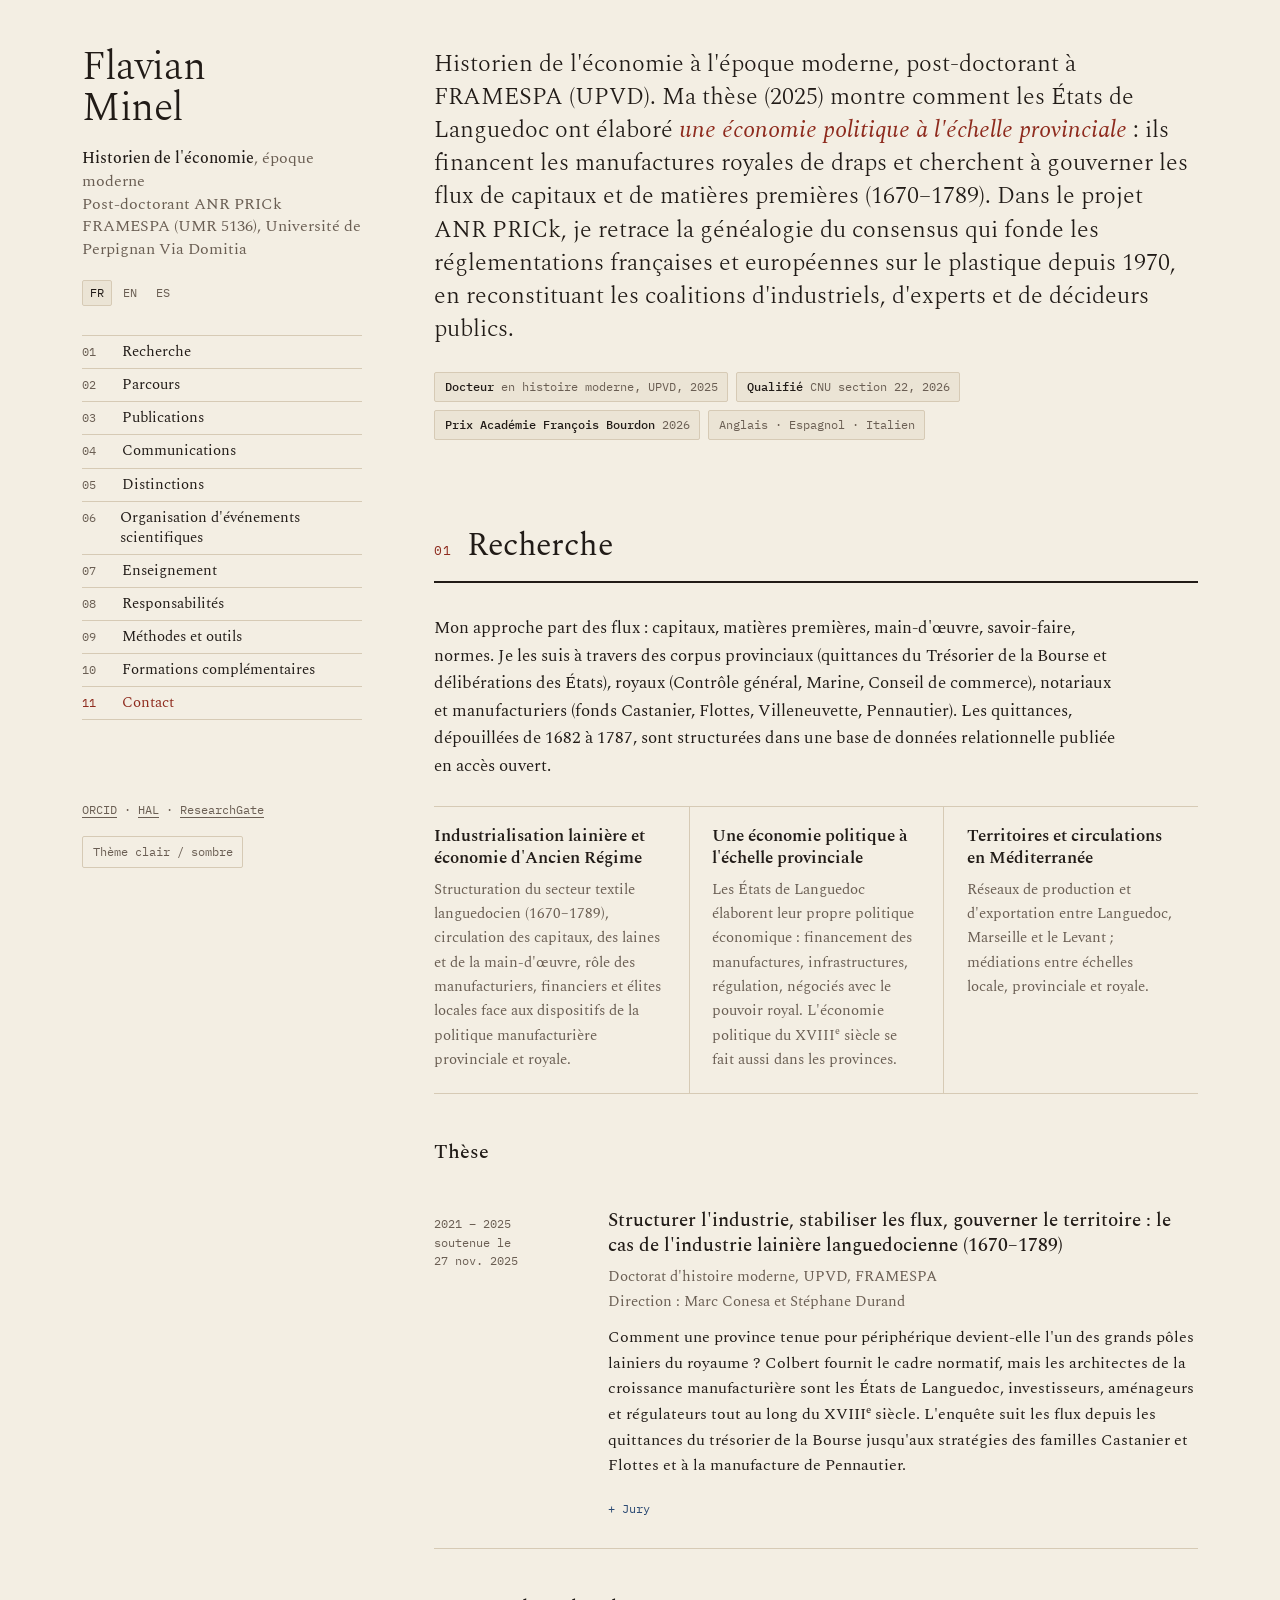
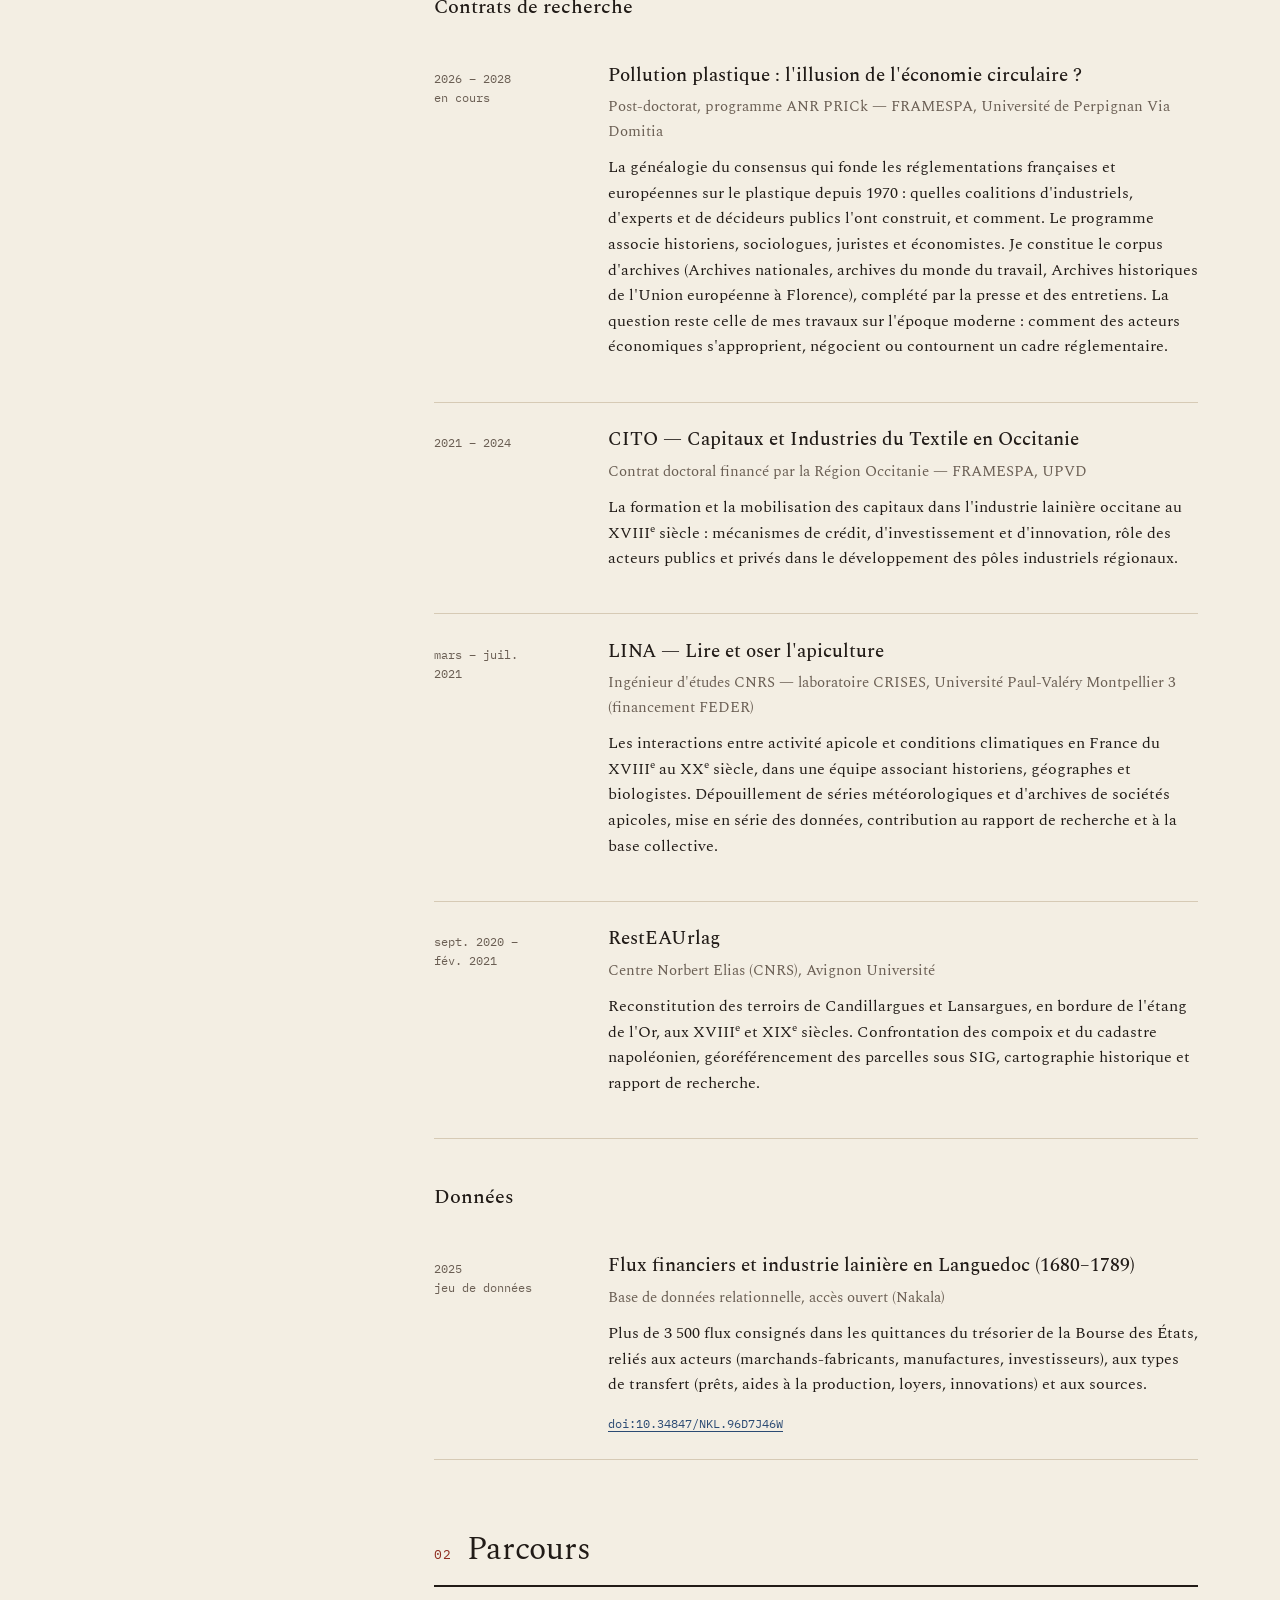
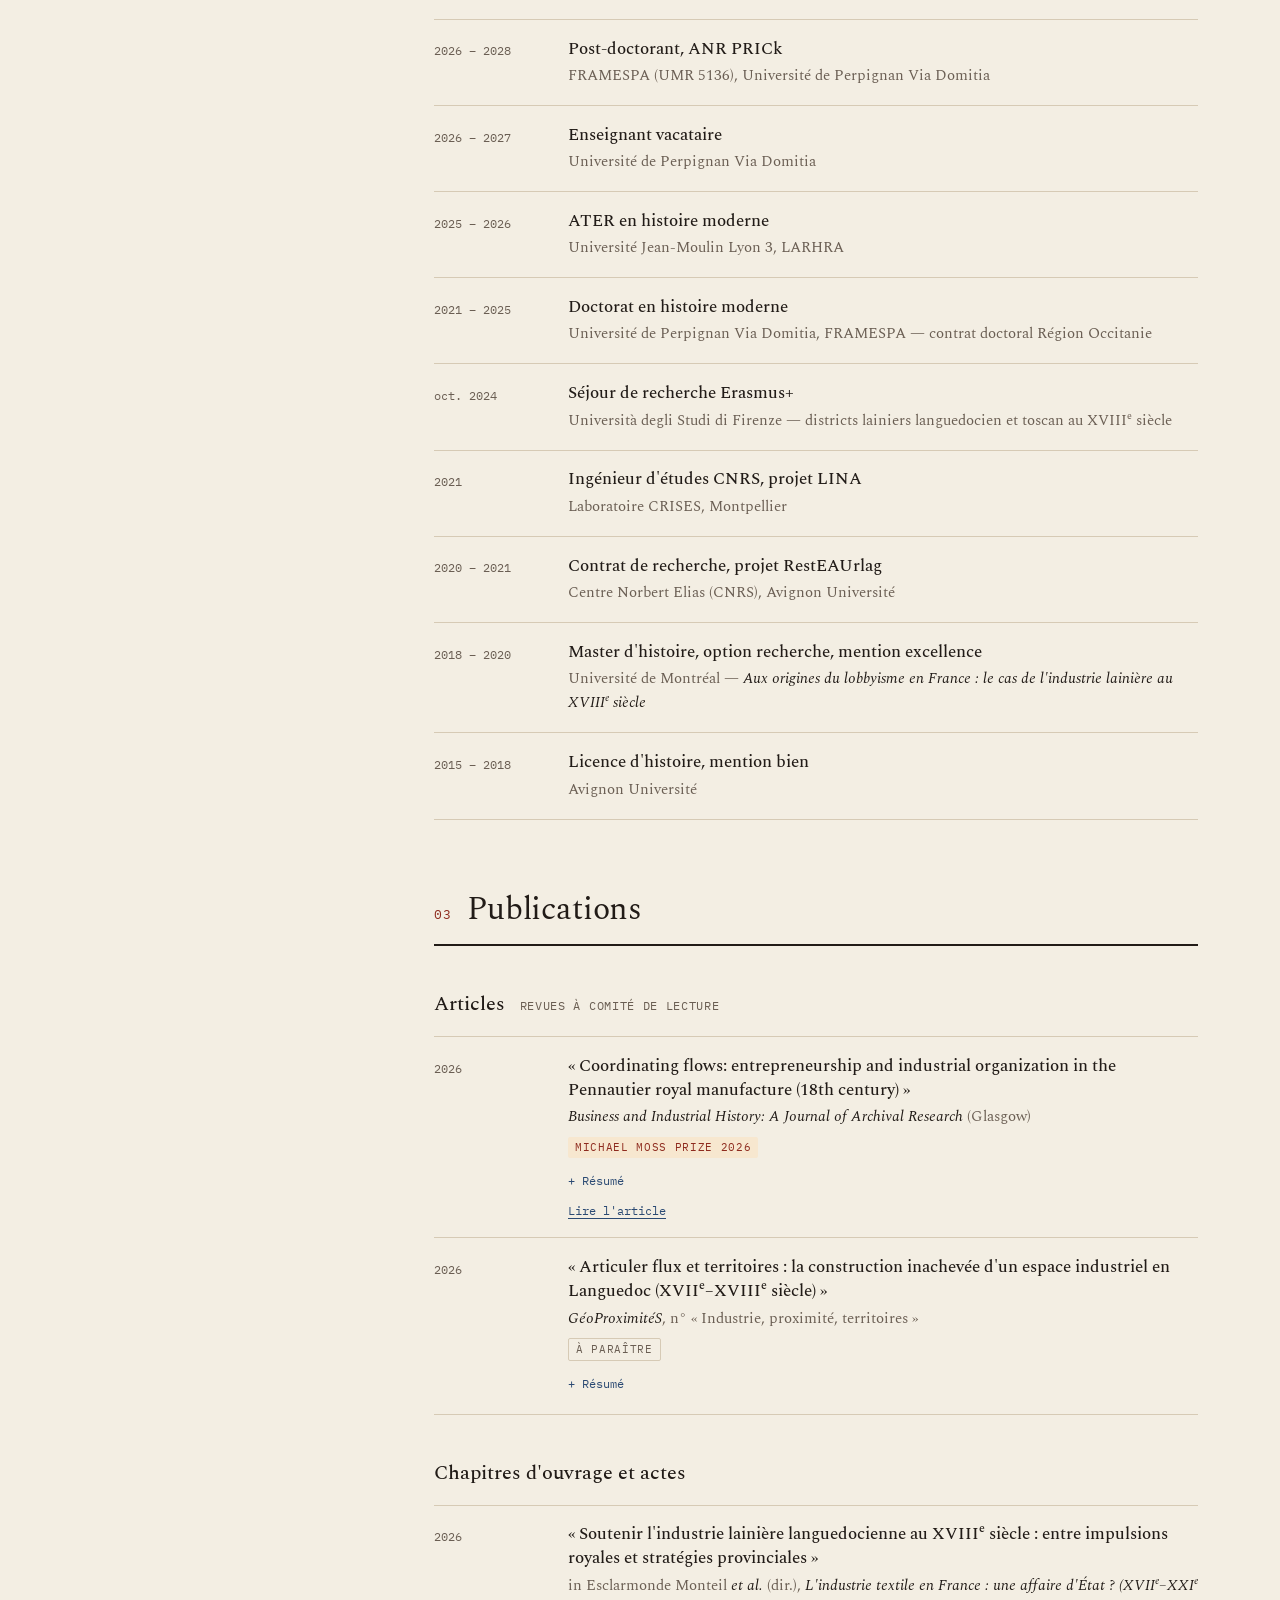
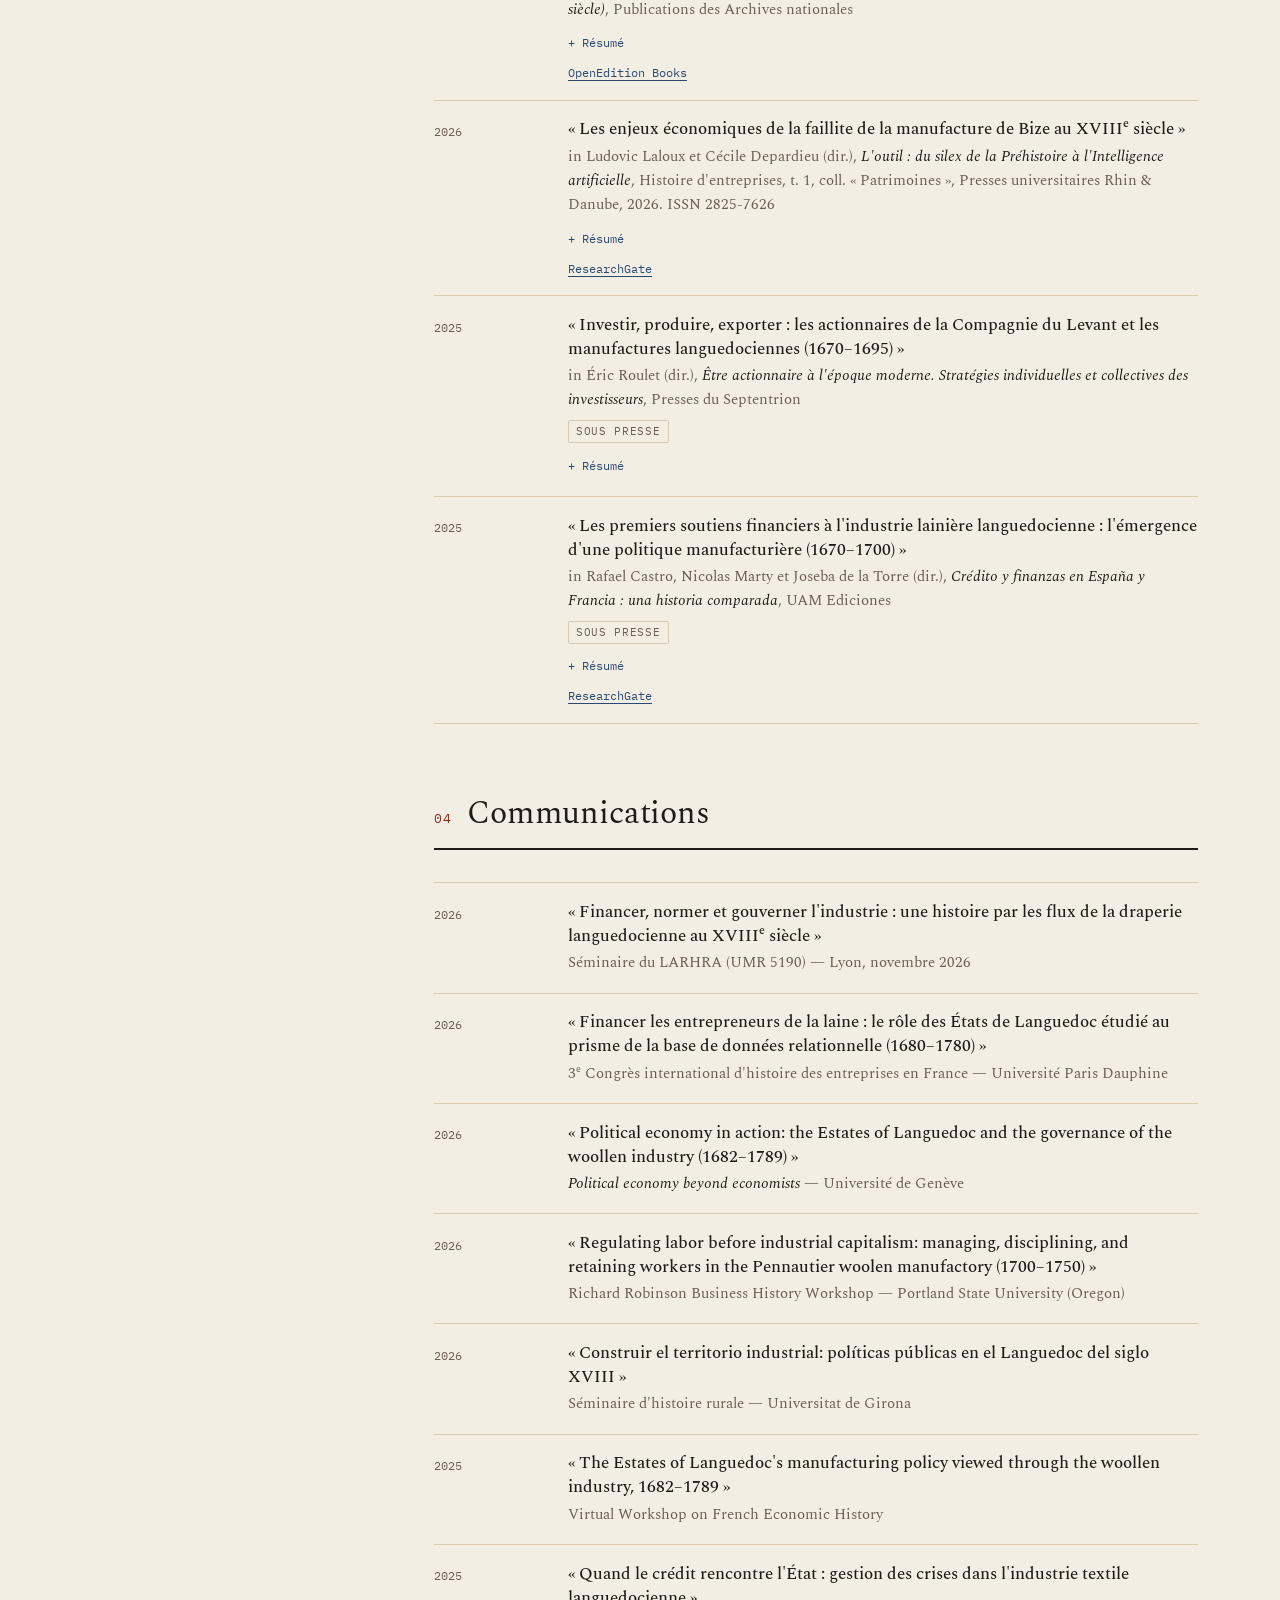
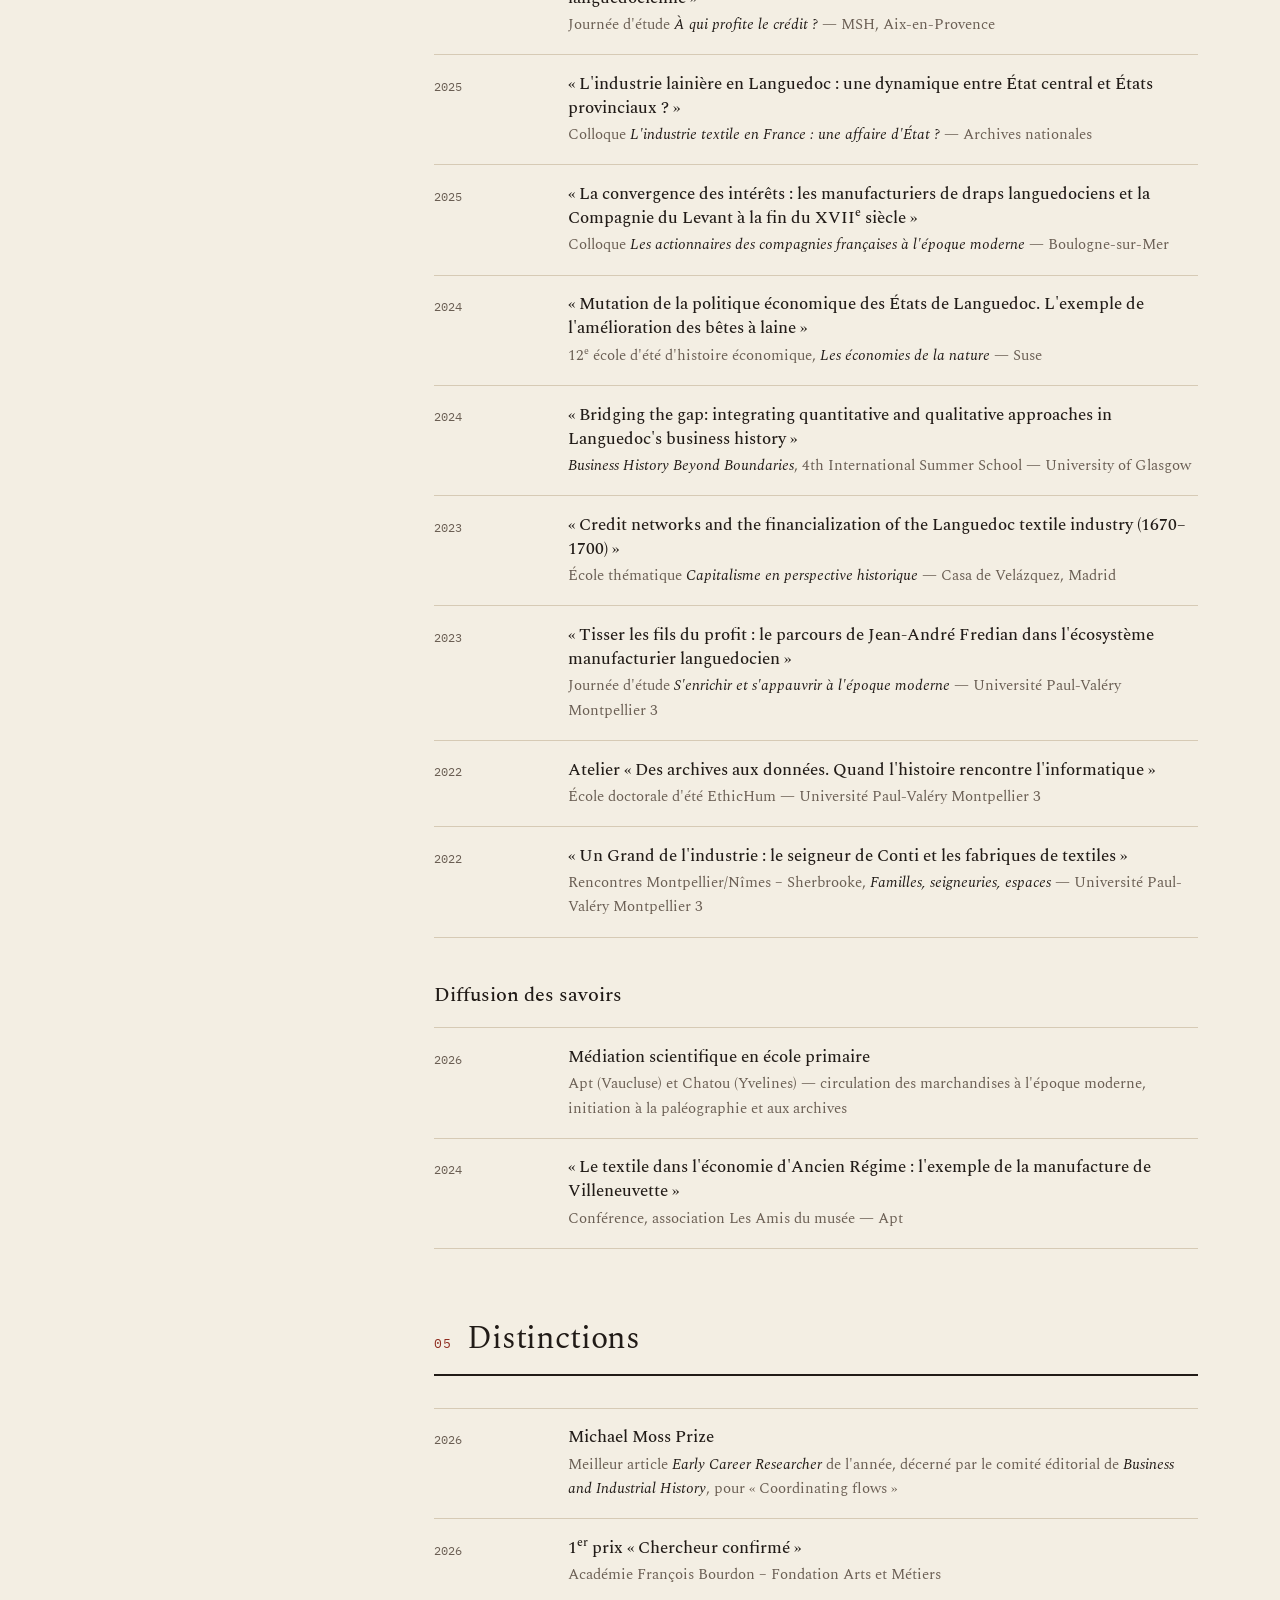
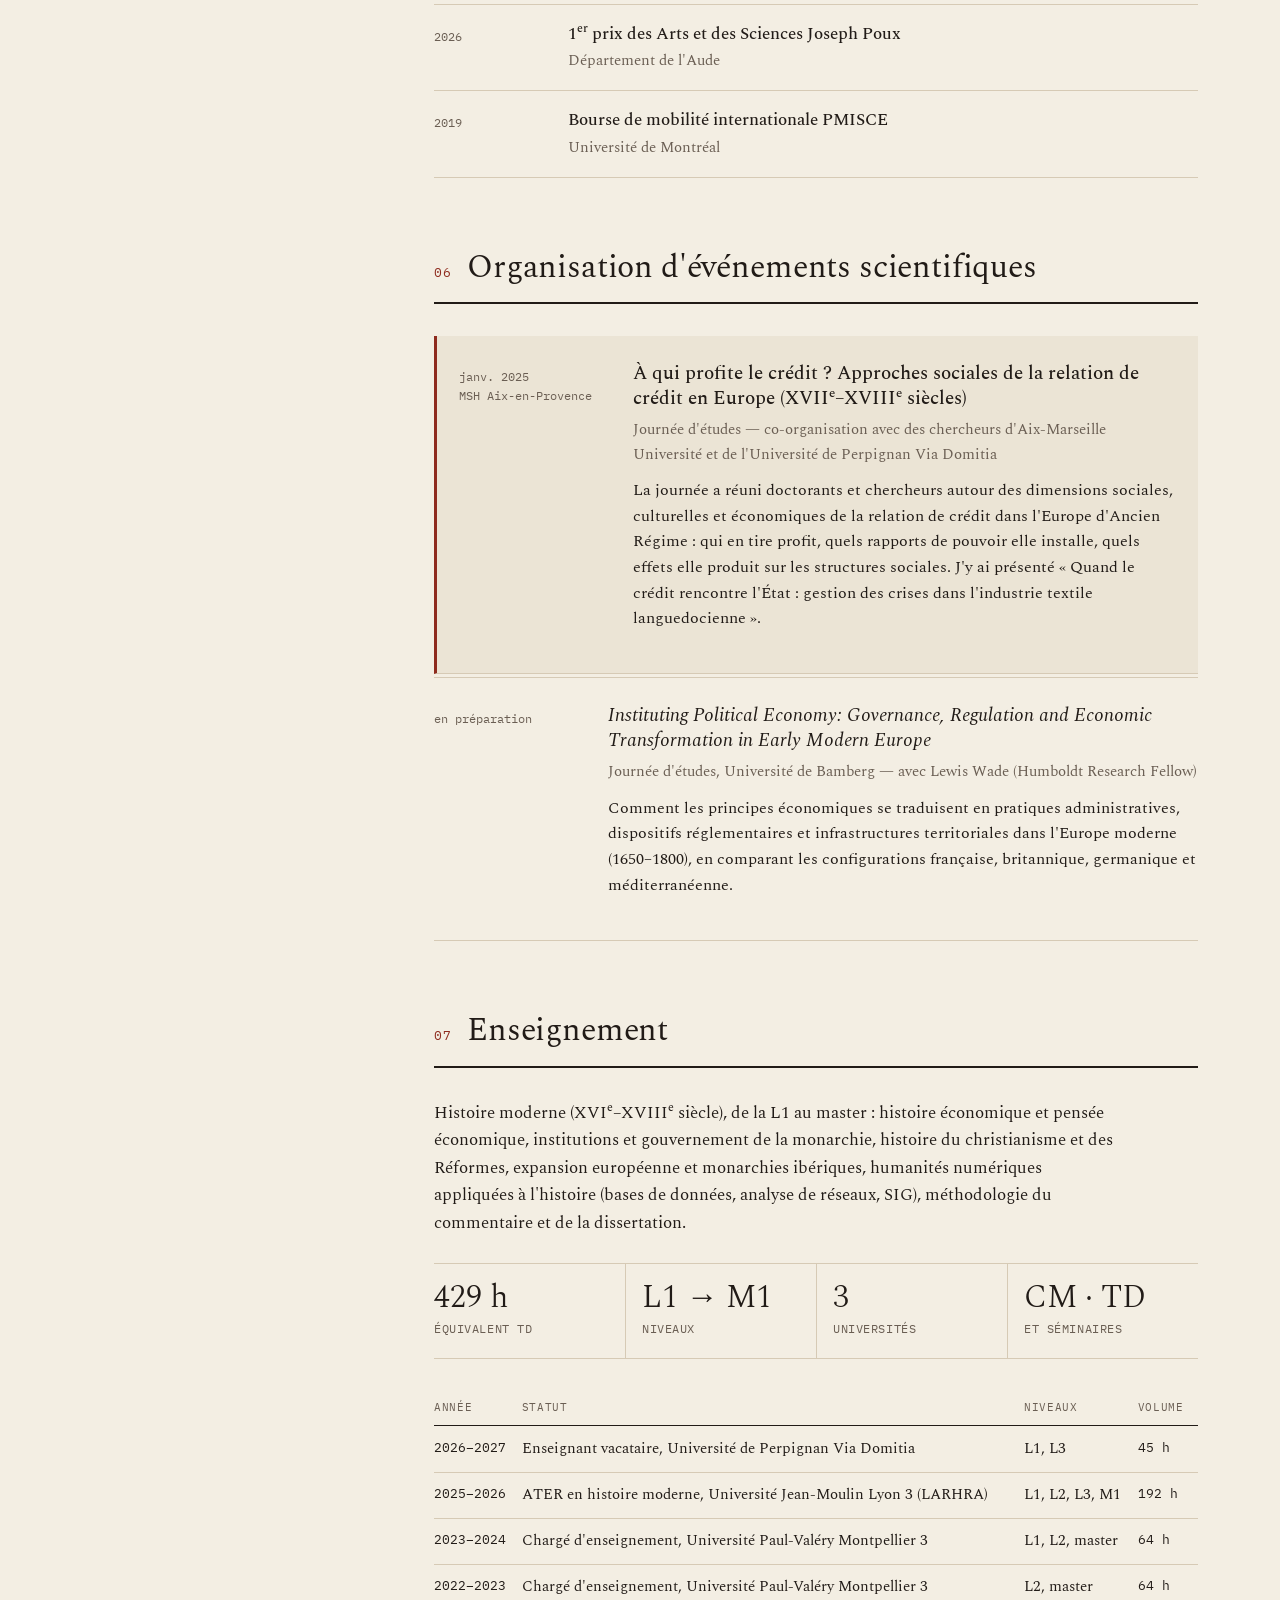
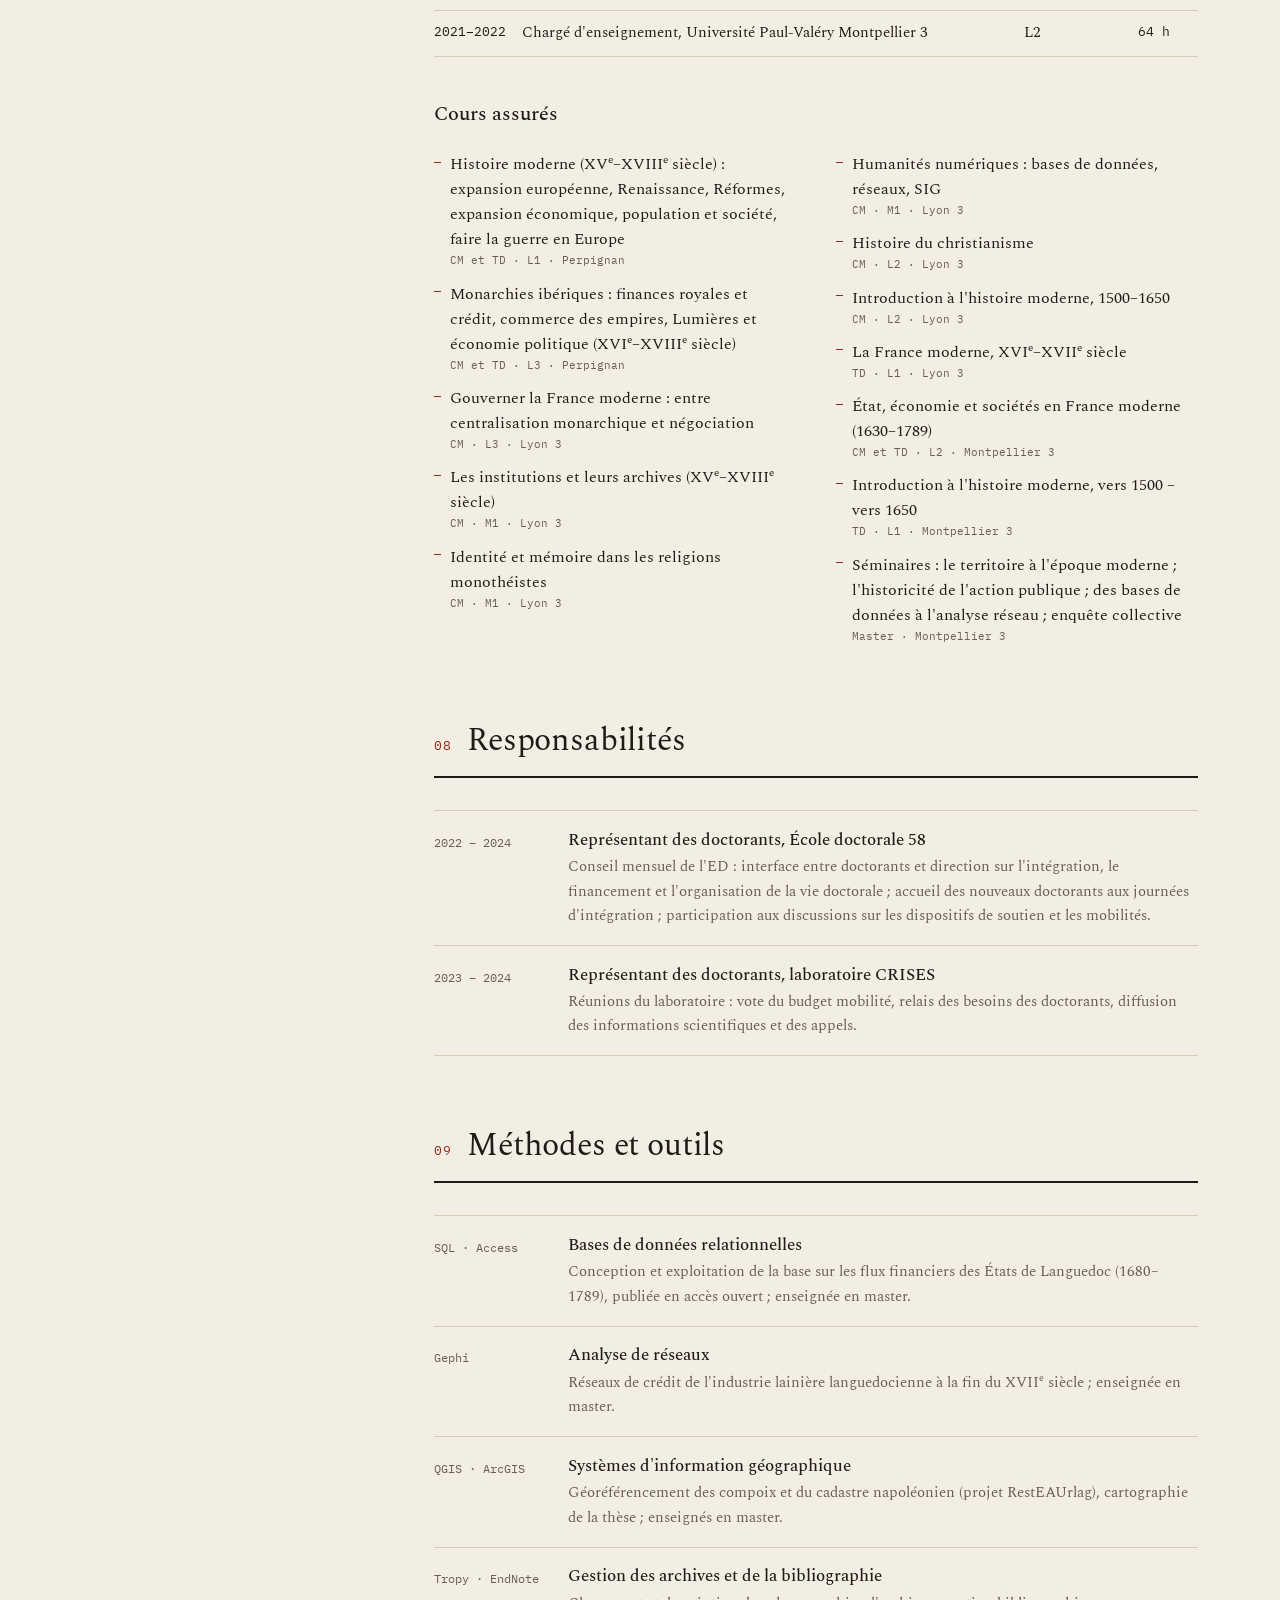
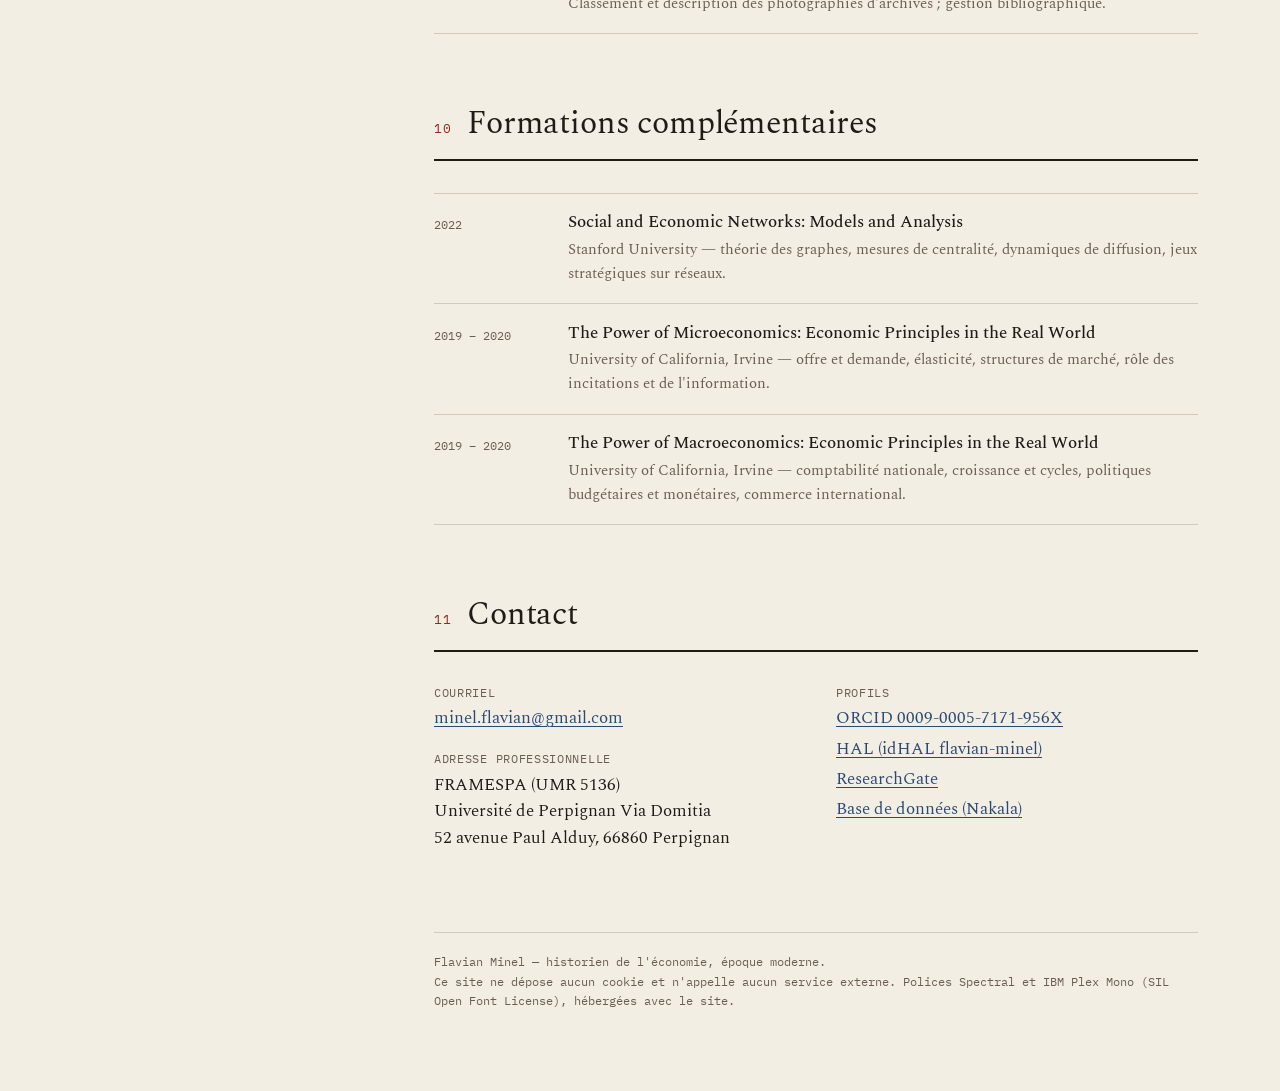
<file: index.html>
<!DOCTYPE html>
<html lang="fr">
<head>
<meta charset="utf-8">
<meta name="viewport" content="width=device-width, initial-scale=1">
<title>Flavian Minel — Historien de l'économie, époque moderne</title>
<meta name="description" content="Flavian Minel, docteur en histoire moderne, post-doctorant ANR PRICk (FRAMESPA, Université de Perpignan Via Domitia). Industrie lainière languedocienne, États de Languedoc, économie politique provinciale, régulation de l'économie circulaire.">
<link rel="canonical" href="https://flavian-minel.fr/">
<link rel="alternate" hreflang="fr" href="https://flavian-minel.fr/">
<link rel="alternate" hreflang="en" href="https://flavian-minel.fr/en/">
<link rel="alternate" hreflang="es" href="https://flavian-minel.fr/es/">
<link rel="alternate" hreflang="x-default" href="https://flavian-minel.fr/">
<meta name="theme-color" content="#f3eee3">
<link rel="stylesheet" href="assets/site.css">
<script>
(function(){try{var t=localStorage.getItem('theme');if(t)document.documentElement.setAttribute('data-theme',t);}catch(e){}})();
</script>
</head>
<body>
<a class="skip" href="#contenu">Aller au contenu</a>
<div class="wrap">

<aside>
  <p class="name"><a href="#">Flavian<br>Minel</a></p>
  <p class="role"><b>Historien de l'économie</b>, époque moderne<br>Post-doctorant ANR PRICk<br>FRAMESPA (UMR 5136), Université de Perpignan Via Domitia</p>
  <div class="lang" aria-label="Langue du site">
    <a href="index.html" lang="fr" hreflang="fr" aria-current="page">FR</a>
    <a href="en/index.html" lang="en" hreflang="en">EN</a>
    <a href="es/index.html" lang="es" hreflang="es">ES</a>
  </div>
  <nav aria-label="Sections">
    <ol>
      <li><a href="#recherche"><span>01</span>Recherche</a></li>
      <li><a href="#parcours"><span>02</span>Parcours</a></li>
      <li><a href="#publications"><span>03</span>Publications</a></li>
      <li><a href="#communications"><span>04</span>Communications</a></li>
      <li><a href="#distinctions"><span>05</span>Distinctions</a></li>
      <li><a href="#organisation"><span>06</span>Organisation d'événements scientifiques</a></li>
      <li><a href="#enseignement"><span>07</span>Enseignement</a></li>
      <li><a href="#responsabilites"><span>08</span>Responsabilités</a></li>
      <li><a href="#methodes"><span>09</span>Méthodes et outils</a></li>
      <li><a href="#formations"><span>10</span>Formations complémentaires</a></li>
      <li><a href="#contact"><span>11</span>Contact</a></li>
    </ol>
  </nav>
  <button class="theme-btn mobile-theme" type="button" data-theme-toggle>Thème clair / sombre</button>
  <div class="aside-foot">
    <a href="https://orcid.org/0009-0005-7171-956X">ORCID</a> ·
    <a href="https://hal.science/search/index/?q=%2A&amp;authIdHal_s=flavian-minel">HAL</a> ·
    <a href="https://www.researchgate.net/profile/Flavian-Minel">ResearchGate</a><br>
    <button class="theme-btn" type="button" data-theme-toggle>Thème clair / sombre</button>
  </div>
</aside>

<main id="contenu">
  <p class="lede">Historien de l'économie à l'époque moderne, post-doctorant à FRAMESPA (UPVD). Ma thèse (2025) montre comment les États de Languedoc ont élaboré <em>une économie politique à l'échelle provinciale</em>&nbsp;: ils financent les manufactures royales de draps et cherchent à gouverner les flux de capitaux et de matières premières (1670–1789). Dans le projet ANR PRICk, je retrace la généalogie du consensus qui fonde les réglementations françaises et européennes sur le plastique depuis 1970, en reconstituant les coalitions d'industriels, d'experts et de décideurs publics.</p>
  <ul class="facts">
    <li><b>Docteur</b> en histoire moderne, UPVD, 2025</li>
    <li><b>Qualifié</b> CNU section 22, 2026</li>
    <li><b>Prix Académie François Bourdon</b> 2026</li>
    <li>Anglais · Espagnol · Italien</li>
  </ul>

  <section id="recherche" aria-labelledby="h-recherche">
    <div class="sec-head"><span class="num">01</span><h2 id="h-recherche">Recherche</h2></div>
    <p>Mon approche part des flux&nbsp;: capitaux, matières premières, main-d'œuvre, savoir-faire, normes. Je les suis à travers des corpus provinciaux (quittances du Trésorier de la Bourse et délibérations des États), royaux (Contrôle général, Marine, Conseil de commerce), notariaux et manufacturiers (fonds Castanier, Flottes, Villeneuvette, Pennautier). Les quittances, dépouillées de 1682 à 1787, sont structurées dans une base de données relationnelle publiée en accès ouvert.</p>
    <div class="axes">
      <div class="axe">
        <h4>Industrialisation lainière et économie d'Ancien Régime</h4>
        <p>Structuration du secteur textile languedocien (1670–1789), circulation des capitaux, des laines et de la main-d'œuvre, rôle des manufacturiers, financiers et élites locales face aux dispositifs de la politique manufacturière provinciale et royale.</p>
      </div>
      <div class="axe">
        <h4>Une économie politique à l'échelle provinciale</h4>
        <p>Les États de Languedoc élaborent leur propre politique économique&nbsp;: financement des manufactures, infrastructures, régulation, négociés avec le pouvoir royal. L'économie politique du XVIII<sup>e</sup> siècle se fait aussi dans les provinces.</p>
      </div>
      <div class="axe">
        <h4>Territoires et circulations en Méditerranée</h4>
        <p>Réseaux de production et d'exportation entre Languedoc, Marseille et le Levant&nbsp;; médiations entre échelles locale, provinciale et royale.</p>
      </div>
    </div>

    <h3>Thèse</h3>
    <div class="project">
      <div class="when">2021 – 2025<br>soutenue le 27&nbsp;nov.&nbsp;2025</div>
      <div>
        <h4>Structurer l'industrie, stabiliser les flux, gouverner le territoire&nbsp;: le cas de l'industrie lainière languedocienne (1670–1789)</h4>
        <p class="where">Doctorat d'histoire moderne, UPVD, FRAMESPA<br>Direction&nbsp;: Marc Conesa et Stéphane Durand</p>
        <p>Comment une province tenue pour périphérique devient-elle l'un des grands pôles lainiers du royaume&nbsp;? Colbert fournit le cadre normatif, mais les architectes de la croissance manufacturière sont les États de Languedoc, investisseurs, aménageurs et régulateurs tout au long du XVIII<sup>e</sup> siècle. L'enquête suit les flux depuis les quittances du trésorier de la Bourse jusqu'aux stratégies des familles Castanier et Flottes et à la manufacture de Pennautier.</p>
        <details>
          <summary>Jury</summary>
          <p>Marc Conesa (directeur), Stéphane Durand (co-directeur), Natacha Coquery (rapporteure), Mary O'Sullivan (rapporteure), Anne Conchon (examinatrice), Nicolas Marty (examinateur), Jean-Michel Minovez (président).</p>
        </details>
      </div>
    </div>

    <h3>Contrats de recherche</h3>
    <div class="project">
      <div class="when">2026 – 2028<br>en cours</div>
      <div>
        <h4>Pollution plastique&nbsp;: l'illusion de l'économie circulaire&nbsp;?</h4>
        <p class="where">Post-doctorat, programme ANR PRICk — FRAMESPA, Université de Perpignan Via Domitia</p>
        <p>La généalogie du consensus qui fonde les réglementations françaises et européennes sur le plastique depuis 1970&nbsp;: quelles coalitions d'industriels, d'experts et de décideurs publics l'ont construit, et comment. Le programme associe historiens, sociologues, juristes et économistes. Je constitue le corpus d'archives (Archives nationales, archives du monde du travail, Archives historiques de l'Union européenne à Florence), complété par la presse et des entretiens. La question reste celle de mes travaux sur l'époque moderne&nbsp;: comment des acteurs économiques s'approprient, négocient ou contournent un cadre réglementaire.</p>
      </div>
    </div>
    <div class="project">
      <div class="when">2021 – 2024</div>
      <div>
        <h4>CITO — Capitaux et Industries du Textile en Occitanie</h4>
        <p class="where">Contrat doctoral financé par la Région Occitanie — FRAMESPA, UPVD</p>
        <p>La formation et la mobilisation des capitaux dans l'industrie lainière occitane au XVIII<sup>e</sup> siècle&nbsp;: mécanismes de crédit, d'investissement et d'innovation, rôle des acteurs publics et privés dans le développement des pôles industriels régionaux.</p>
      </div>
    </div>
    <div class="project">
      <div class="when">mars – juil.<br>2021</div>
      <div>
        <h4>LINA — Lire et oser l'apiculture</h4>
        <p class="where">Ingénieur d'études CNRS — laboratoire CRISES, Université Paul-Valéry Montpellier 3 (financement FEDER)</p>
        <p>Les interactions entre activité apicole et conditions climatiques en France du XVIII<sup>e</sup> au XX<sup>e</sup> siècle, dans une équipe associant historiens, géographes et biologistes. Dépouillement de séries météorologiques et d'archives de sociétés apicoles, mise en série des données, contribution au rapport de recherche et à la base collective.</p>
      </div>
    </div>
    <div class="project">
      <div class="when">sept. 2020 –<br>fév. 2021</div>
      <div>
        <h4>RestEAUrlag</h4>
        <p class="where">Centre Norbert Elias (CNRS), Avignon Université</p>
        <p>Reconstitution des terroirs de Candillargues et Lansargues, en bordure de l'étang de l'Or, aux XVIII<sup>e</sup> et XIX<sup>e</sup> siècles. Confrontation des compoix et du cadastre napoléonien, géoréférencement des parcelles sous SIG, cartographie historique et rapport de recherche.</p>
      </div>
    </div>

    <h3>Données</h3>
    <div class="project">
      <div class="when">2025<br>jeu de données</div>
      <div>
        <h4>Flux financiers et industrie lainière en Languedoc (1680–1789)</h4>
        <p class="where">Base de données relationnelle, accès ouvert (Nakala)</p>
        <p>Plus de 3&nbsp;500 flux consignés dans les quittances du trésorier de la Bourse des États, reliés aux acteurs (marchands-fabricants, manufactures, investisseurs), aux types de transfert (prêts, aides à la production, loyers, innovations) et aux sources.</p>
        <div class="links"><a href="https://doi.org/10.34847/NKL.96D7J46W">doi:10.34847/NKL.96D7J46W</a></div>
      </div>
    </div>
  </section>

  <section id="parcours" aria-labelledby="h-parc">
    <div class="sec-head"><span class="num">02</span><h2 id="h-parc">Parcours</h2></div>
    <ul class="inv">
      <li><div class="when">2026 – 2028</div><div><div class="t">Post-doctorant, ANR PRICk</div><div class="m">FRAMESPA (UMR 5136), Université de Perpignan Via Domitia</div></div></li>
      <li><div class="when">2026 – 2027</div><div><div class="t">Enseignant vacataire</div><div class="m">Université de Perpignan Via Domitia</div></div></li>
      <li><div class="when">2025 – 2026</div><div><div class="t">ATER en histoire moderne</div><div class="m">Université Jean-Moulin Lyon 3, LARHRA</div></div></li>
      <li><div class="when">2021 – 2025</div><div><div class="t">Doctorat en histoire moderne</div><div class="m">Université de Perpignan Via Domitia, FRAMESPA — contrat doctoral Région Occitanie</div></div></li>
      <li><div class="when">oct. 2024</div><div><div class="t">Séjour de recherche Erasmus+</div><div class="m">Università degli Studi di Firenze — districts lainiers languedocien et toscan au XVIII<sup>e</sup> siècle</div></div></li>
      <li><div class="when">2021</div><div><div class="t">Ingénieur d'études CNRS, projet LINA</div><div class="m">Laboratoire CRISES, Montpellier</div></div></li>
      <li><div class="when">2020 – 2021</div><div><div class="t">Contrat de recherche, projet RestEAUrlag</div><div class="m">Centre Norbert Elias (CNRS), Avignon Université</div></div></li>
      <li><div class="when">2018 – 2020</div><div><div class="t">Master d'histoire, option recherche, mention excellence</div><div class="m">Université de Montréal — <i>Aux origines du lobbyisme en France&nbsp;: le cas de l'industrie lainière au XVIII<sup>e</sup> siècle</i></div></div></li>
      <li><div class="when">2015 – 2018</div><div><div class="t">Licence d'histoire, mention bien</div><div class="m">Avignon Université</div></div></li>
    </ul>

  </section>

  <section id="publications" aria-labelledby="h-pub">
    <div class="sec-head"><span class="num">03</span><h2 id="h-pub">Publications</h2></div>

    <h3>Articles <span class="tag">revues à comité de lecture</span></h3>
    <ul class="inv">
      <li>
        <div class="when">2026</div>
        <div>
          <div class="t">« Coordinating flows: entrepreneurship and industrial organization in the Pennautier royal manufacture (18th century) »</div>
          <div class="m"><i>Business and Industrial History: A Journal of Archival Research</i> (Glasgow)</div>
          <span class="badge">Michael Moss Prize 2026</span>
          <details><summary>Résumé</summary><p>À partir des archives privées de la manufacture royale de Pennautier, l'article interroge la notion d'entrepreneur à l'époque moderne. L'activité entrepreneuriale y apparaît comme la capacité à coordonner des flux hétérogènes (capitaux, matières premières, travail, exportations) dans un environnement institutionnel contraint.</p></details>
          <div class="links"><a href="https://journals.gla.ac.uk/bih/issue/view/36/74">Lire l'article</a></div>
        </div>
      </li>
      <li>
        <div class="when">2026</div>
        <div>
          <div class="t">« Articuler flux et territoires&nbsp;: la construction inachevée d'un espace industriel en Languedoc (XVII<sup>e</sup>–XVIII<sup>e</sup> siècle) »</div>
          <div class="m"><i>GéoProximitéS</i>, n° « Industrie, proximité, territoires »</div>
          <span class="badge soon">À paraître</span>
          <details><summary>Résumé</summary><p>Les États de Languedoc agissent efficacement sur la proximité géographique (subsides, infrastructures, substitution aux importations), mais les flux décisifs — crédit marseillais, laine castillane, pratiques tinctoriales — reposent sur des proximités organisées qui leur échappent.</p></details>
        </div>
      </li>
    </ul>

    <h3>Chapitres d'ouvrage et actes</h3>
    <ul class="inv">
      <li>
        <div class="when">2026</div>
        <div>
          <div class="t">« Soutenir l'industrie lainière languedocienne au XVIII<sup>e</sup> siècle&nbsp;: entre impulsions royales et stratégies provinciales »</div>
          <div class="m">in Esclarmonde Monteil <i>et al.</i> (dir.), <i>L'industrie textile en France&nbsp;: une affaire d'État&nbsp;? (XVII<sup>e</sup>–XXI<sup>e</sup> siècle)</i>, Publications des Archives nationales</div>
          <details><summary>Résumé</summary><p>L'assemblée provinciale ne se contente pas de relayer les injonctions royales&nbsp;: elle élabore une politique économique propre, fondée sur les prêts, les subventions et les primes à l'exportation. Les politiques manufacturières sont co-construites entre le centre et la province.</p></details>
          <div class="links"><a href="https://books.openedition.org/pan/8025">OpenEdition Books</a></div>
        </div>
      </li>
      <li>
        <div class="when">2026</div>
        <div>
          <div class="t">« Les enjeux économiques de la faillite de la manufacture de Bize au XVIII<sup>e</sup> siècle »</div>
          <div class="m">in Ludovic Laloux et Cécile Depardieu (dir.), <i>L'outil&nbsp;: du silex de la Préhistoire à l'Intelligence artificielle</i>, Histoire d'entreprises, t.&nbsp;1, coll. « Patrimoines », Presses universitaires Rhin &amp; Danube, 2026. ISSN&nbsp;2825-7626</div>
          <details><summary>Résumé</summary><p>La faillite de la manufacture de Bize en 1732 sert de révélateur des fragilités du système manufacturier languedocien et des tensions entre initiative entrepreneuriale et intervention provinciale.</p></details>
          <div class="links"><a href="https://www.researchgate.net/profile/Flavian-Minel">ResearchGate</a></div>
        </div>
      </li>
      <li>
        <div class="when">2025</div>
        <div>
          <div class="t">« Investir, produire, exporter&nbsp;: les actionnaires de la Compagnie du Levant et les manufactures languedociennes (1670–1695) »</div>
          <div class="m">in Éric Roulet (dir.), <i>Être actionnaire à l'époque moderne. Stratégies individuelles et collectives des investisseurs</i>, Presses du Septentrion</div>
          <span class="badge soon">Sous presse</span>
          <details><summary>Résumé</summary><p>Les trajectoires de Pennautier, Fredian et Magy montrent comment des investisseurs privés articulent capitaux, réseaux institutionnels et soutiens publics pour relier les manufactures drapières aux circuits d'exportation méditerranéens&nbsp;: un « capitalisme d'interface » de la fin du XVII<sup>e</sup> siècle.</p></details>
        </div>
      </li>
      <li>
        <div class="when">2025</div>
        <div>
          <div class="t">« Les premiers soutiens financiers à l'industrie lainière languedocienne&nbsp;: l'émergence d'une politique manufacturière (1670–1700) »</div>
          <div class="m">in Rafael Castro, Nicolas Marty et Joseba de la Torre (dir.), <i>Crédito y finanzas en España y Francia&nbsp;: una historia comparada</i>, UAM Ediciones</div>
          <span class="badge soon">Sous presse</span>
          <details><summary>Résumé</summary><p>Prêts, subventions et primes à l'exportation accordés à Saptes et Villeneuvette&nbsp;: les premiers jalons d'une action économique structurée à l'échelle provinciale, au-delà des seules exigences colbertistes.</p></details>
          <div class="links"><a href="https://www.researchgate.net/profile/Flavian-Minel">ResearchGate</a></div>
        </div>
      </li>
    </ul>
  </section>

  <section id="communications" aria-labelledby="h-com">
    <div class="sec-head"><span class="num">04</span><h2 id="h-com">Communications</h2></div>
    <ul class="inv">
      <li><div class="when">2026</div><div>
        <div class="t">« Financer, normer et gouverner l'industrie&nbsp;: une histoire par les flux de la draperie languedocienne au XVIII<sup>e</sup> siècle »</div>
        <div class="m">Séminaire du LARHRA (UMR 5190) — Lyon, novembre 2026</div></div></li>
      <li><div class="when">2026</div><div>
        <div class="t">« Financer les entrepreneurs de la laine&nbsp;: le rôle des États de Languedoc étudié au prisme de la base de données relationnelle (1680–1780) »</div>
        <div class="m">3<sup>e</sup> Congrès international d'histoire des entreprises en France — Université Paris Dauphine</div></div></li>
      <li><div class="when">2026</div><div>
        <div class="t">« Political economy in action: the Estates of Languedoc and the governance of the woollen industry (1682–1789) »</div>
        <div class="m"><i>Political economy beyond economists</i> — Université de Genève</div></div></li>
      <li><div class="when">2026</div><div>
        <div class="t">« Regulating labor before industrial capitalism: managing, disciplining, and retaining workers in the Pennautier woolen manufactory (1700–1750) »</div>
        <div class="m">Richard Robinson Business History Workshop — Portland State University (Oregon)</div></div></li>
      <li><div class="when">2026</div><div>
        <div class="t">« Construir el territorio industrial: políticas públicas en el Languedoc del siglo XVIII »</div>
        <div class="m">Séminaire d'histoire rurale — Universitat de Girona</div></div></li>
      <li><div class="when">2025</div><div>
        <div class="t">« The Estates of Languedoc's manufacturing policy viewed through the woollen industry, 1682–1789 »</div>
        <div class="m">Virtual Workshop on French Economic History</div></div></li>
      <li><div class="when">2025</div><div>
        <div class="t">« Quand le crédit rencontre l'État&nbsp;: gestion des crises dans l'industrie textile languedocienne »</div>
        <div class="m">Journée d'étude <i>À qui profite le crédit&nbsp;?</i> — MSH, Aix-en-Provence</div></div></li>
      <li><div class="when">2025</div><div>
        <div class="t">« L'industrie lainière en Languedoc&nbsp;: une dynamique entre État central et États provinciaux&nbsp;? »</div>
        <div class="m">Colloque <i>L'industrie textile en France&nbsp;: une affaire d'État&nbsp;?</i> — Archives nationales</div></div></li>
      <li><div class="when">2025</div><div>
        <div class="t">« La convergence des intérêts&nbsp;: les manufacturiers de draps languedociens et la Compagnie du Levant à la fin du XVII<sup>e</sup> siècle »</div>
        <div class="m">Colloque <i>Les actionnaires des compagnies françaises à l'époque moderne</i> — Boulogne-sur-Mer</div></div></li>
      <li><div class="when">2024</div><div>
        <div class="t">« Mutation de la politique économique des États de Languedoc. L'exemple de l'amélioration des bêtes à laine »</div>
        <div class="m">12<sup>e</sup> école d'été d'histoire économique, <i>Les économies de la nature</i> — Suse</div></div></li>
      <li><div class="when">2024</div><div>
        <div class="t">« Bridging the gap: integrating quantitative and qualitative approaches in Languedoc's business history »</div>
        <div class="m"><i>Business History Beyond Boundaries</i>, 4th International Summer School — University of Glasgow</div></div></li>
      <li><div class="when">2023</div><div>
        <div class="t">« Credit networks and the financialization of the Languedoc textile industry (1670–1700) »</div>
        <div class="m">École thématique <i>Capitalisme en perspective historique</i> — Casa de Velázquez, Madrid</div></div></li>
      <li><div class="when">2023</div><div>
        <div class="t">« Tisser les fils du profit&nbsp;: le parcours de Jean-André Fredian dans l'écosystème manufacturier languedocien »</div>
        <div class="m">Journée d'étude <i>S'enrichir et s'appauvrir à l'époque moderne</i> — Université Paul-Valéry Montpellier 3</div></div></li>
      <li><div class="when">2022</div><div>
        <div class="t">Atelier « Des archives aux données. Quand l'histoire rencontre l'informatique »</div>
        <div class="m">École doctorale d'été EthicHum — Université Paul-Valéry Montpellier 3</div></div></li>
      <li><div class="when">2022</div><div>
        <div class="t">« Un Grand de l'industrie&nbsp;: le seigneur de Conti et les fabriques de textiles »</div>
        <div class="m">Rencontres Montpellier/Nîmes – Sherbrooke, <i>Familles, seigneuries, espaces</i> — Université Paul-Valéry Montpellier 3</div></div></li>
    </ul>

    <h3>Diffusion des savoirs</h3>
    <ul class="inv">
      <li><div class="when">2026</div><div>
        <div class="t">Médiation scientifique en école primaire</div>
        <div class="m">Apt (Vaucluse) et Chatou (Yvelines) — circulation des marchandises à l'époque moderne, initiation à la paléographie et aux archives</div></div></li>
      <li><div class="when">2024</div><div>
        <div class="t">« Le textile dans l'économie d'Ancien Régime&nbsp;: l'exemple de la manufacture de Villeneuvette »</div>
        <div class="m">Conférence, association Les Amis du musée — Apt</div></div></li>
    </ul>
  </section>

  <section id="distinctions" aria-labelledby="h-distinctions">
    <div class="sec-head"><span class="num">05</span><h2 id="h-distinctions">Distinctions</h2></div>
    <ul class="inv">
      <li><div class="when">2026</div><div><div class="t">Michael Moss Prize</div><div class="m">Meilleur article <i>Early Career Researcher</i> de l'année, décerné par le comité éditorial de <i>Business and Industrial History</i>, pour «&nbsp;Coordinating flows&nbsp;»</div></div></li>
      <li><div class="when">2026</div><div><div class="t">1<sup>er</sup> prix « Chercheur confirmé »</div><div class="m">Académie François Bourdon – Fondation Arts et Métiers</div></div></li>
      <li><div class="when">2026</div><div><div class="t">1<sup>er</sup> prix des Arts et des Sciences Joseph Poux</div><div class="m">Département de l'Aude</div></div></li>
      <li><div class="when">2019</div><div><div class="t">Bourse de mobilité internationale PMISCE</div><div class="m">Université de Montréal</div></div></li>
    </ul>
  </section>

  <section id="organisation" aria-labelledby="h-organisation">
    <div class="sec-head"><span class="num">06</span><h2 id="h-organisation">Organisation d'événements scientifiques</h2></div>
    <div class="project feature">
      <div class="when">janv. 2025<br>MSH Aix-en-Provence</div>
      <div>
        <h4>À qui profite le crédit&nbsp;? Approches sociales de la relation de crédit en Europe (XVII<sup>e</sup>–XVIII<sup>e</sup> siècles)</h4>
        <p class="where">Journée d'études — co-organisation avec des chercheurs d'Aix-Marseille Université et de l'Université de Perpignan Via Domitia</p>
        <p>La journée a réuni doctorants et chercheurs autour des dimensions sociales, culturelles et économiques de la relation de crédit dans l'Europe d'Ancien Régime&nbsp;: qui en tire profit, quels rapports de pouvoir elle installe, quels effets elle produit sur les structures sociales. J'y ai présenté «&nbsp;Quand le crédit rencontre l'État&nbsp;: gestion des crises dans l'industrie textile languedocienne&nbsp;».</p>
      </div>
    </div>
    <div class="project">
      <div class="when">en préparation</div>
      <div>
        <h4><i>Instituting Political Economy: Governance, Regulation and Economic Transformation in Early Modern Europe</i></h4>
        <p class="where">Journée d'études, Université de Bamberg — avec Lewis Wade (Humboldt Research Fellow)</p>
        <p>Comment les principes économiques se traduisent en pratiques administratives, dispositifs réglementaires et infrastructures territoriales dans l'Europe moderne (1650–1800), en comparant les configurations française, britannique, germanique et méditerranéenne.</p>
      </div>
    </div>
  </section>

  <section id="enseignement" aria-labelledby="h-ens">
    <div class="sec-head"><span class="num">07</span><h2 id="h-ens">Enseignement</h2></div>
    <p>Histoire moderne (XVI<sup>e</sup>–XVIII<sup>e</sup> siècle), de la L1 au master&nbsp;: histoire économique et pensée économique, institutions et gouvernement de la monarchie, histoire du christianisme et des Réformes, expansion européenne et monarchies ibériques, humanités numériques appliquées à l'histoire (bases de données, analyse de réseaux, SIG), méthodologie du commentaire et de la dissertation.</p>
    <div class="stat-row">
      <div class="stat"><b>429&nbsp;h</b><span>équivalent TD</span></div>
      <div class="stat"><b>L1 → M1</b><span>niveaux</span></div>
      <div class="stat"><b>3</b><span>universités</span></div>
      <div class="stat"><b>CM · TD</b><span>et séminaires</span></div>
    </div>
    <table>
      <thead><tr><th>Année</th><th>Statut</th><th>Niveaux</th><th>Volume</th></tr></thead>
      <tbody>
        <tr><td class="n">2026–2027</td><td>Enseignant vacataire, Université de Perpignan Via Domitia</td><td>L1, L3</td><td class="n">45&nbsp;h</td></tr>
        <tr><td class="n">2025–2026</td><td>ATER en histoire moderne, Université Jean-Moulin Lyon 3 (LARHRA)</td><td>L1, L2, L3, M1</td><td class="n">192&nbsp;h</td></tr>
        <tr><td class="n">2023–2024</td><td>Chargé d'enseignement, Université Paul-Valéry Montpellier 3</td><td>L1, L2, master</td><td class="n">64&nbsp;h</td></tr>
        <tr><td class="n">2022–2023</td><td>Chargé d'enseignement, Université Paul-Valéry Montpellier 3</td><td>L2, master</td><td class="n">64&nbsp;h</td></tr>
        <tr><td class="n">2021–2022</td><td>Chargé d'enseignement, Université Paul-Valéry Montpellier 3</td><td>L2</td><td class="n">64&nbsp;h</td></tr>
      </tbody>
    </table>

    <h3>Cours assurés</h3>
    <ul class="courses">
      <li>Histoire moderne (XV<sup>e</sup>–XVIII<sup>e</sup> siècle)&nbsp;: expansion européenne, Renaissance, Réformes, expansion économique, population et société, faire la guerre en Europe <small>CM et TD · L1 · Perpignan</small></li>
      <li>Monarchies ibériques&nbsp;: finances royales et crédit, commerce des empires, Lumières et économie politique (XVI<sup>e</sup>–XVIII<sup>e</sup> siècle) <small>CM et TD · L3 · Perpignan</small></li>
      <li>Gouverner la France moderne&nbsp;: entre centralisation monarchique et négociation <small>CM · L3 · Lyon 3</small></li>
      <li>Les institutions et leurs archives (XV<sup>e</sup>–XVIII<sup>e</sup> siècle) <small>CM · M1 · Lyon 3</small></li>
      <li>Identité et mémoire dans les religions monothéistes <small>CM · M1 · Lyon 3</small></li>
      <li>Humanités numériques&nbsp;: bases de données, réseaux, SIG <small>CM · M1 · Lyon 3</small></li>
      <li>Histoire du christianisme <small>CM · L2 · Lyon 3</small></li>
      <li>Introduction à l'histoire moderne, 1500–1650 <small>CM · L2 · Lyon 3</small></li>
      <li>La France moderne, XVI<sup>e</sup>–XVII<sup>e</sup> siècle <small>TD · L1 · Lyon 3</small></li>
      <li>État, économie et sociétés en France moderne (1630–1789) <small>CM et TD · L2 · Montpellier 3</small></li>
      <li>Introduction à l'histoire moderne, vers 1500 – vers 1650 <small>TD · L1 · Montpellier 3</small></li>
      <li>Séminaires&nbsp;: le territoire à l'époque moderne&nbsp;; l'historicité de l'action publique&nbsp;; des bases de données à l'analyse réseau&nbsp;; enquête collective <small>Master · Montpellier 3</small></li>
    </ul>
  </section>

  <section id="responsabilites" aria-labelledby="h-responsabilites">
    <div class="sec-head"><span class="num">08</span><h2 id="h-responsabilites">Responsabilités</h2></div>
    <ul class="inv">
      <li><div class="when">2022 – 2024</div><div>
        <div class="t">Représentant des doctorants, École doctorale 58</div>
        <div class="m">Conseil mensuel de l'ED&nbsp;: interface entre doctorants et direction sur l'intégration, le financement et l'organisation de la vie doctorale&nbsp;; accueil des nouveaux doctorants aux journées d'intégration&nbsp;; participation aux discussions sur les dispositifs de soutien et les mobilités.</div></div></li>
      <li><div class="when">2023 – 2024</div><div>
        <div class="t">Représentant des doctorants, laboratoire CRISES</div>
        <div class="m">Réunions du laboratoire&nbsp;: vote du budget mobilité, relais des besoins des doctorants, diffusion des informations scientifiques et des appels.</div></div></li>
    </ul>
  </section>

  <section id="methodes" aria-labelledby="h-methodes">
    <div class="sec-head"><span class="num">09</span><h2 id="h-methodes">Méthodes et outils</h2></div>
    <ul class="inv">
      <li><div class="when">SQL · Access</div><div>
        <div class="t">Bases de données relationnelles</div>
        <div class="m">Conception et exploitation de la base sur les flux financiers des États de Languedoc (1680–1789), publiée en accès ouvert&nbsp;; enseignée en master.</div></div></li>
      <li><div class="when">Gephi</div><div>
        <div class="t">Analyse de réseaux</div>
        <div class="m">Réseaux de crédit de l'industrie lainière languedocienne à la fin du XVII<sup>e</sup> siècle&nbsp;; enseignée en master.</div></div></li>
      <li><div class="when">QGIS · ArcGIS</div><div>
        <div class="t">Systèmes d'information géographique</div>
        <div class="m">Géoréférencement des compoix et du cadastre napoléonien (projet RestEAUrlag), cartographie de la thèse&nbsp;; enseignés en master.</div></div></li>
      <li><div class="when">Tropy · EndNote</div><div>
        <div class="t">Gestion des archives et de la bibliographie</div>
        <div class="m">Classement et description des photographies d'archives&nbsp;; gestion bibliographique.</div></div></li>
    </ul>
  </section>

  <section id="formations" aria-labelledby="h-formations">
    <div class="sec-head"><span class="num">10</span><h2 id="h-formations">Formations complémentaires</h2></div>
    <ul class="inv">
      <li><div class="when">2022</div><div>
        <div class="t">Social and Economic Networks: Models and Analysis</div>
        <div class="m">Stanford University — théorie des graphes, mesures de centralité, dynamiques de diffusion, jeux stratégiques sur réseaux.</div></div></li>
      <li><div class="when">2019 – 2020</div><div>
        <div class="t">The Power of Microeconomics: Economic Principles in the Real World</div>
        <div class="m">University of California, Irvine — offre et demande, élasticité, structures de marché, rôle des incitations et de l'information.</div></div></li>
      <li><div class="when">2019 – 2020</div><div>
        <div class="t">The Power of Macroeconomics: Economic Principles in the Real World</div>
        <div class="m">University of California, Irvine — comptabilité nationale, croissance et cycles, politiques budgétaires et monétaires, commerce international.</div></div></li>
    </ul>
  </section>

  <section id="contact" aria-labelledby="h-contact">
    <div class="sec-head"><span class="num">11</span><h2 id="h-contact">Contact</h2></div>
    <div class="contact">
      <dl>
        <dt>Courriel</dt>
        <dd class="mail" id="mail"><noscript>Adresse visible avec JavaScript activé.</noscript></dd>
        <dt>Adresse professionnelle</dt>
        <dd>FRAMESPA (UMR 5136)<br>Université de Perpignan Via Domitia<br>52 avenue Paul Alduy, 66860 Perpignan</dd>
      </dl>
      <dl>
        <dt>Profils</dt>
        <dd><a href="https://orcid.org/0009-0005-7171-956X">ORCID 0009-0005-7171-956X</a></dd>
        <dd><a href="https://hal.science/search/index/?q=%2A&amp;authIdHal_s=flavian-minel">HAL (idHAL flavian-minel)</a></dd>
        <dd><a href="https://www.researchgate.net/profile/Flavian-Minel">ResearchGate</a></dd>
        <dd><a href="https://doi.org/10.34847/NKL.96D7J46W">Base de données (Nakala)</a></dd>
      </dl>
    </div>
  </section>

  <footer>
    Flavian Minel — historien de l'économie, époque moderne.<br>
    Ce site ne dépose aucun cookie et n'appelle aucun service externe. Polices Spectral et IBM Plex Mono (SIL Open Font License), hébergées avec le site.
  </footer>
</main>
</div>

<script src="assets/site.js"></script>
</body>
</html>
</file>
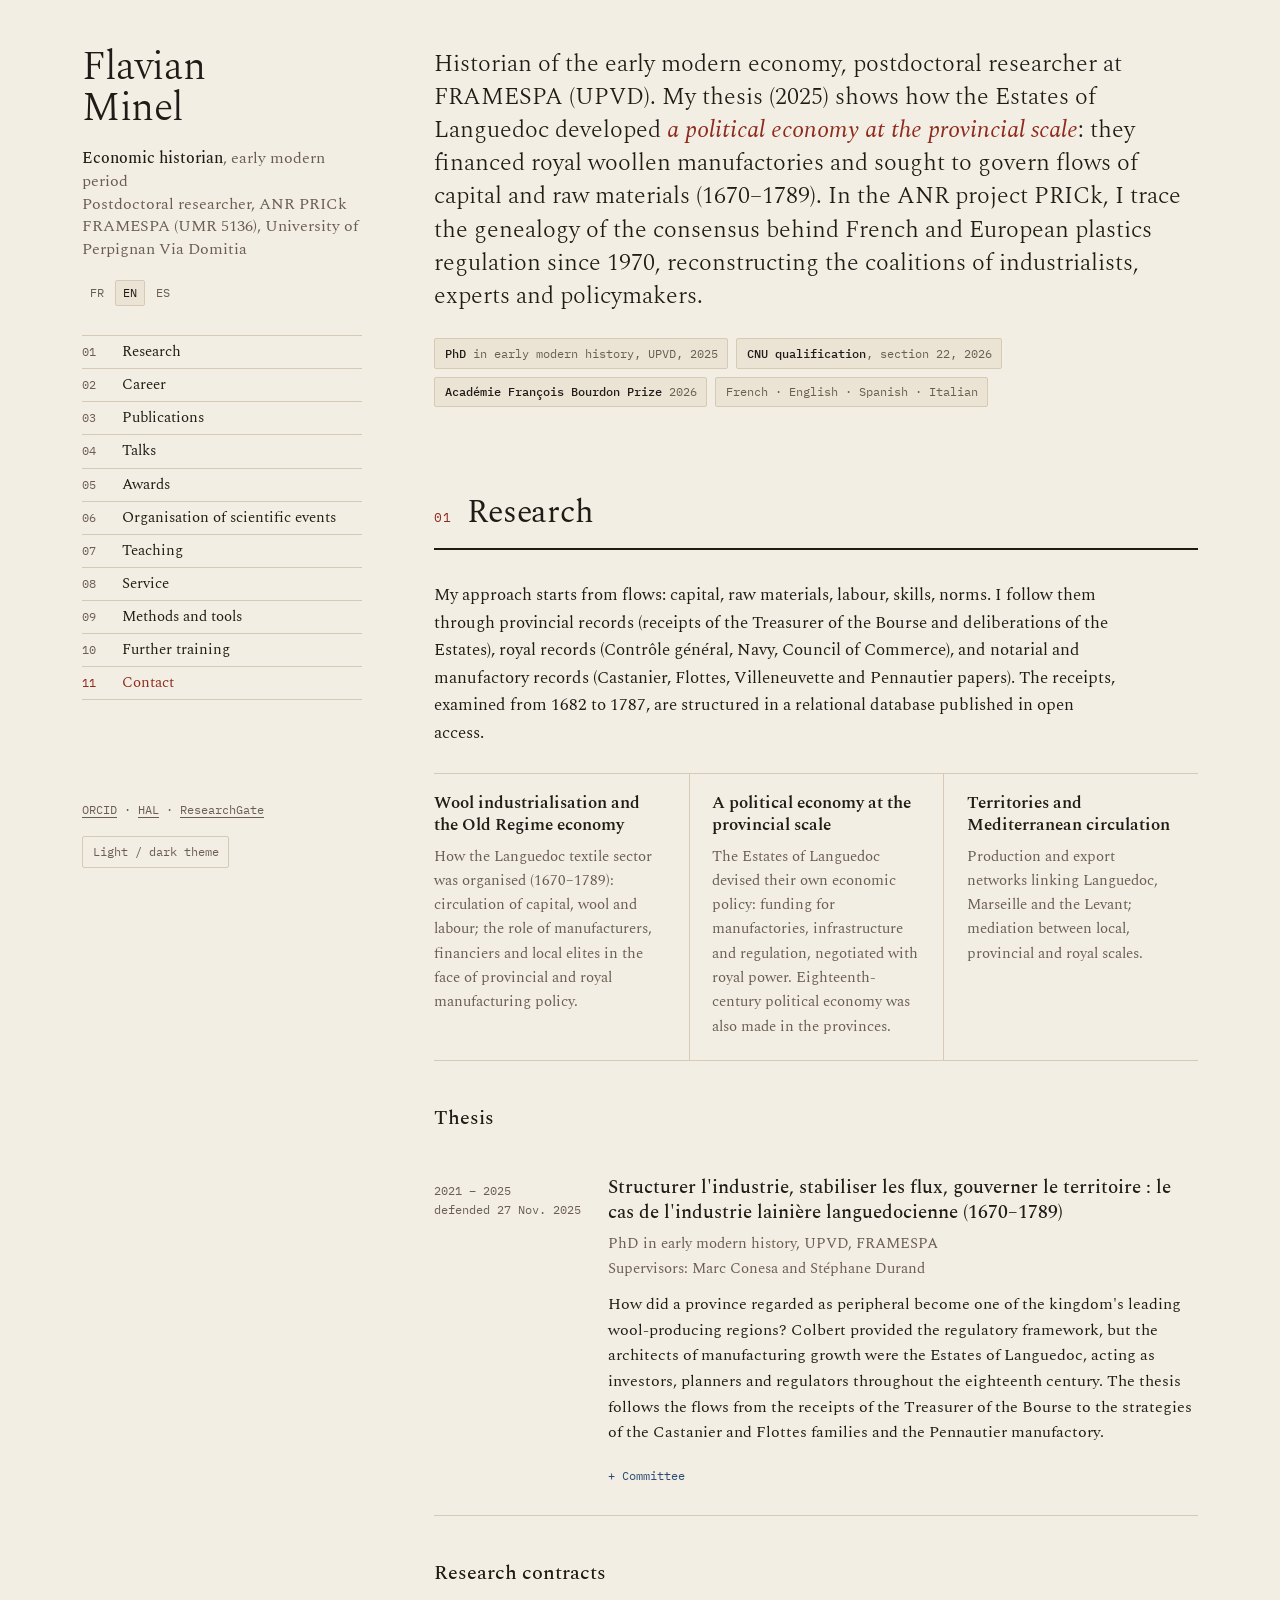
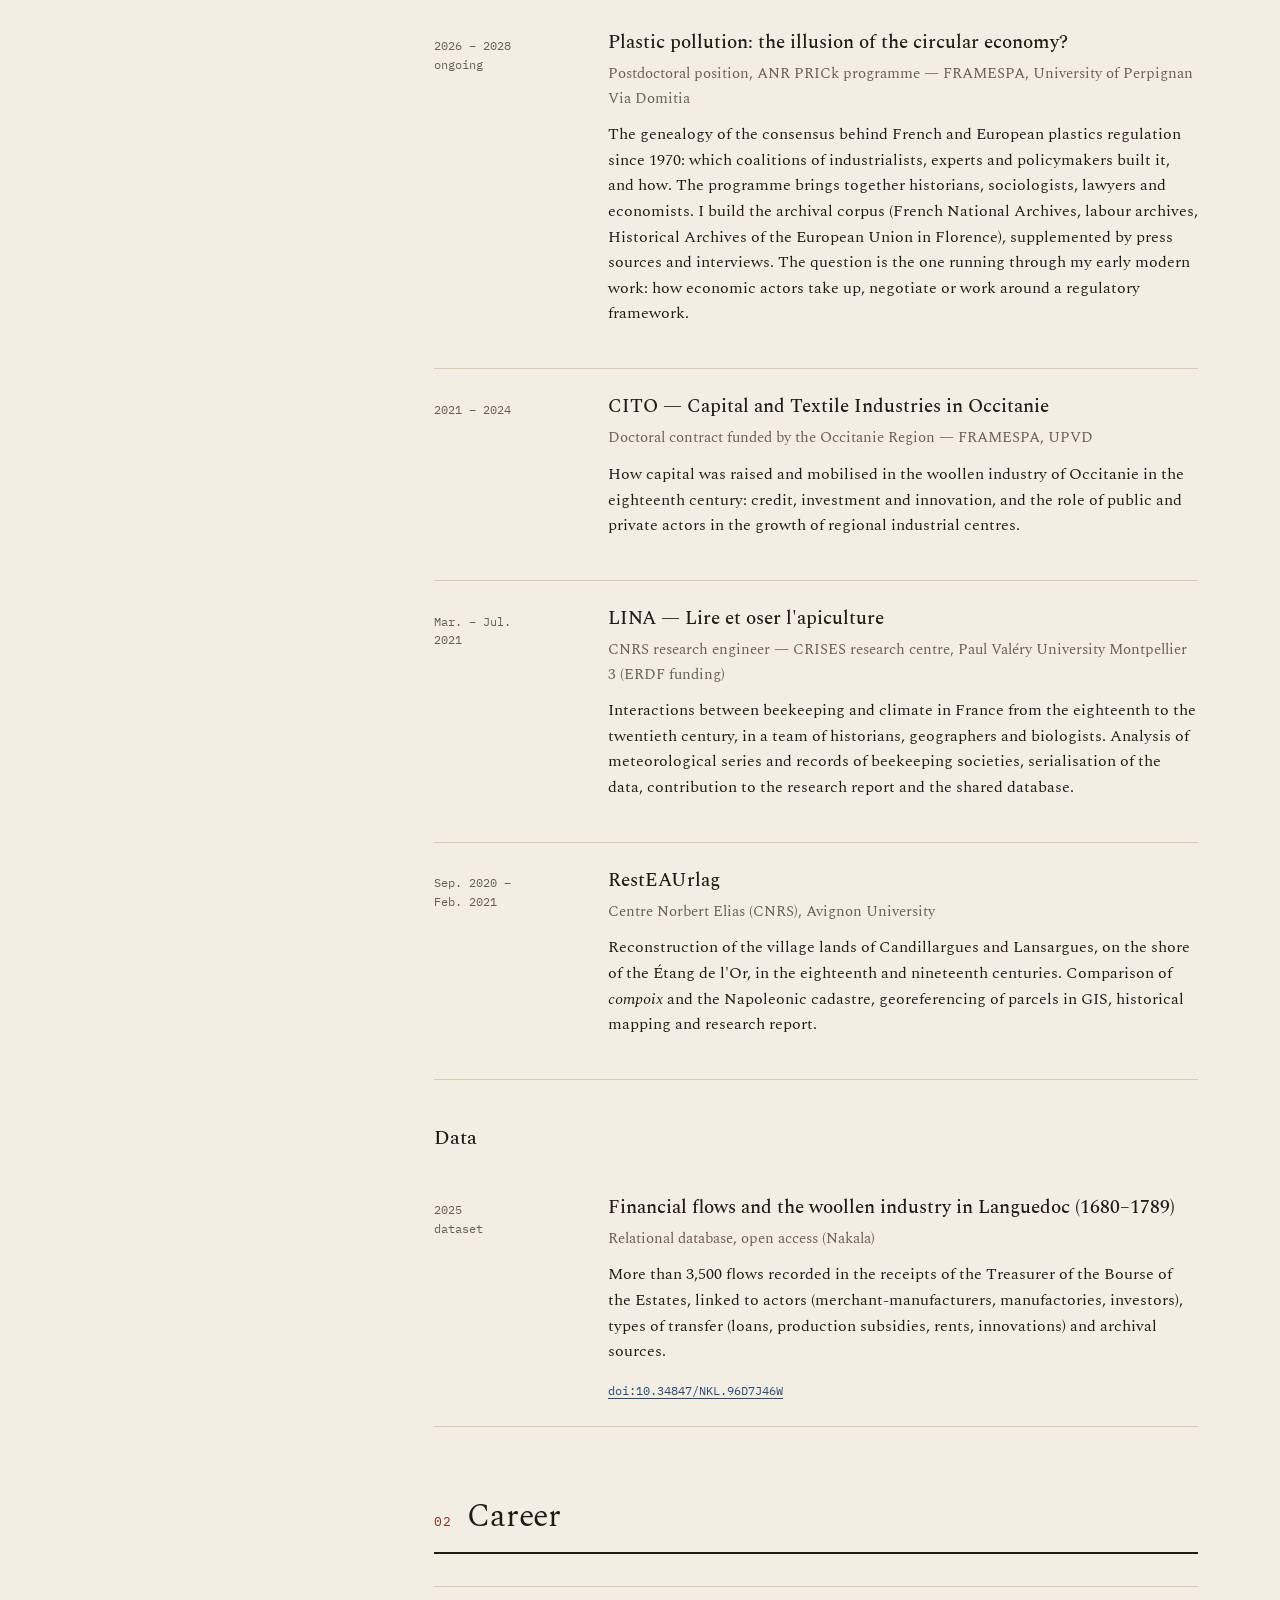
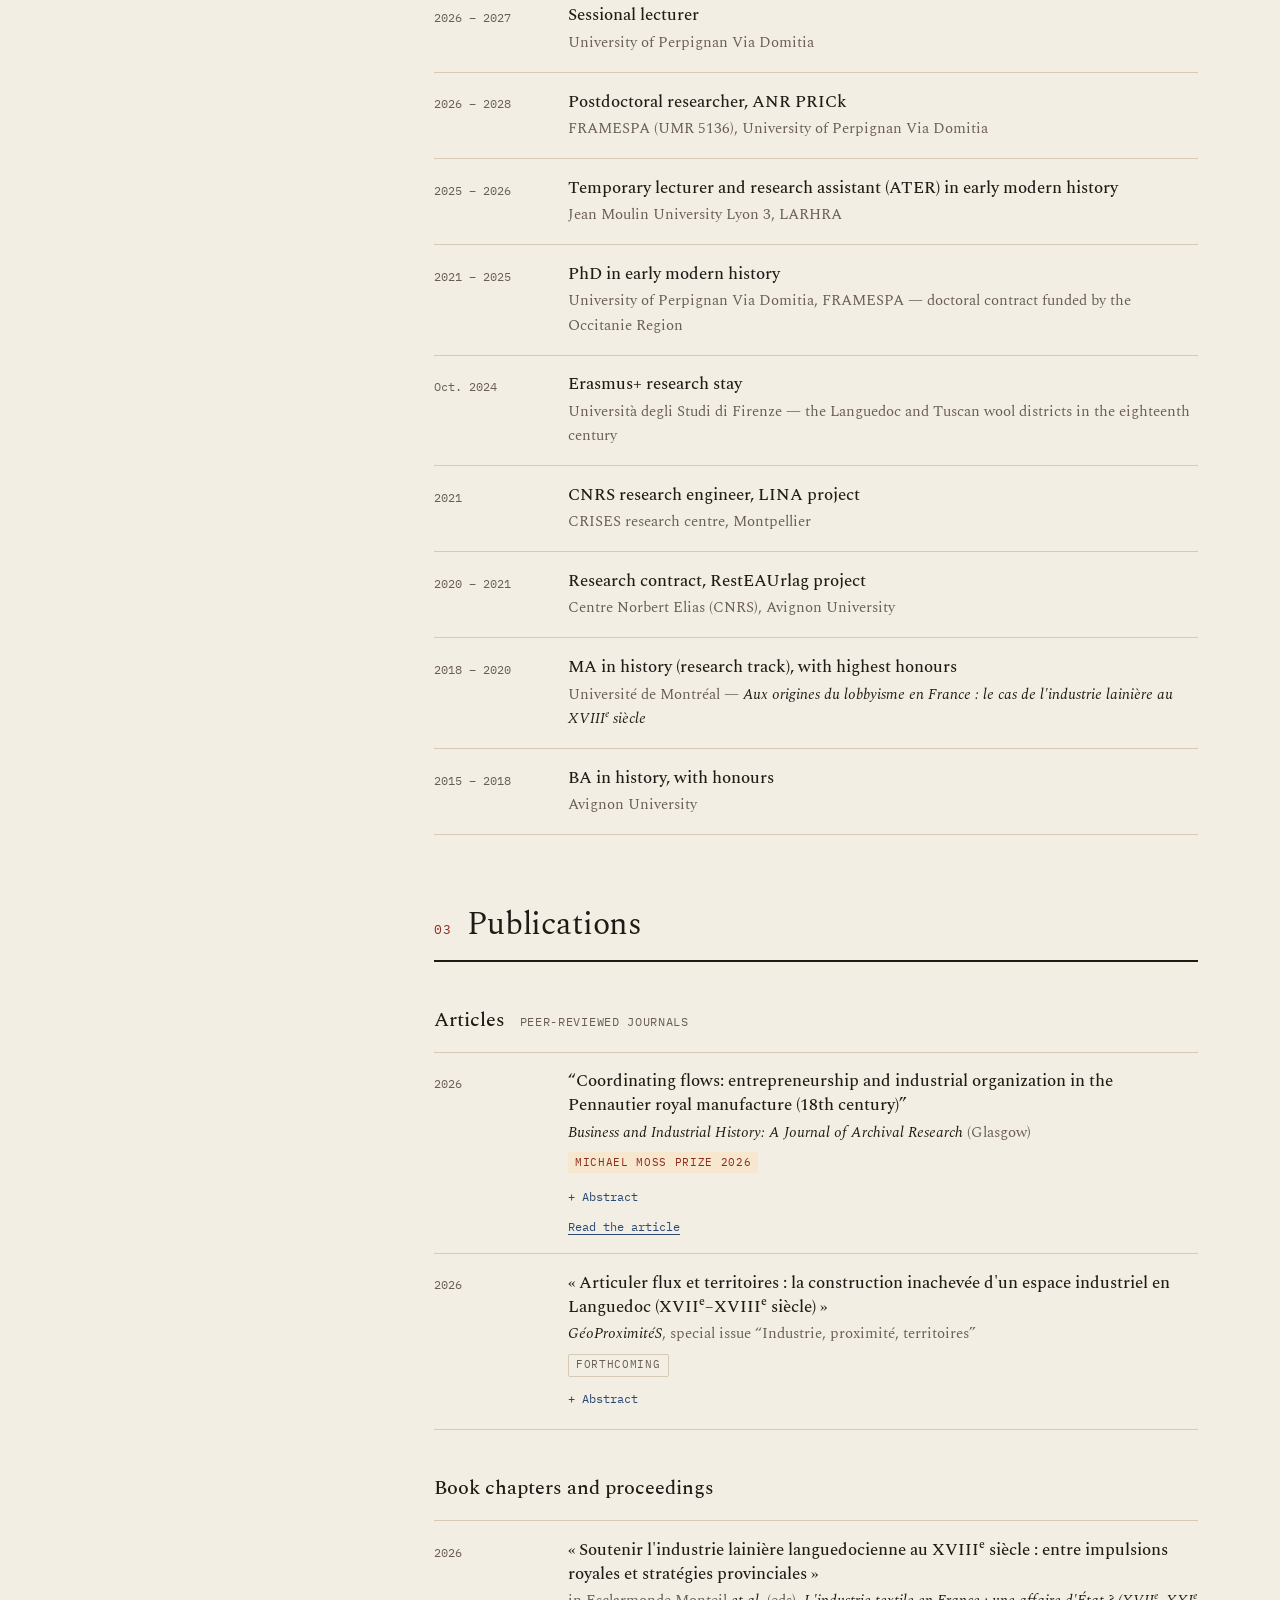
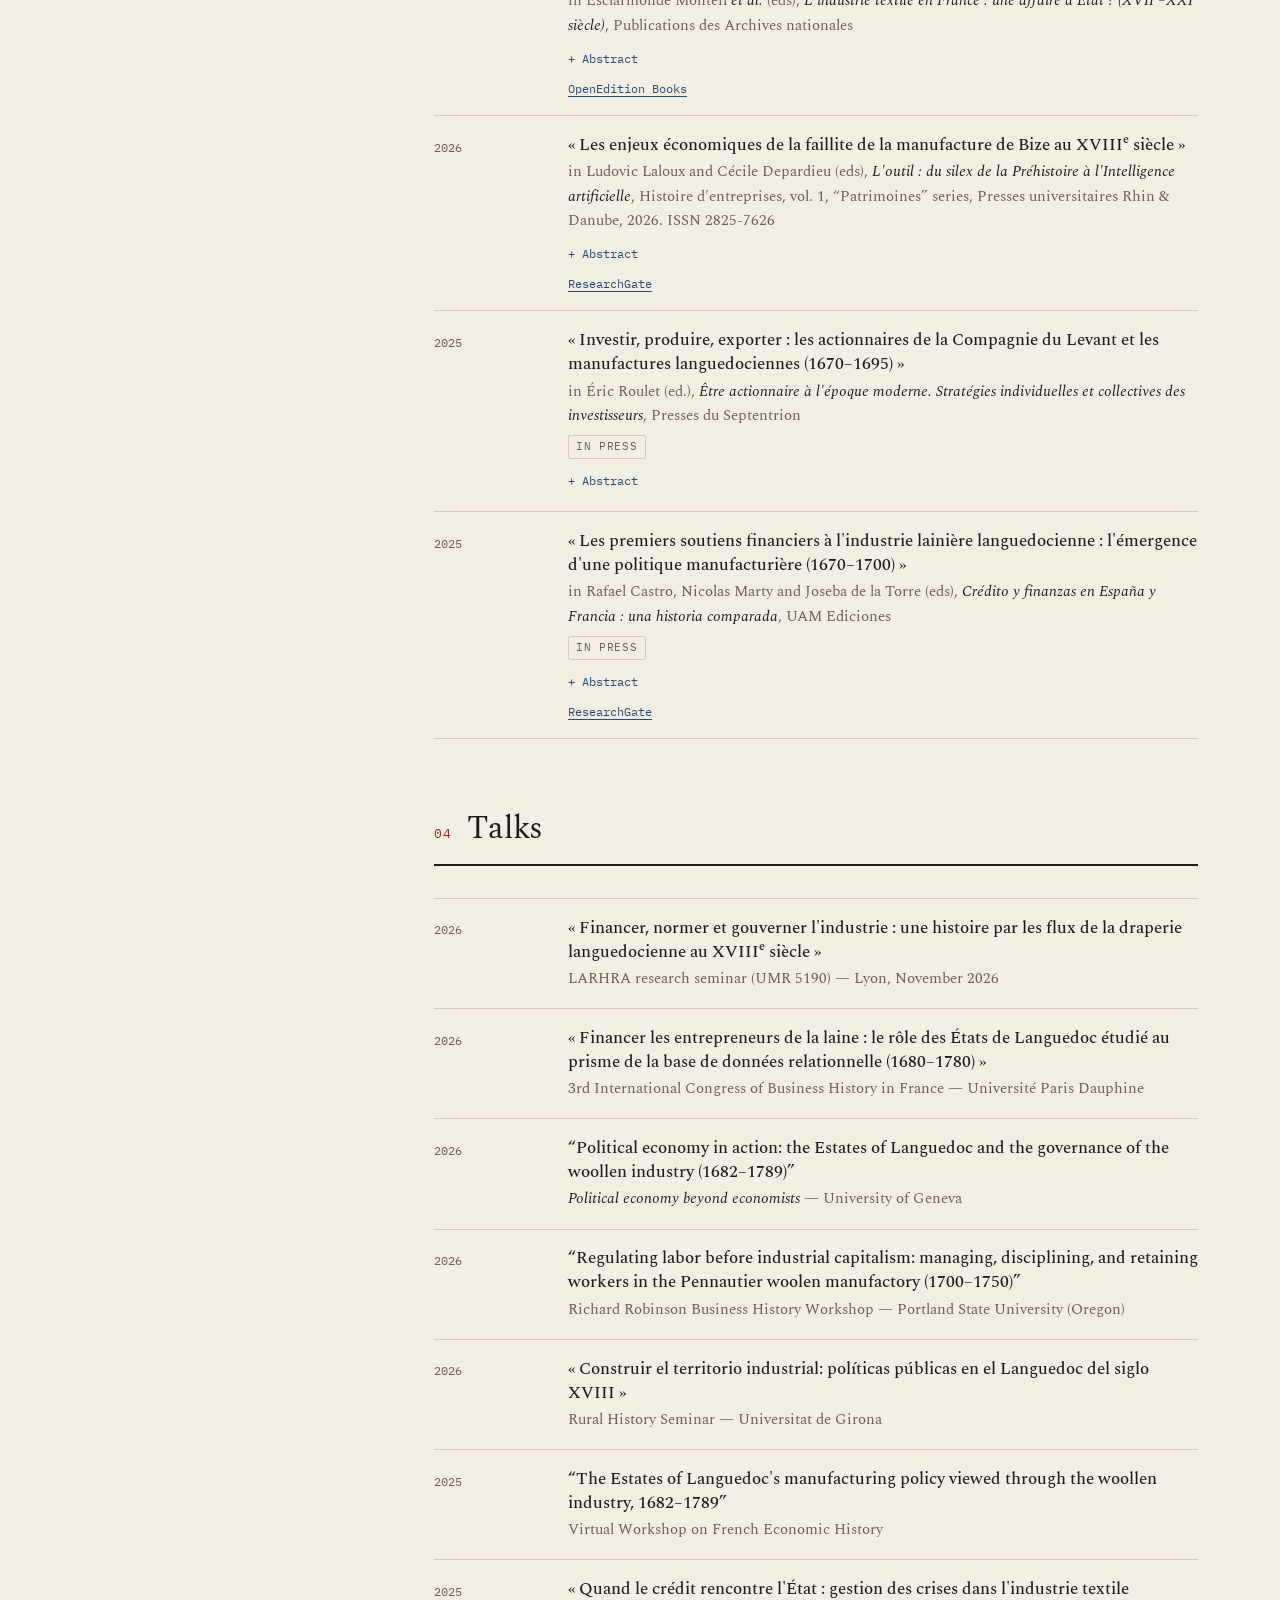
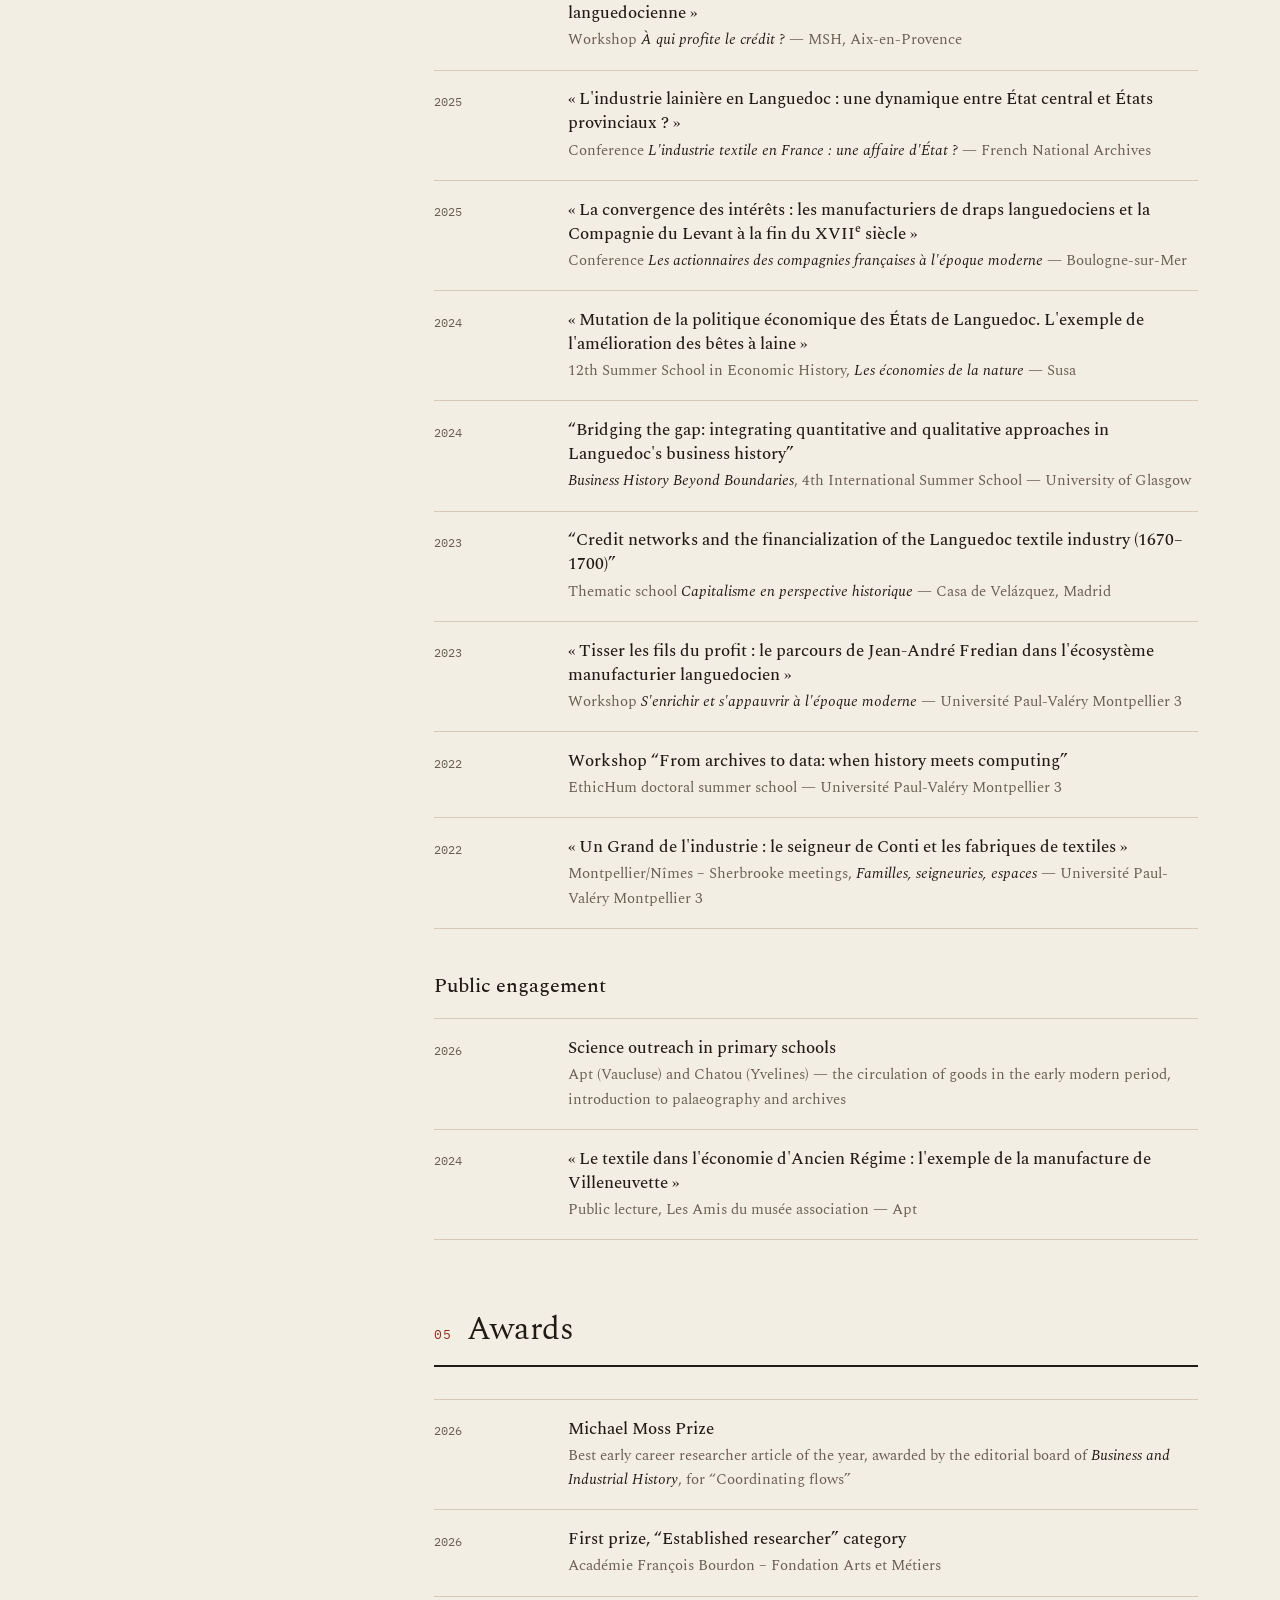
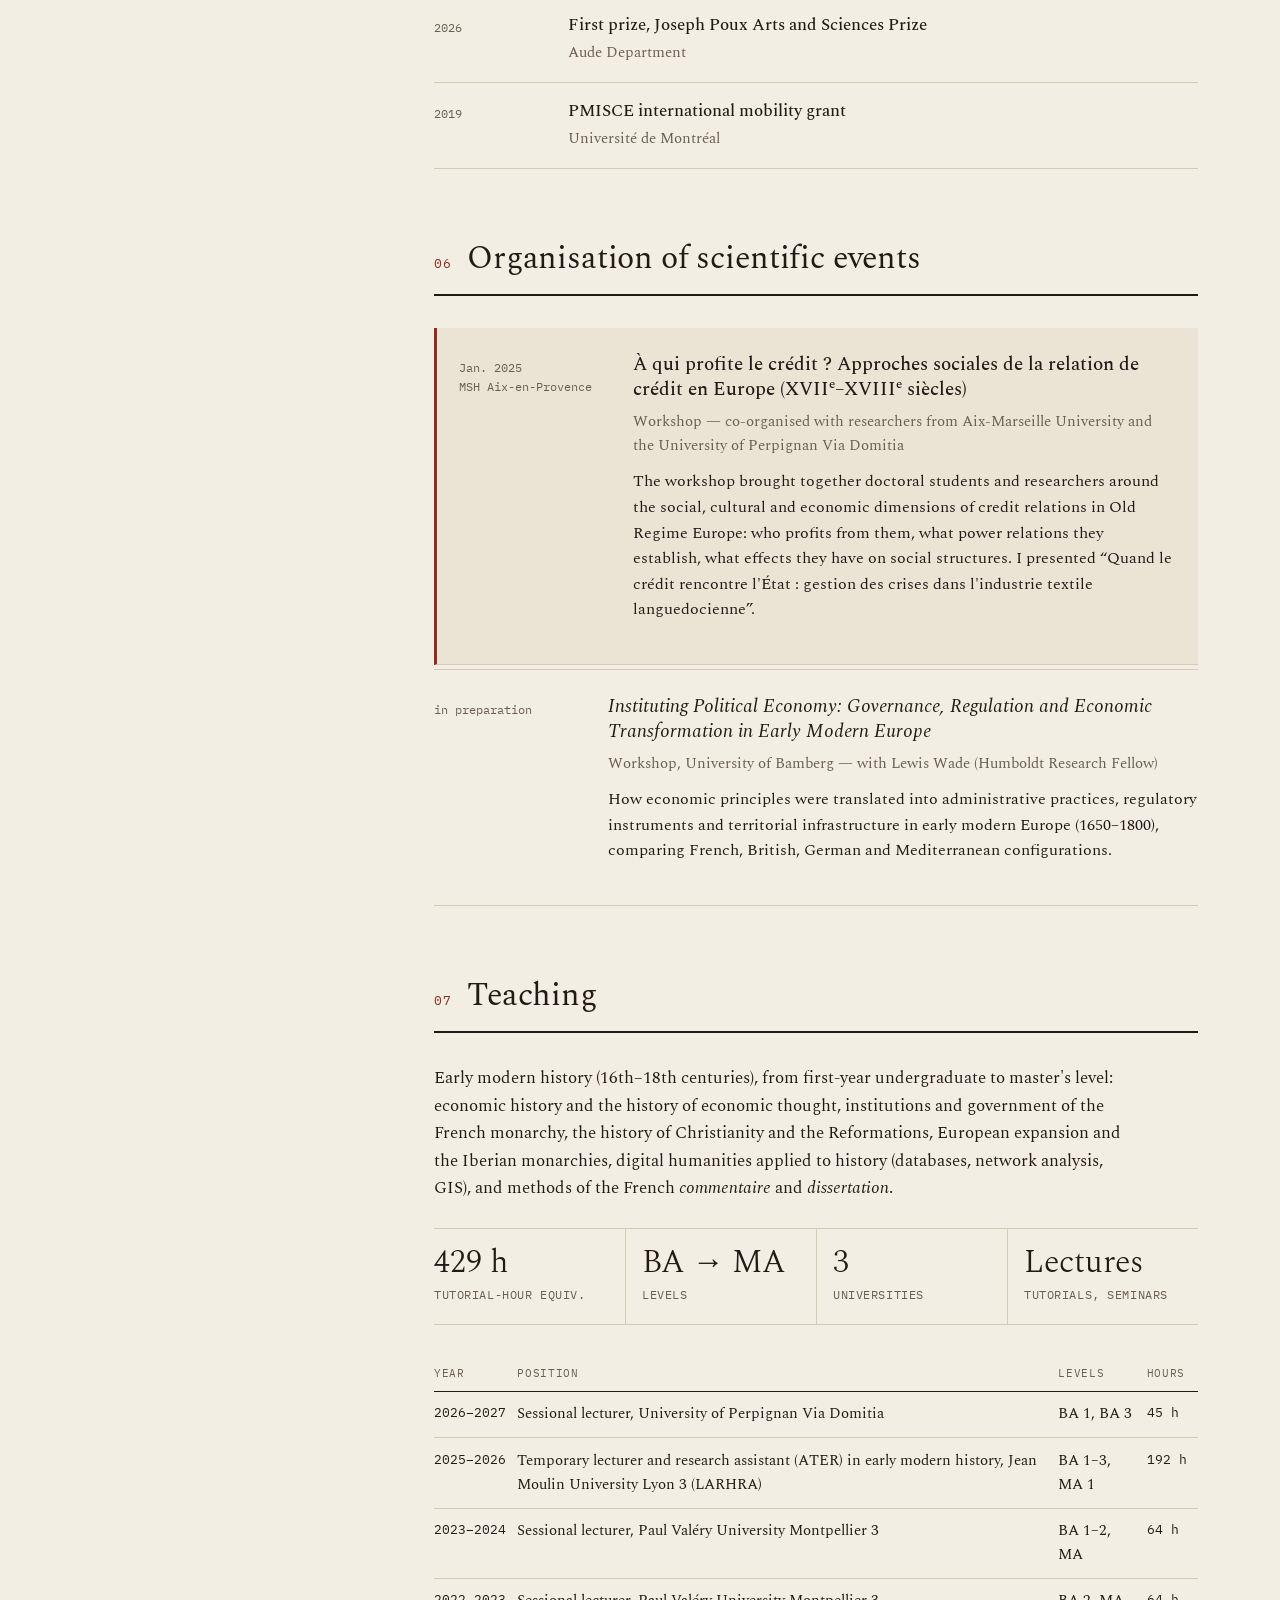
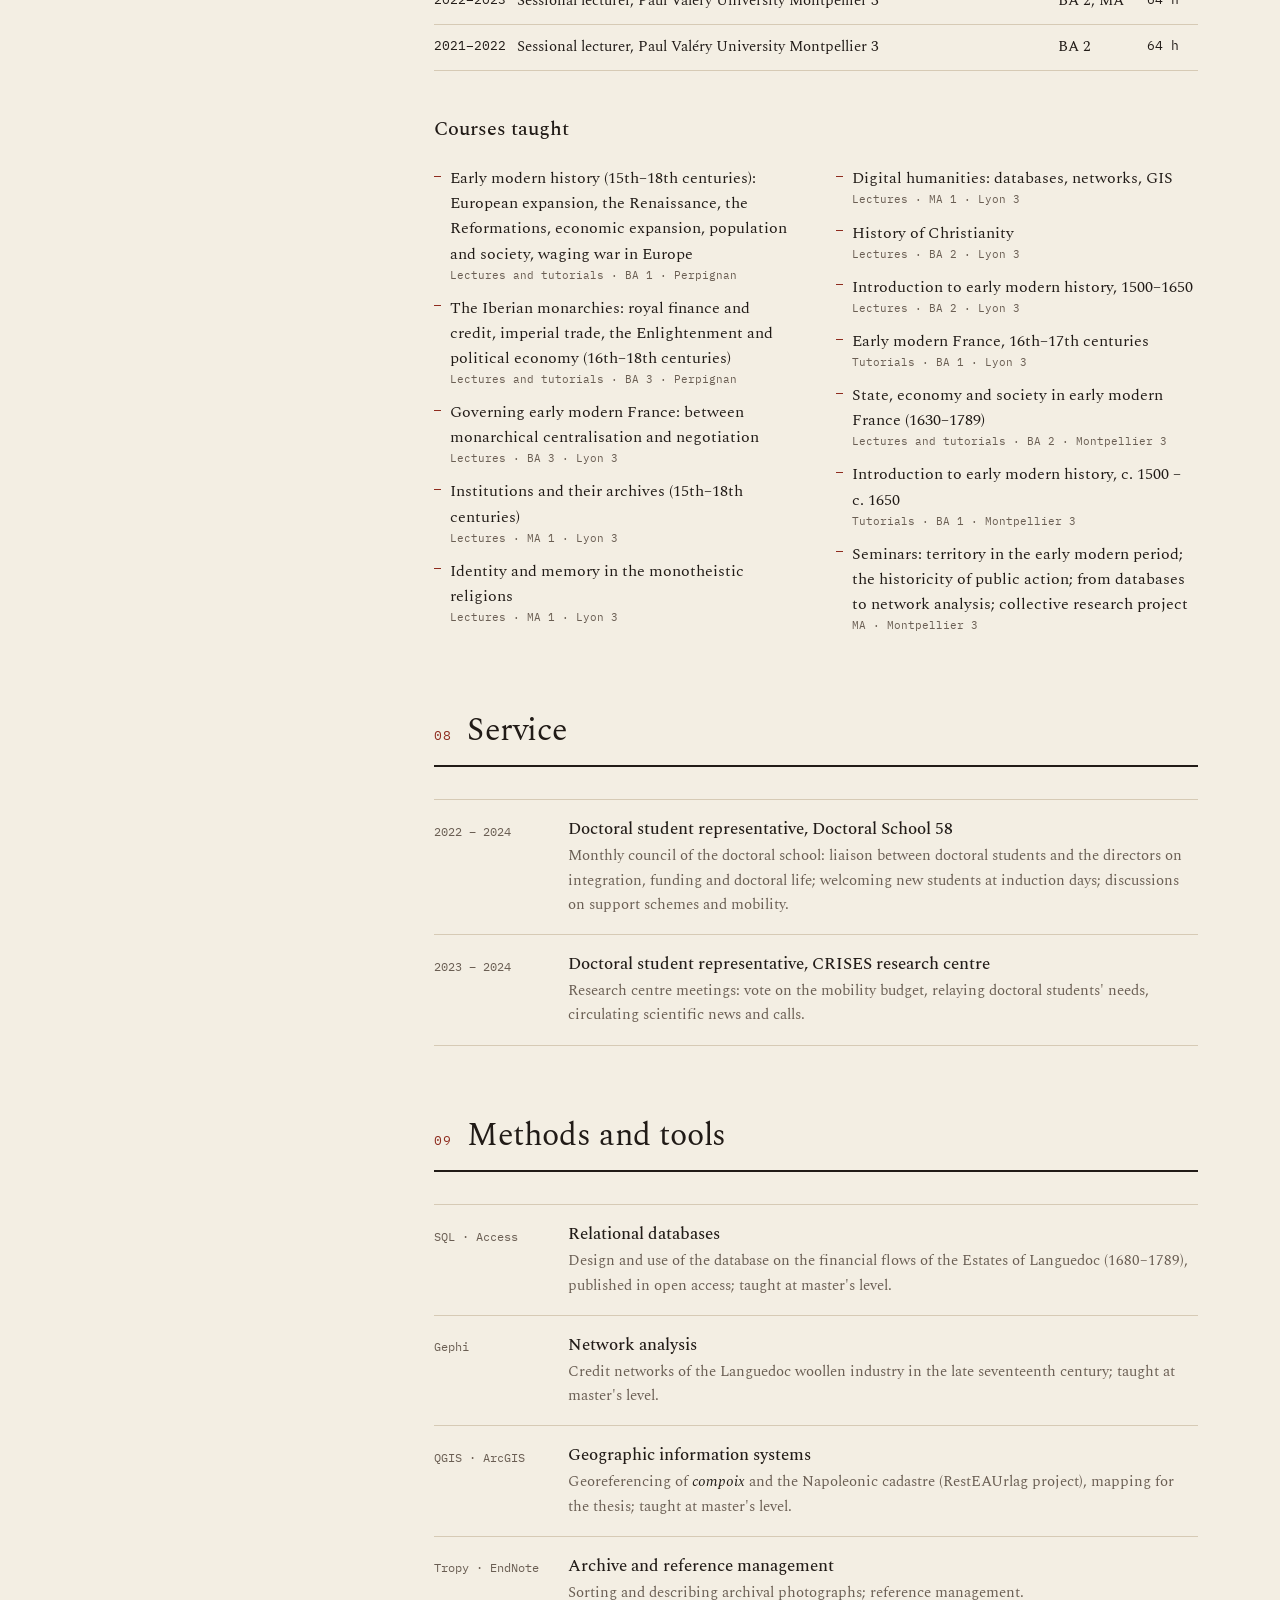
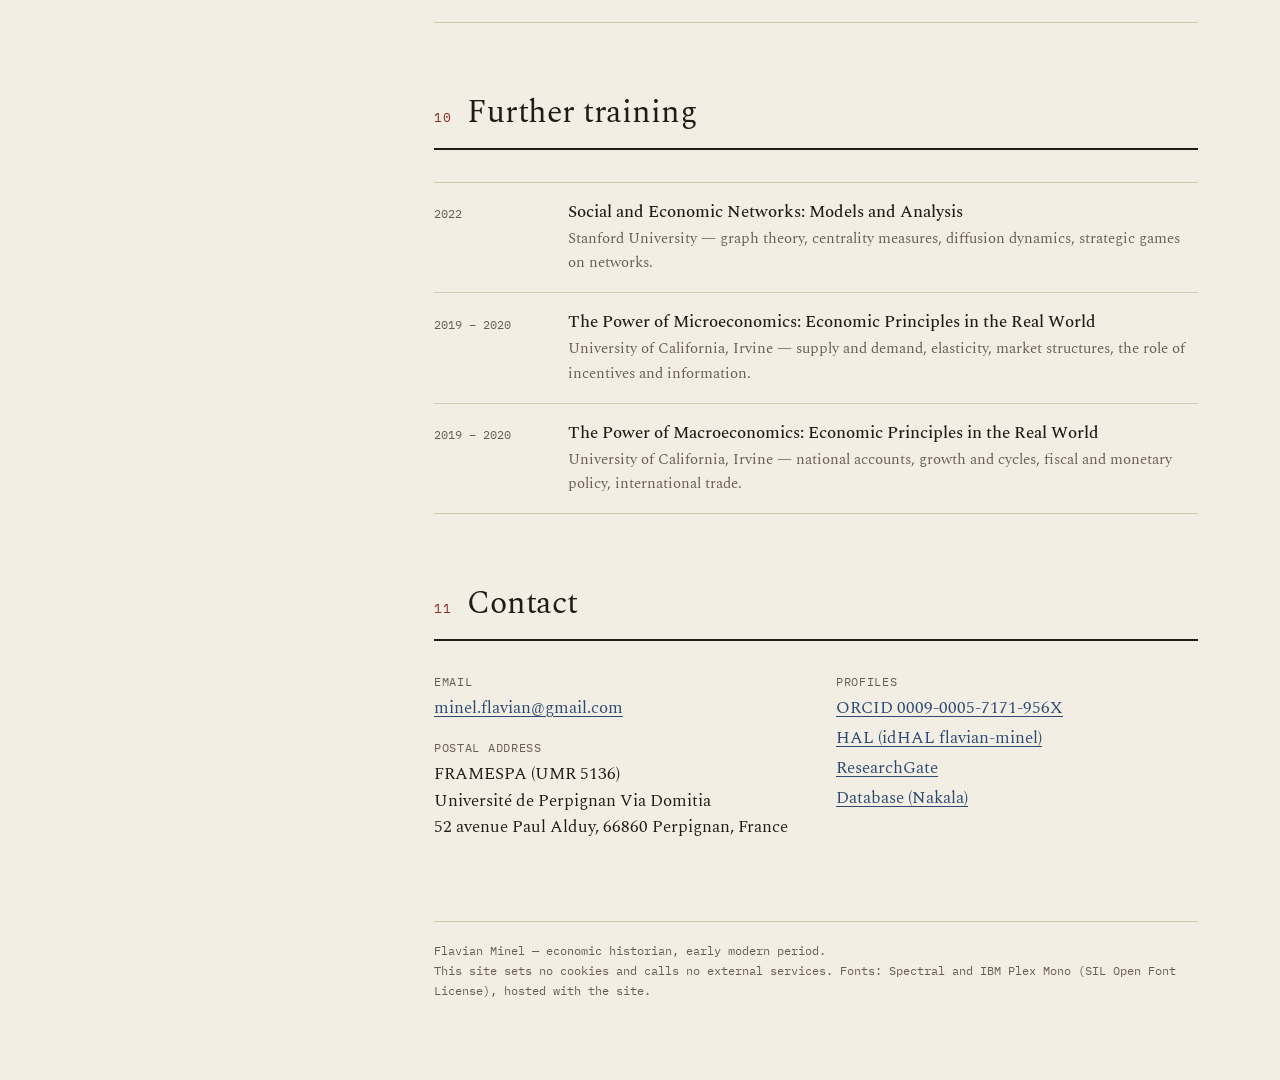
<file: en/index.html>
<!DOCTYPE html>
<html lang="en">
<head>
<meta charset="utf-8">
<meta name="viewport" content="width=device-width, initial-scale=1">
<title>Flavian Minel — Economic historian, early modern period</title>
<meta name="description" content="Flavian Minel, PhD in early modern history, postdoctoral researcher on the ANR PRICk project (FRAMESPA, University of Perpignan Via Domitia). Languedoc woollen industry, the Estates of Languedoc, provincial political economy, regulation of the circular economy.">
<link rel="canonical" href="https://flavian-minel.fr/en/">
<link rel="alternate" hreflang="fr" href="https://flavian-minel.fr/">
<link rel="alternate" hreflang="en" href="https://flavian-minel.fr/en/">
<link rel="alternate" hreflang="es" href="https://flavian-minel.fr/es/">
<link rel="alternate" hreflang="x-default" href="https://flavian-minel.fr/">
<meta name="theme-color" content="#f3eee3">
<link rel="stylesheet" href="../assets/site.css">
<script>
(function(){try{var t=localStorage.getItem('theme');if(t)document.documentElement.setAttribute('data-theme',t);}catch(e){}})();
</script>
</head>
<body>
<a class="skip" href="#contenu">Skip to content</a>
<div class="wrap">

<aside>
  <p class="name"><a href="#">Flavian<br>Minel</a></p>
  <p class="role"><b>Economic historian</b>, early modern period<br>Postdoctoral researcher, ANR PRICk<br>FRAMESPA (UMR 5136), University of Perpignan Via Domitia</p>
  <div class="lang" aria-label="Site language">
    <a href="../index.html" lang="fr" hreflang="fr">FR</a>
    <a href="index.html" lang="en" hreflang="en" aria-current="page">EN</a>
    <a href="../es/index.html" lang="es" hreflang="es">ES</a>
  </div>
  <nav aria-label="Sections">
    <ol>
      <li><a href="#recherche"><span>01</span>Research</a></li>
      <li><a href="#parcours"><span>02</span>Career</a></li>
      <li><a href="#publications"><span>03</span>Publications</a></li>
      <li><a href="#communications"><span>04</span>Talks</a></li>
      <li><a href="#distinctions"><span>05</span>Awards</a></li>
      <li><a href="#organisation"><span>06</span>Organisation of scientific events</a></li>
      <li><a href="#enseignement"><span>07</span>Teaching</a></li>
      <li><a href="#responsabilites"><span>08</span>Service</a></li>
      <li><a href="#methodes"><span>09</span>Methods and tools</a></li>
      <li><a href="#formations"><span>10</span>Further training</a></li>
      <li><a href="#contact"><span>11</span>Contact</a></li>
    </ol>
  </nav>
  <button class="theme-btn mobile-theme" type="button" data-theme-toggle>Light / dark theme</button>
  <div class="aside-foot">
    <a href="https://orcid.org/0009-0005-7171-956X">ORCID</a> ·
    <a href="https://hal.science/search/index/?q=%2A&amp;authIdHal_s=flavian-minel">HAL</a> ·
    <a href="https://www.researchgate.net/profile/Flavian-Minel">ResearchGate</a><br>
    <button class="theme-btn" type="button" data-theme-toggle>Light / dark theme</button>
  </div>
</aside>

<main id="contenu">
  <p class="lede">Historian of the early modern economy, postdoctoral researcher at FRAMESPA (UPVD). My thesis (2025) shows how the Estates of Languedoc developed <em>a political economy at the provincial scale</em>: they financed royal woollen manufactories and sought to govern flows of capital and raw materials (1670–1789). In the ANR project PRICk, I trace the genealogy of the consensus behind French and European plastics regulation since 1970, reconstructing the coalitions of industrialists, experts and policymakers.</p>
  <ul class="facts">
    <li><b>PhD</b> in early modern history, UPVD, 2025</li>
    <li><b>CNU qualification</b>, section 22, 2026</li>
    <li><b>Académie François Bourdon Prize</b> 2026</li>
    <li>French · English · Spanish · Italian</li>
  </ul>

  <section id="recherche" aria-labelledby="h-recherche">
    <div class="sec-head"><span class="num">01</span><h2 id="h-recherche">Research</h2></div>
    <p>My approach starts from flows: capital, raw materials, labour, skills, norms. I follow them through provincial records (receipts of the Treasurer of the Bourse and deliberations of the Estates), royal records (Contrôle général, Navy, Council of Commerce), and notarial and manufactory records (Castanier, Flottes, Villeneuvette and Pennautier papers). The receipts, examined from 1682 to 1787, are structured in a relational database published in open access.</p>
    <div class="axes">
      <div class="axe">
        <h4>Wool industrialisation and the Old Regime economy</h4>
        <p>How the Languedoc textile sector was organised (1670–1789): circulation of capital, wool and labour; the role of manufacturers, financiers and local elites in the face of provincial and royal manufacturing policy.</p>
      </div>
      <div class="axe">
        <h4>A political economy at the provincial scale</h4>
        <p>The Estates of Languedoc devised their own economic policy: funding for manufactories, infrastructure and regulation, negotiated with royal power. Eighteenth-century political economy was also made in the provinces.</p>
      </div>
      <div class="axe">
        <h4>Territories and Mediterranean circulation</h4>
        <p>Production and export networks linking Languedoc, Marseille and the Levant; mediation between local, provincial and royal scales.</p>
      </div>
    </div>

    <h3>Thesis</h3>
    <div class="project">
      <div class="when">2021 – 2025<br>defended 27 Nov. 2025</div>
      <div>
        <h4>Structurer l'industrie, stabiliser les flux, gouverner le territoire&nbsp;: le cas de l'industrie lainière languedocienne (1670–1789)</h4>
        <p class="where">PhD in early modern history, UPVD, FRAMESPA<br>Supervisors: Marc Conesa and Stéphane Durand</p>
        <p>How did a province regarded as peripheral become one of the kingdom's leading wool-producing regions? Colbert provided the regulatory framework, but the architects of manufacturing growth were the Estates of Languedoc, acting as investors, planners and regulators throughout the eighteenth century. The thesis follows the flows from the receipts of the Treasurer of the Bourse to the strategies of the Castanier and Flottes families and the Pennautier manufactory.</p>
        <details>
          <summary>Committee</summary>
          <p>Marc Conesa (supervisor), Stéphane Durand (co-supervisor), Natacha Coquery (reviewer), Mary O'Sullivan (reviewer), Anne Conchon (examiner), Nicolas Marty (examiner), Jean-Michel Minovez (chair).</p>
        </details>
      </div>
    </div>

    <h3>Research contracts</h3>
    <div class="project">
      <div class="when">2026 – 2028<br>ongoing</div>
      <div>
        <h4>Plastic pollution: the illusion of the circular economy?</h4>
        <p class="where">Postdoctoral position, ANR PRICk programme — FRAMESPA, University of Perpignan Via Domitia</p>
        <p>The genealogy of the consensus behind French and European plastics regulation since 1970: which coalitions of industrialists, experts and policymakers built it, and how. The programme brings together historians, sociologists, lawyers and economists. I build the archival corpus (French National Archives, labour archives, Historical Archives of the European Union in Florence), supplemented by press sources and interviews. The question is the one running through my early modern work: how economic actors take up, negotiate or work around a regulatory framework.</p>
      </div>
    </div>
    <div class="project">
      <div class="when">2021 – 2024</div>
      <div>
        <h4>CITO — Capital and Textile Industries in Occitanie</h4>
        <p class="where">Doctoral contract funded by the Occitanie Region — FRAMESPA, UPVD</p>
        <p>How capital was raised and mobilised in the woollen industry of Occitanie in the eighteenth century: credit, investment and innovation, and the role of public and private actors in the growth of regional industrial centres.</p>
      </div>
    </div>
    <div class="project">
      <div class="when">Mar. – Jul.<br>2021</div>
      <div>
        <h4>LINA — Lire et oser l'apiculture</h4>
        <p class="where">CNRS research engineer — CRISES research centre, Paul Valéry University Montpellier 3 (ERDF funding)</p>
        <p>Interactions between beekeeping and climate in France from the eighteenth to the twentieth century, in a team of historians, geographers and biologists. Analysis of meteorological series and records of beekeeping societies, serialisation of the data, contribution to the research report and the shared database.</p>
      </div>
    </div>
    <div class="project">
      <div class="when">Sep. 2020 –<br>Feb. 2021</div>
      <div>
        <h4>RestEAUrlag</h4>
        <p class="where">Centre Norbert Elias (CNRS), Avignon University</p>
        <p>Reconstruction of the village lands of Candillargues and Lansargues, on the shore of the Étang de l'Or, in the eighteenth and nineteenth centuries. Comparison of <i>compoix</i> and the Napoleonic cadastre, georeferencing of parcels in GIS, historical mapping and research report.</p>
      </div>
    </div>

    <h3>Data</h3>
    <div class="project">
      <div class="when">2025<br>dataset</div>
      <div>
        <h4>Financial flows and the woollen industry in Languedoc (1680–1789)</h4>
        <p class="where">Relational database, open access (Nakala)</p>
        <p>More than 3,500 flows recorded in the receipts of the Treasurer of the Bourse of the Estates, linked to actors (merchant-manufacturers, manufactories, investors), types of transfer (loans, production subsidies, rents, innovations) and archival sources.</p>
        <div class="links"><a href="https://doi.org/10.34847/NKL.96D7J46W">doi:10.34847/NKL.96D7J46W</a></div>
      </div>
    </div>
  </section>

  <section id="parcours" aria-labelledby="h-parc">
    <div class="sec-head"><span class="num">02</span><h2 id="h-parc">Career</h2></div>
    <ul class="inv">
      <li><div class="when">2026 – 2027</div><div><div class="t">Sessional lecturer</div><div class="m">University of Perpignan Via Domitia</div></div></li>
      <li><div class="when">2026 – 2028</div><div><div class="t">Postdoctoral researcher, ANR PRICk</div><div class="m">FRAMESPA (UMR 5136), University of Perpignan Via Domitia</div></div></li>
      <li><div class="when">2025 – 2026</div><div><div class="t">Temporary lecturer and research assistant (ATER) in early modern history</div><div class="m">Jean Moulin University Lyon 3, LARHRA</div></div></li>
      <li><div class="when">2021 – 2025</div><div><div class="t">PhD in early modern history</div><div class="m">University of Perpignan Via Domitia, FRAMESPA — doctoral contract funded by the Occitanie Region</div></div></li>
      <li><div class="when">Oct. 2024</div><div><div class="t">Erasmus+ research stay</div><div class="m">Università degli Studi di Firenze — the Languedoc and Tuscan wool districts in the eighteenth century</div></div></li>
      <li><div class="when">2021</div><div><div class="t">CNRS research engineer, LINA project</div><div class="m">CRISES research centre, Montpellier</div></div></li>
      <li><div class="when">2020 – 2021</div><div><div class="t">Research contract, RestEAUrlag project</div><div class="m">Centre Norbert Elias (CNRS), Avignon University</div></div></li>
      <li><div class="when">2018 – 2020</div><div><div class="t">MA in history (research track), with highest honours</div><div class="m">Université de Montréal — <i>Aux origines du lobbyisme en France&nbsp;: le cas de l'industrie lainière au XVIII<sup>e</sup> siècle</i></div></div></li>
      <li><div class="when">2015 – 2018</div><div><div class="t">BA in history, with honours</div><div class="m">Avignon University</div></div></li>
    </ul>

  </section>

  <section id="publications" aria-labelledby="h-pub">
    <div class="sec-head"><span class="num">03</span><h2 id="h-pub">Publications</h2></div>

    <h3>Articles <span class="tag">peer-reviewed journals</span></h3>
    <ul class="inv">
      <li>
        <div class="when">2026</div>
        <div>
          <div class="t">“Coordinating flows: entrepreneurship and industrial organization in the Pennautier royal manufacture (18th century)”</div>
          <div class="m"><i>Business and Industrial History: A Journal of Archival Research</i> (Glasgow)</div>
          <span class="badge">Michael Moss Prize 2026</span>
          <details><summary>Abstract</summary><p>Drawing on the private records of the Pennautier royal manufactory, the article questions the notion of the entrepreneur in the early modern period. Entrepreneurial activity appears as the capacity to coordinate heterogeneous flows (capital, raw materials, labour, exports) within a constraining institutional environment.</p></details>
          <div class="links"><a href="https://journals.gla.ac.uk/bih/issue/view/36/74">Read the article</a></div>
        </div>
      </li>
      <li>
        <div class="when">2026</div>
        <div>
          <div class="t">« Articuler flux et territoires&nbsp;: la construction inachevée d'un espace industriel en Languedoc (XVII<sup>e</sup>–XVIII<sup>e</sup> siècle) »</div>
          <div class="m"><i>GéoProximitéS</i>, special issue “Industrie, proximité, territoires”</div>
          <span class="badge soon">Forthcoming</span>
          <details><summary>Abstract</summary><p>The Estates of Languedoc acted effectively on geographical proximity (subsidies, infrastructure, import substitution), but the decisive flows — Marseille credit, Castilian wool, dyeing practices — rested on organised proximities beyond their reach.</p></details>
        </div>
      </li>
    </ul>

    <h3>Book chapters and proceedings</h3>
    <ul class="inv">
      <li>
        <div class="when">2026</div>
        <div>
          <div class="t">« Soutenir l'industrie lainière languedocienne au XVIII<sup>e</sup> siècle&nbsp;: entre impulsions royales et stratégies provinciales »</div>
          <div class="m">in Esclarmonde Monteil <i>et al.</i> (eds), <i>L'industrie textile en France&nbsp;: une affaire d'État&nbsp;? (XVII<sup>e</sup>–XXI<sup>e</sup> siècle)</i>, Publications des Archives nationales</div>
          <details><summary>Abstract</summary><p>The provincial assembly did more than relay royal directives: it developed its own economic policy, based on loans, subsidies and export bounties. Manufacturing policy was co-produced by the centre and the province.</p></details>
          <div class="links"><a href="https://books.openedition.org/pan/8025">OpenEdition Books</a></div>
        </div>
      </li>
      <li>
        <div class="when">2026</div>
        <div>
          <div class="t">« Les enjeux économiques de la faillite de la manufacture de Bize au XVIII<sup>e</sup> siècle »</div>
          <div class="m">in Ludovic Laloux and Cécile Depardieu (eds), <i>L'outil&nbsp;: du silex de la Préhistoire à l'Intelligence artificielle</i>, Histoire d'entreprises, vol.&nbsp;1, “Patrimoines” series, Presses universitaires Rhin &amp; Danube, 2026. ISSN&nbsp;2825-7626</div>
          <details><summary>Abstract</summary><p>The 1732 bankruptcy of the Bize manufactory exposes the weaknesses of the Languedoc manufacturing system and the tensions between entrepreneurial initiative and provincial intervention.</p></details>
          <div class="links"><a href="https://www.researchgate.net/profile/Flavian-Minel">ResearchGate</a></div>
        </div>
      </li>
      <li>
        <div class="when">2025</div>
        <div>
          <div class="t">« Investir, produire, exporter&nbsp;: les actionnaires de la Compagnie du Levant et les manufactures languedociennes (1670–1695) »</div>
          <div class="m">in Éric Roulet (ed.), <i>Être actionnaire à l'époque moderne. Stratégies individuelles et collectives des investisseurs</i>, Presses du Septentrion</div>
          <span class="badge soon">In press</span>
          <details><summary>Abstract</summary><p>The careers of Pennautier, Fredian and Magy show how private investors combined capital, institutional networks and public support to connect cloth manufactories with Mediterranean export circuits: an “interface capitalism” of the late seventeenth century.</p></details>
        </div>
      </li>
      <li>
        <div class="when">2025</div>
        <div>
          <div class="t">« Les premiers soutiens financiers à l'industrie lainière languedocienne&nbsp;: l'émergence d'une politique manufacturière (1670–1700) »</div>
          <div class="m">in Rafael Castro, Nicolas Marty and Joseba de la Torre (eds), <i>Crédito y finanzas en España y Francia&nbsp;: una historia comparada</i>, UAM Ediciones</div>
          <span class="badge soon">In press</span>
          <details><summary>Abstract</summary><p>Loans, subsidies and export bounties granted to Saptes and Villeneuvette: the first steps of structured economic action at provincial level, going beyond Colbertian requirements alone.</p></details>
          <div class="links"><a href="https://www.researchgate.net/profile/Flavian-Minel">ResearchGate</a></div>
        </div>
      </li>
    </ul>
  </section>

  <section id="communications" aria-labelledby="h-com">
    <div class="sec-head"><span class="num">04</span><h2 id="h-com">Talks</h2></div>
    <ul class="inv">
      <li><div class="when">2026</div><div>
        <div class="t">« Financer, normer et gouverner l'industrie&nbsp;: une histoire par les flux de la draperie languedocienne au XVIII<sup>e</sup> siècle »</div>
        <div class="m">LARHRA research seminar (UMR 5190) — Lyon, November 2026</div></div></li>

      <li><div class="when">2026</div><div>
        <div class="t">« Financer les entrepreneurs de la laine&nbsp;: le rôle des États de Languedoc étudié au prisme de la base de données relationnelle (1680–1780) »</div>
        <div class="m">3rd International Congress of Business History in France — Université Paris Dauphine</div></div></li>
      <li><div class="when">2026</div><div>
        <div class="t">“Political economy in action: the Estates of Languedoc and the governance of the woollen industry (1682–1789)”</div>
        <div class="m"><i>Political economy beyond economists</i> — University of Geneva</div></div></li>
      <li><div class="when">2026</div><div>
        <div class="t">“Regulating labor before industrial capitalism: managing, disciplining, and retaining workers in the Pennautier woolen manufactory (1700–1750)”</div>
        <div class="m">Richard Robinson Business History Workshop — Portland State University (Oregon)</div></div></li>
      <li><div class="when">2026</div><div>
        <div class="t">«&nbsp;Construir el territorio industrial: políticas públicas en el Languedoc del siglo XVIII&nbsp;»</div>
        <div class="m">Rural History Seminar — Universitat de Girona</div></div></li>
      <li><div class="when">2025</div><div>
        <div class="t">“The Estates of Languedoc's manufacturing policy viewed through the woollen industry, 1682–1789”</div>
        <div class="m">Virtual Workshop on French Economic History</div></div></li>
      <li><div class="when">2025</div><div>
        <div class="t">« Quand le crédit rencontre l'État&nbsp;: gestion des crises dans l'industrie textile languedocienne »</div>
        <div class="m">Workshop <i>À qui profite le crédit&nbsp;?</i> — MSH, Aix-en-Provence</div></div></li>
      <li><div class="when">2025</div><div>
        <div class="t">« L'industrie lainière en Languedoc&nbsp;: une dynamique entre État central et États provinciaux&nbsp;? »</div>
        <div class="m">Conference <i>L'industrie textile en France&nbsp;: une affaire d'État&nbsp;?</i> — French National Archives</div></div></li>
      <li><div class="when">2025</div><div>
        <div class="t">« La convergence des intérêts&nbsp;: les manufacturiers de draps languedociens et la Compagnie du Levant à la fin du XVII<sup>e</sup> siècle »</div>
        <div class="m">Conference <i>Les actionnaires des compagnies françaises à l'époque moderne</i> — Boulogne-sur-Mer</div></div></li>
      <li><div class="when">2024</div><div>
        <div class="t">« Mutation de la politique économique des États de Languedoc. L'exemple de l'amélioration des bêtes à laine »</div>
        <div class="m">12th Summer School in Economic History, <i>Les économies de la nature</i> — Susa</div></div></li>
      <li><div class="when">2024</div><div>
        <div class="t">“Bridging the gap: integrating quantitative and qualitative approaches in Languedoc's business history”</div>
        <div class="m"><i>Business History Beyond Boundaries</i>, 4th International Summer School — University of Glasgow</div></div></li>
      <li><div class="when">2023</div><div>
        <div class="t">“Credit networks and the financialization of the Languedoc textile industry (1670–1700)”</div>
        <div class="m">Thematic school <i>Capitalisme en perspective historique</i> — Casa de Velázquez, Madrid</div></div></li>
      <li><div class="when">2023</div><div>
        <div class="t">« Tisser les fils du profit&nbsp;: le parcours de Jean-André Fredian dans l'écosystème manufacturier languedocien »</div>
        <div class="m">Workshop <i>S'enrichir et s'appauvrir à l'époque moderne</i> — Université Paul-Valéry Montpellier 3</div></div></li>
      <li><div class="when">2022</div><div>
        <div class="t">Workshop “From archives to data: when history meets computing”</div>
        <div class="m">EthicHum doctoral summer school — Université Paul-Valéry Montpellier 3</div></div></li>
      <li><div class="when">2022</div><div>
        <div class="t">« Un Grand de l'industrie&nbsp;: le seigneur de Conti et les fabriques de textiles »</div>
        <div class="m">Montpellier/Nîmes – Sherbrooke meetings, <i>Familles, seigneuries, espaces</i> — Université Paul-Valéry Montpellier 3</div></div></li>
    </ul>

    <h3>Public engagement</h3>
    <ul class="inv">
      <li><div class="when">2026</div><div>
        <div class="t">Science outreach in primary schools</div>
        <div class="m">Apt (Vaucluse) and Chatou (Yvelines) — the circulation of goods in the early modern period, introduction to palaeography and archives</div></div></li>
      <li><div class="when">2024</div><div>
        <div class="t">« Le textile dans l'économie d'Ancien Régime&nbsp;: l'exemple de la manufacture de Villeneuvette »</div>
        <div class="m">Public lecture, Les Amis du musée association — Apt</div></div></li>
    </ul>
  </section>

  <section id="distinctions" aria-labelledby="h-distinctions">
    <div class="sec-head"><span class="num">05</span><h2 id="h-distinctions">Awards</h2></div>
    <ul class="inv">
      <li><div class="when">2026</div><div><div class="t">Michael Moss Prize</div><div class="m">Best early career researcher article of the year, awarded by the editorial board of <i>Business and Industrial History</i>, for “Coordinating flows”</div></div></li>
      <li><div class="when">2026</div><div><div class="t">First prize, “Established researcher” category</div><div class="m">Académie François Bourdon – Fondation Arts et Métiers</div></div></li>
      <li><div class="when">2026</div><div><div class="t">First prize, Joseph Poux Arts and Sciences Prize</div><div class="m">Aude Department</div></div></li>
      <li><div class="when">2019</div><div><div class="t">PMISCE international mobility grant</div><div class="m">Université de Montréal</div></div></li>
    </ul>
  </section>

  <section id="organisation" aria-labelledby="h-organisation">
    <div class="sec-head"><span class="num">06</span><h2 id="h-organisation">Organisation of scientific events</h2></div>
    <div class="project feature">
      <div class="when">Jan. 2025<br>MSH Aix-en-Provence</div>
      <div>
        <h4>À qui profite le crédit&nbsp;? Approches sociales de la relation de crédit en Europe (XVII<sup>e</sup>–XVIII<sup>e</sup> siècles)</h4>
        <p class="where">Workshop — co-organised with researchers from Aix-Marseille University and the University of Perpignan Via Domitia</p>
        <p>The workshop brought together doctoral students and researchers around the social, cultural and economic dimensions of credit relations in Old Regime Europe: who profits from them, what power relations they establish, what effects they have on social structures. I presented “Quand le crédit rencontre l'État&nbsp;: gestion des crises dans l'industrie textile languedocienne”.</p>
      </div>
    </div>
    <div class="project">
      <div class="when">in preparation</div>
      <div>
        <h4><i>Instituting Political Economy: Governance, Regulation and Economic Transformation in Early Modern Europe</i></h4>
        <p class="where">Workshop, University of Bamberg — with Lewis Wade (Humboldt Research Fellow)</p>
        <p>How economic principles were translated into administrative practices, regulatory instruments and territorial infrastructure in early modern Europe (1650–1800), comparing French, British, German and Mediterranean configurations.</p>
      </div>
    </div>
  </section>

  <section id="enseignement" aria-labelledby="h-ens">
    <div class="sec-head"><span class="num">07</span><h2 id="h-ens">Teaching</h2></div>
    <p>Early modern history (16th–18th centuries), from first-year undergraduate to master's level: economic history and the history of economic thought, institutions and government of the French monarchy, the history of Christianity and the Reformations, European expansion and the Iberian monarchies, digital humanities applied to history (databases, network analysis, GIS), and methods of the French <i>commentaire</i> and <i>dissertation</i>.</p>
    <div class="stat-row">
      <div class="stat"><b>429&nbsp;h</b><span>tutorial-hour equiv.</span></div>
      <div class="stat"><b>BA → MA</b><span>levels</span></div>
      <div class="stat"><b>3</b><span>universities</span></div>
      <div class="stat"><b>Lectures</b><span>tutorials, seminars</span></div>
    </div>
    <table>
      <thead><tr><th>Year</th><th>Position</th><th>Levels</th><th>Hours</th></tr></thead>
      <tbody>
        <tr><td class="n">2026–2027</td><td>Sessional lecturer, University of Perpignan Via Domitia</td><td>BA 1, BA 3</td><td class="n">45&nbsp;h</td></tr>
        <tr><td class="n">2025–2026</td><td>Temporary lecturer and research assistant (ATER) in early modern history, Jean Moulin University Lyon 3 (LARHRA)</td><td>BA 1–3, MA 1</td><td class="n">192&nbsp;h</td></tr>
        <tr><td class="n">2023–2024</td><td>Sessional lecturer, Paul Valéry University Montpellier 3</td><td>BA 1–2, MA</td><td class="n">64&nbsp;h</td></tr>
        <tr><td class="n">2022–2023</td><td>Sessional lecturer, Paul Valéry University Montpellier 3</td><td>BA 2, MA</td><td class="n">64&nbsp;h</td></tr>
        <tr><td class="n">2021–2022</td><td>Sessional lecturer, Paul Valéry University Montpellier 3</td><td>BA 2</td><td class="n">64&nbsp;h</td></tr>
      </tbody>
    </table>

    <h3>Courses taught</h3>
    <ul class="courses">
      <li>Early modern history (15th–18th centuries): European expansion, the Renaissance, the Reformations, economic expansion, population and society, waging war in Europe <small>Lectures and tutorials · BA 1 · Perpignan</small></li>
      <li>The Iberian monarchies: royal finance and credit, imperial trade, the Enlightenment and political economy (16th–18th centuries) <small>Lectures and tutorials · BA 3 · Perpignan</small></li>
      <li>Governing early modern France: between monarchical centralisation and negotiation <small>Lectures · BA 3 · Lyon 3</small></li>
      <li>Institutions and their archives (15th–18th centuries) <small>Lectures · MA 1 · Lyon 3</small></li>
      <li>Identity and memory in the monotheistic religions <small>Lectures · MA 1 · Lyon 3</small></li>
      <li>Digital humanities: databases, networks, GIS <small>Lectures · MA 1 · Lyon 3</small></li>
      <li>History of Christianity <small>Lectures · BA 2 · Lyon 3</small></li>
      <li>Introduction to early modern history, 1500–1650 <small>Lectures · BA 2 · Lyon 3</small></li>
      <li>Early modern France, 16th–17th centuries <small>Tutorials · BA 1 · Lyon 3</small></li>
      <li>State, economy and society in early modern France (1630–1789) <small>Lectures and tutorials · BA 2 · Montpellier 3</small></li>
      <li>Introduction to early modern history, c.&nbsp;1500 – c.&nbsp;1650 <small>Tutorials · BA 1 · Montpellier 3</small></li>
      <li>Seminars: territory in the early modern period; the historicity of public action; from databases to network analysis; collective research project <small>MA · Montpellier 3</small></li>
    </ul>
  </section>

  <section id="responsabilites" aria-labelledby="h-responsabilites">
    <div class="sec-head"><span class="num">08</span><h2 id="h-responsabilites">Service</h2></div>
    <ul class="inv">
      <li><div class="when">2022 – 2024</div><div>
        <div class="t">Doctoral student representative, Doctoral School 58</div>
        <div class="m">Monthly council of the doctoral school: liaison between doctoral students and the directors on integration, funding and doctoral life; welcoming new students at induction days; discussions on support schemes and mobility.</div></div></li>
      <li><div class="when">2023 – 2024</div><div>
        <div class="t">Doctoral student representative, CRISES research centre</div>
        <div class="m">Research centre meetings: vote on the mobility budget, relaying doctoral students' needs, circulating scientific news and calls.</div></div></li>
    </ul>
  </section>

  <section id="methodes" aria-labelledby="h-methodes">
    <div class="sec-head"><span class="num">09</span><h2 id="h-methodes">Methods and tools</h2></div>
    <ul class="inv">
      <li><div class="when">SQL · Access</div><div>
        <div class="t">Relational databases</div>
        <div class="m">Design and use of the database on the financial flows of the Estates of Languedoc (1680–1789), published in open access; taught at master's level.</div></div></li>
      <li><div class="when">Gephi</div><div>
        <div class="t">Network analysis</div>
        <div class="m">Credit networks of the Languedoc woollen industry in the late seventeenth century; taught at master's level.</div></div></li>
      <li><div class="when">QGIS · ArcGIS</div><div>
        <div class="t">Geographic information systems</div>
        <div class="m">Georeferencing of <i>compoix</i> and the Napoleonic cadastre (RestEAUrlag project), mapping for the thesis; taught at master's level.</div></div></li>
      <li><div class="when">Tropy · EndNote</div><div>
        <div class="t">Archive and reference management</div>
        <div class="m">Sorting and describing archival photographs; reference management.</div></div></li>
    </ul>
  </section>

  <section id="formations" aria-labelledby="h-formations">
    <div class="sec-head"><span class="num">10</span><h2 id="h-formations">Further training</h2></div>
    <ul class="inv">
      <li><div class="when">2022</div><div>
        <div class="t">Social and Economic Networks: Models and Analysis</div>
        <div class="m">Stanford University — graph theory, centrality measures, diffusion dynamics, strategic games on networks.</div></div></li>
      <li><div class="when">2019 – 2020</div><div>
        <div class="t">The Power of Microeconomics: Economic Principles in the Real World</div>
        <div class="m">University of California, Irvine — supply and demand, elasticity, market structures, the role of incentives and information.</div></div></li>
      <li><div class="when">2019 – 2020</div><div>
        <div class="t">The Power of Macroeconomics: Economic Principles in the Real World</div>
        <div class="m">University of California, Irvine — national accounts, growth and cycles, fiscal and monetary policy, international trade.</div></div></li>
    </ul>
  </section>

  <section id="contact" aria-labelledby="h-contact">
    <div class="sec-head"><span class="num">11</span><h2 id="h-contact">Contact</h2></div>
    <div class="contact">
      <dl>
        <dt>Email</dt>
        <dd class="mail" id="mail"><noscript>Address shown when JavaScript is enabled.</noscript></dd>
        <dt>Postal address</dt>
        <dd>FRAMESPA (UMR 5136)<br>Université de Perpignan Via Domitia<br>52 avenue Paul Alduy, 66860 Perpignan, France</dd>
      </dl>
      <dl>
        <dt>Profiles</dt>
        <dd><a href="https://orcid.org/0009-0005-7171-956X">ORCID 0009-0005-7171-956X</a></dd>
        <dd><a href="https://hal.science/search/index/?q=%2A&amp;authIdHal_s=flavian-minel">HAL (idHAL flavian-minel)</a></dd>
        <dd><a href="https://www.researchgate.net/profile/Flavian-Minel">ResearchGate</a></dd>
        <dd><a href="https://doi.org/10.34847/NKL.96D7J46W">Database (Nakala)</a></dd>
      </dl>
    </div>
  </section>

  <footer>
    Flavian Minel — economic historian, early modern period.<br>
    This site sets no cookies and calls no external services. Fonts: Spectral and IBM Plex Mono (SIL Open Font License), hosted with the site.
  </footer>
</main>
</div>
<script src="../assets/site.js"></script>
</body>
</html>
</file>
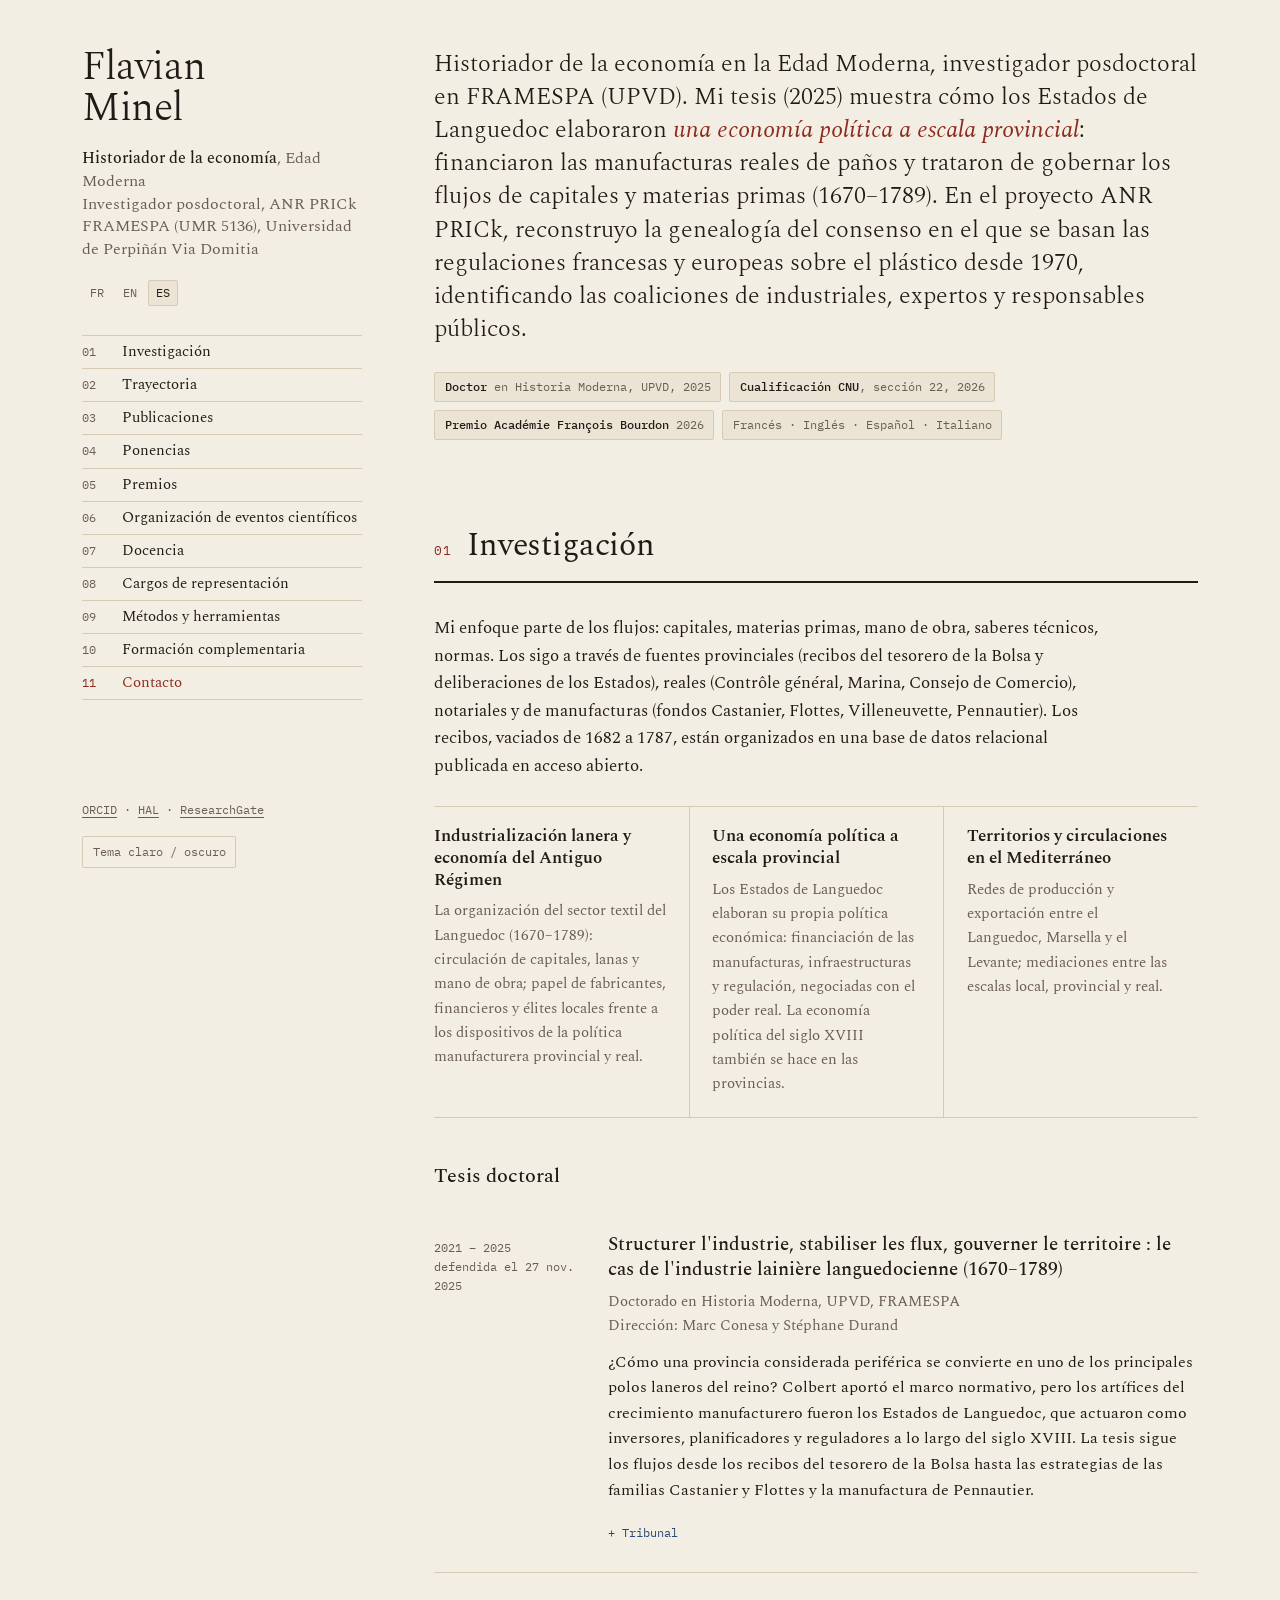
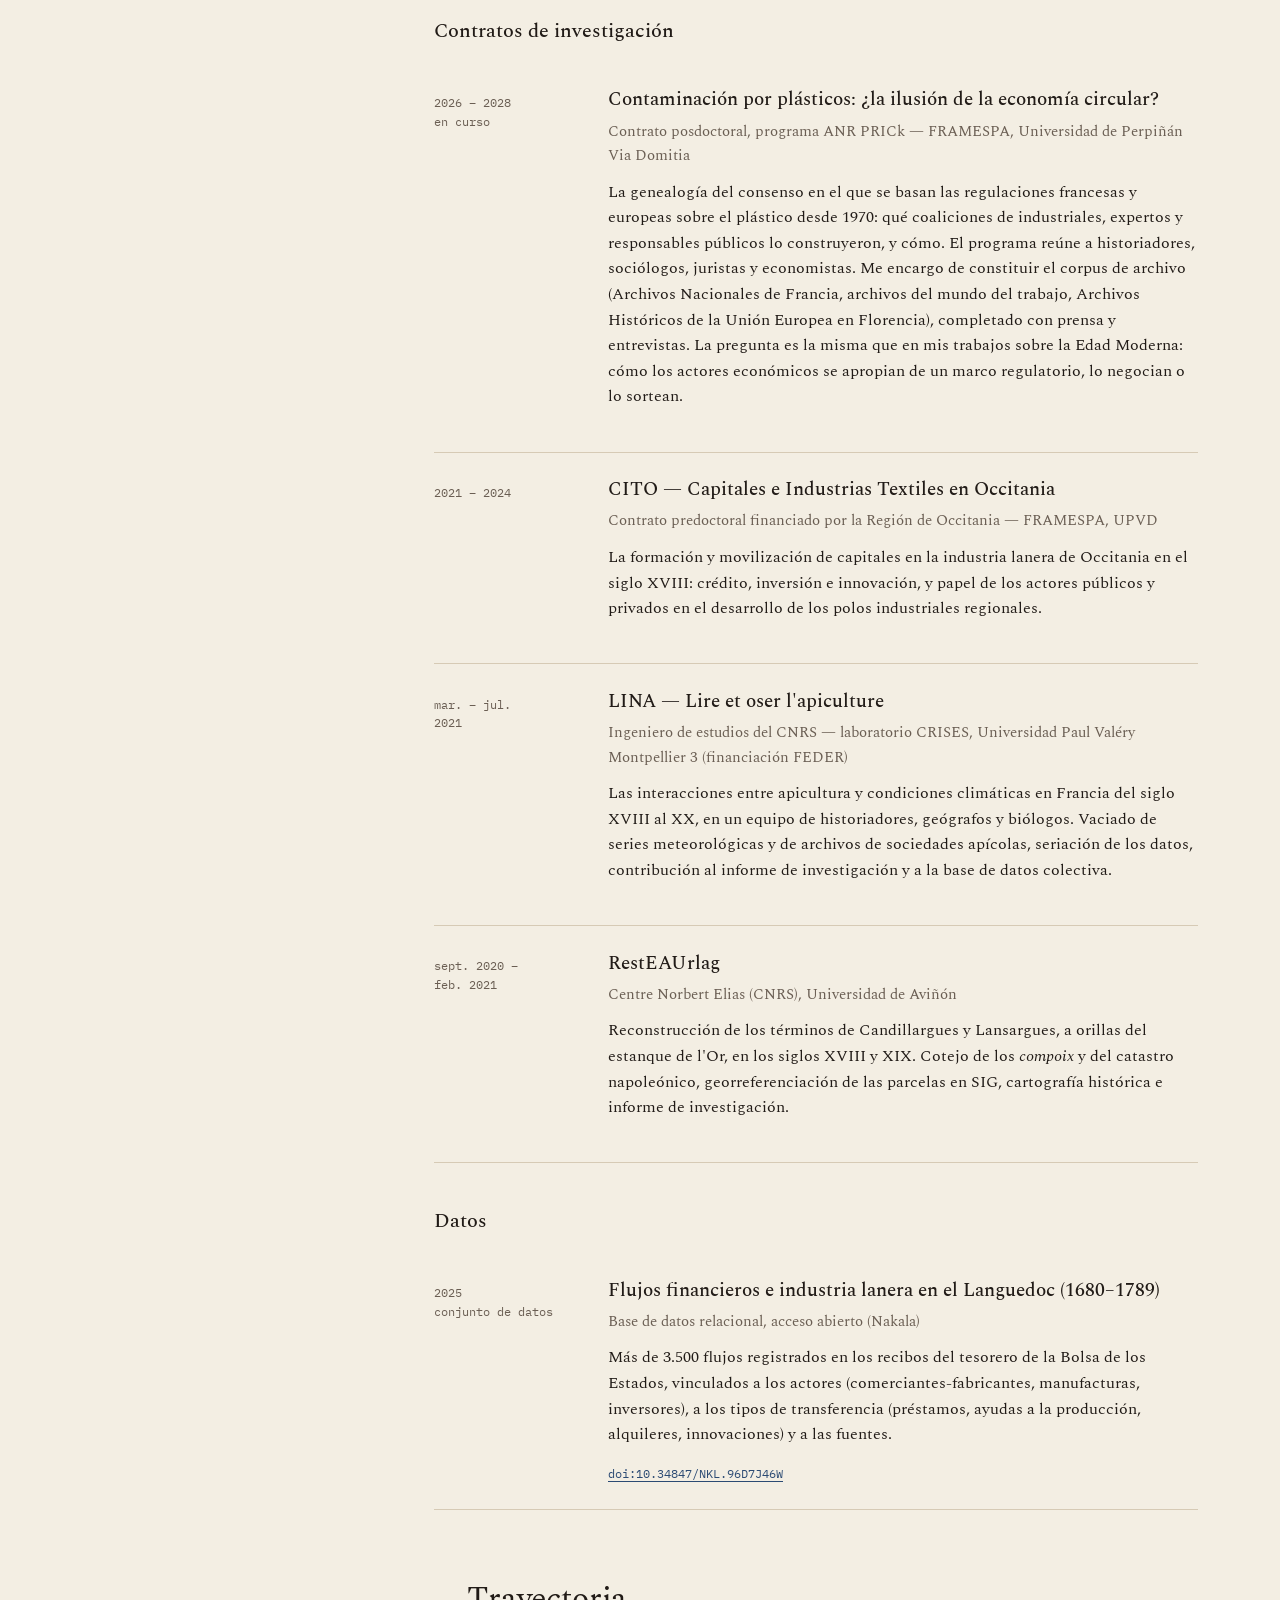
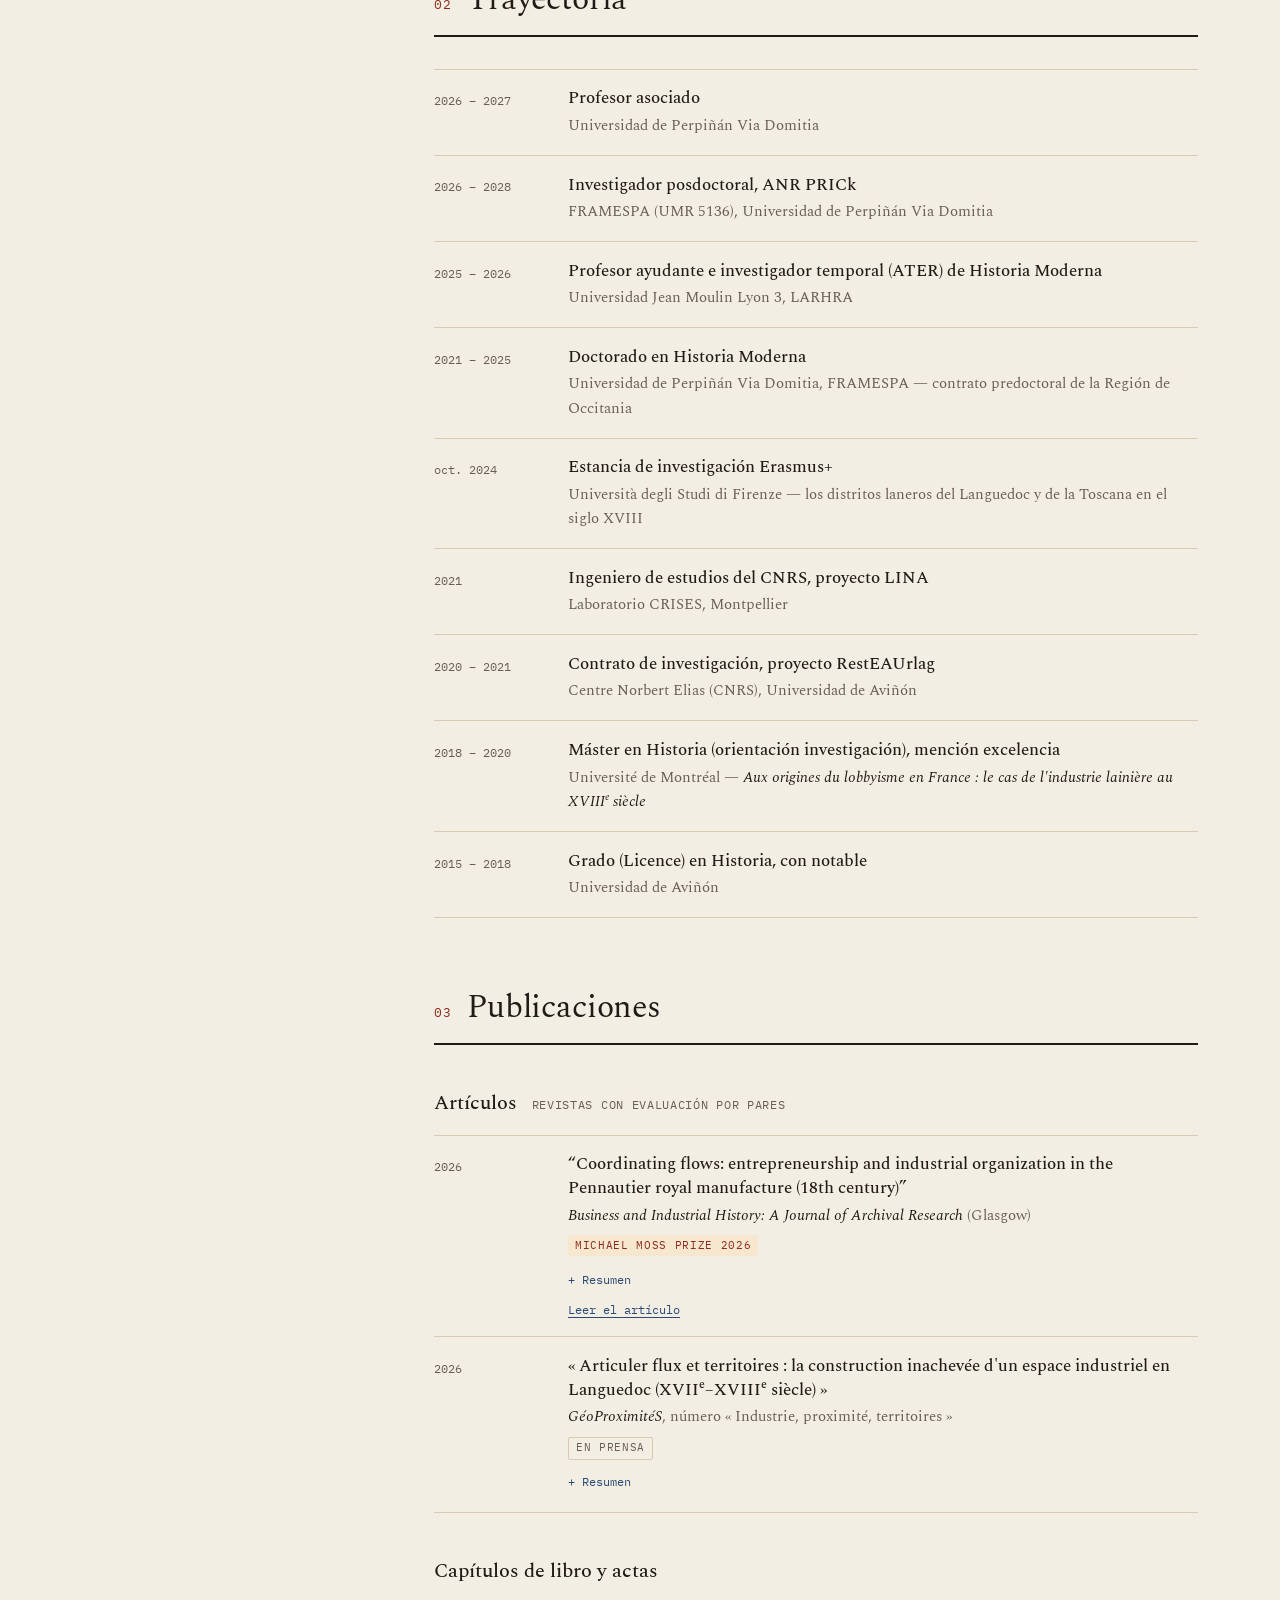
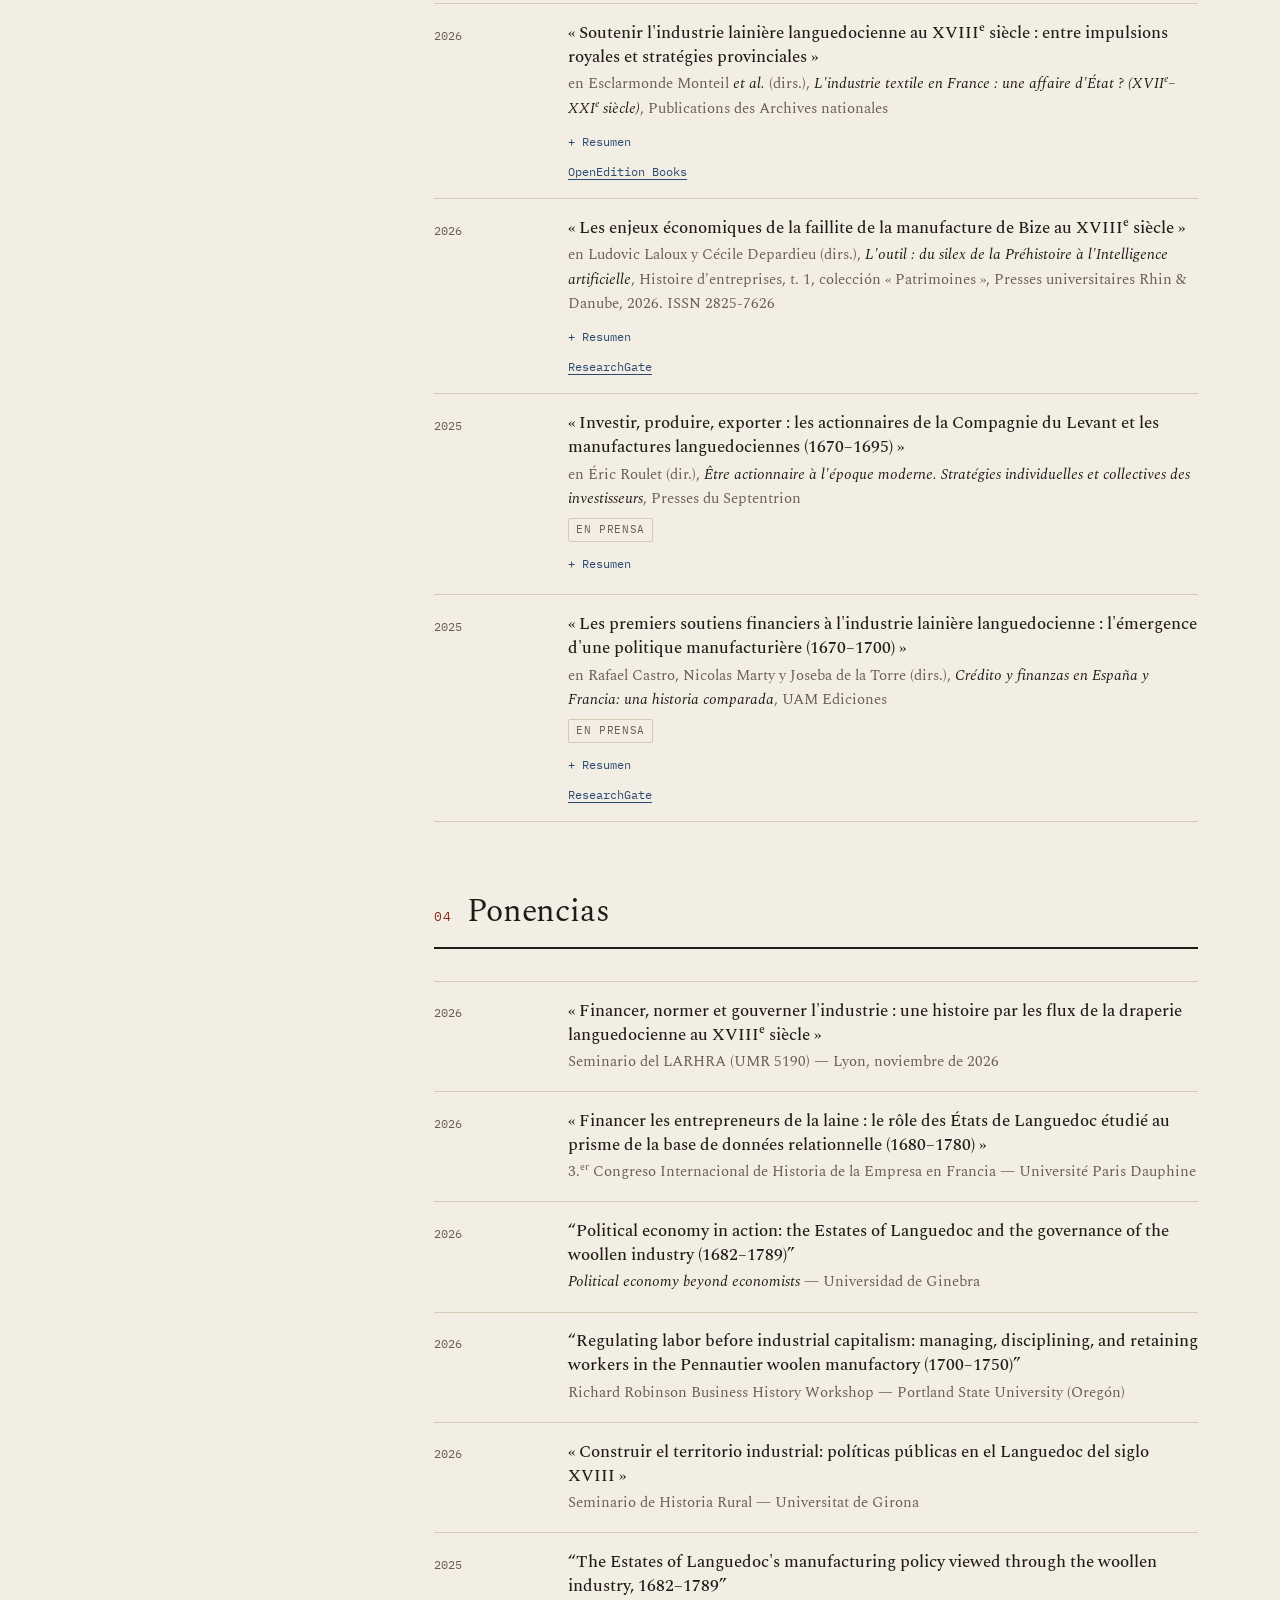
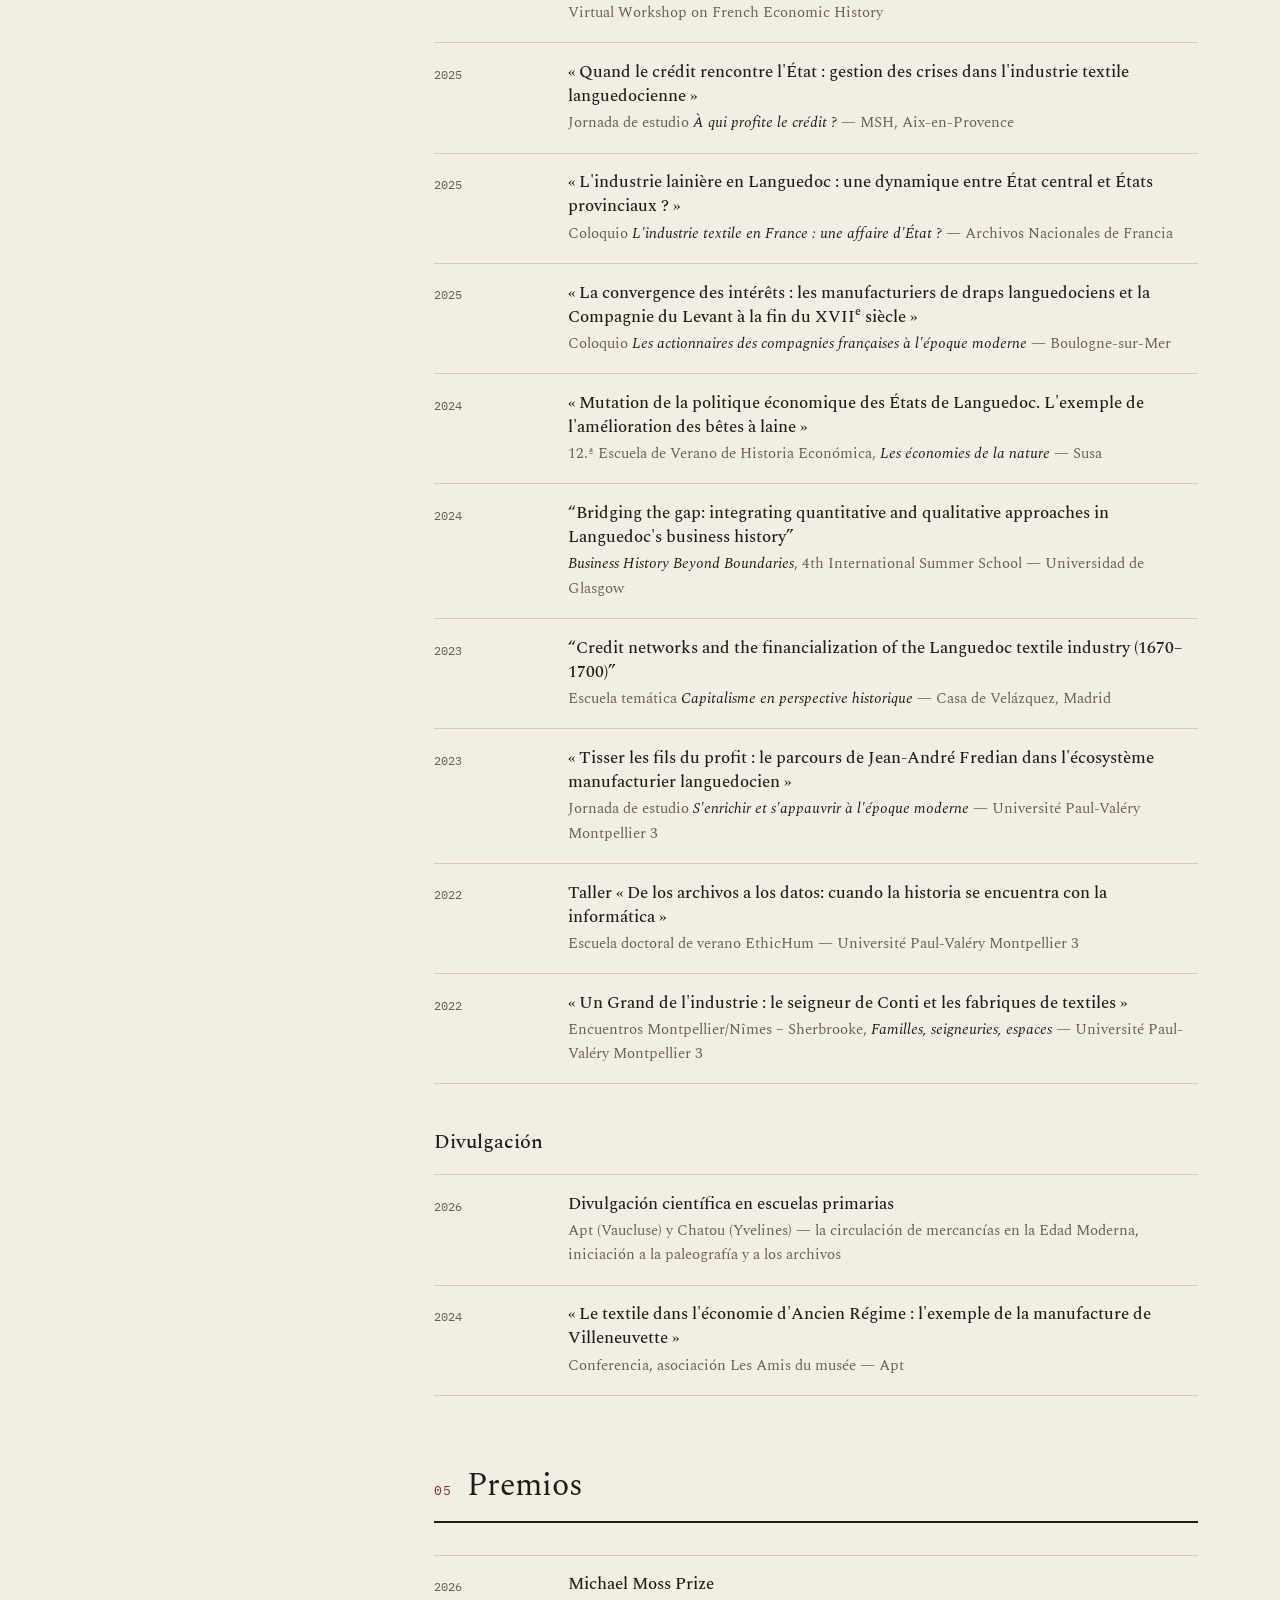
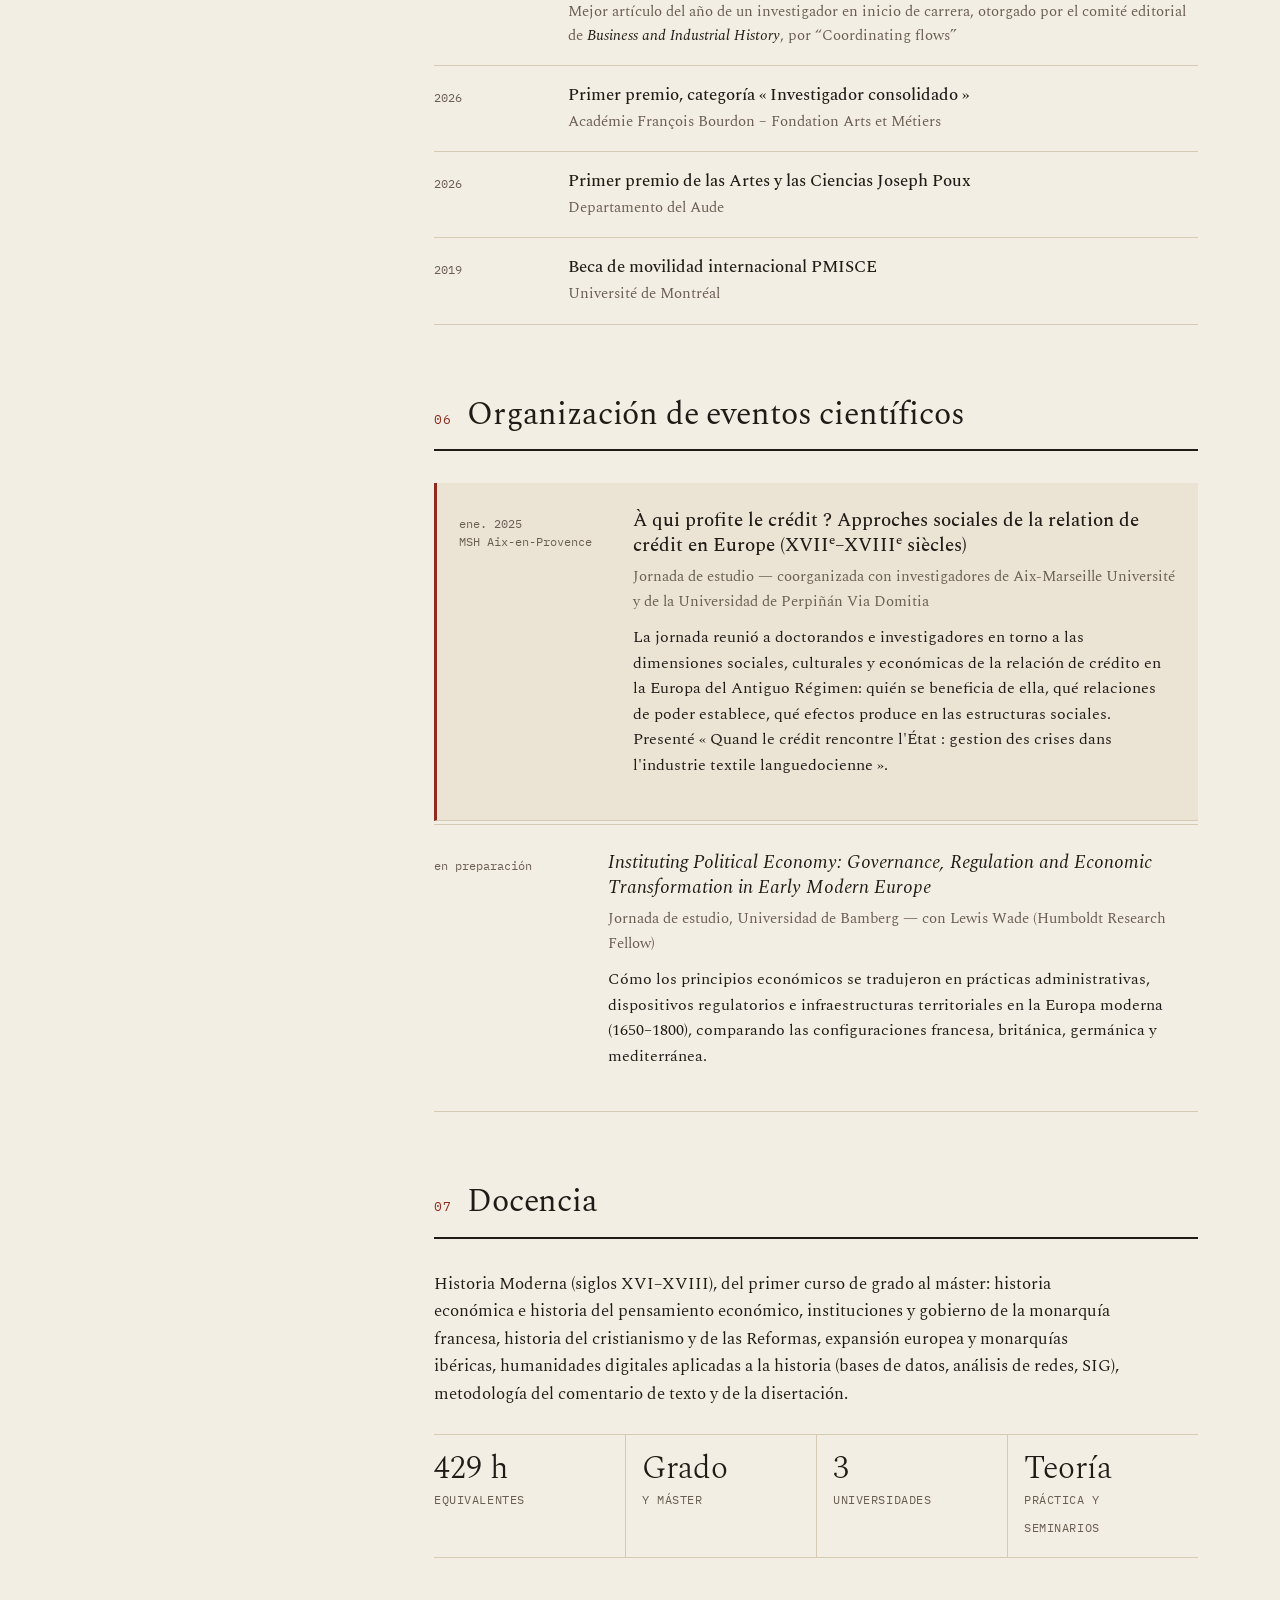
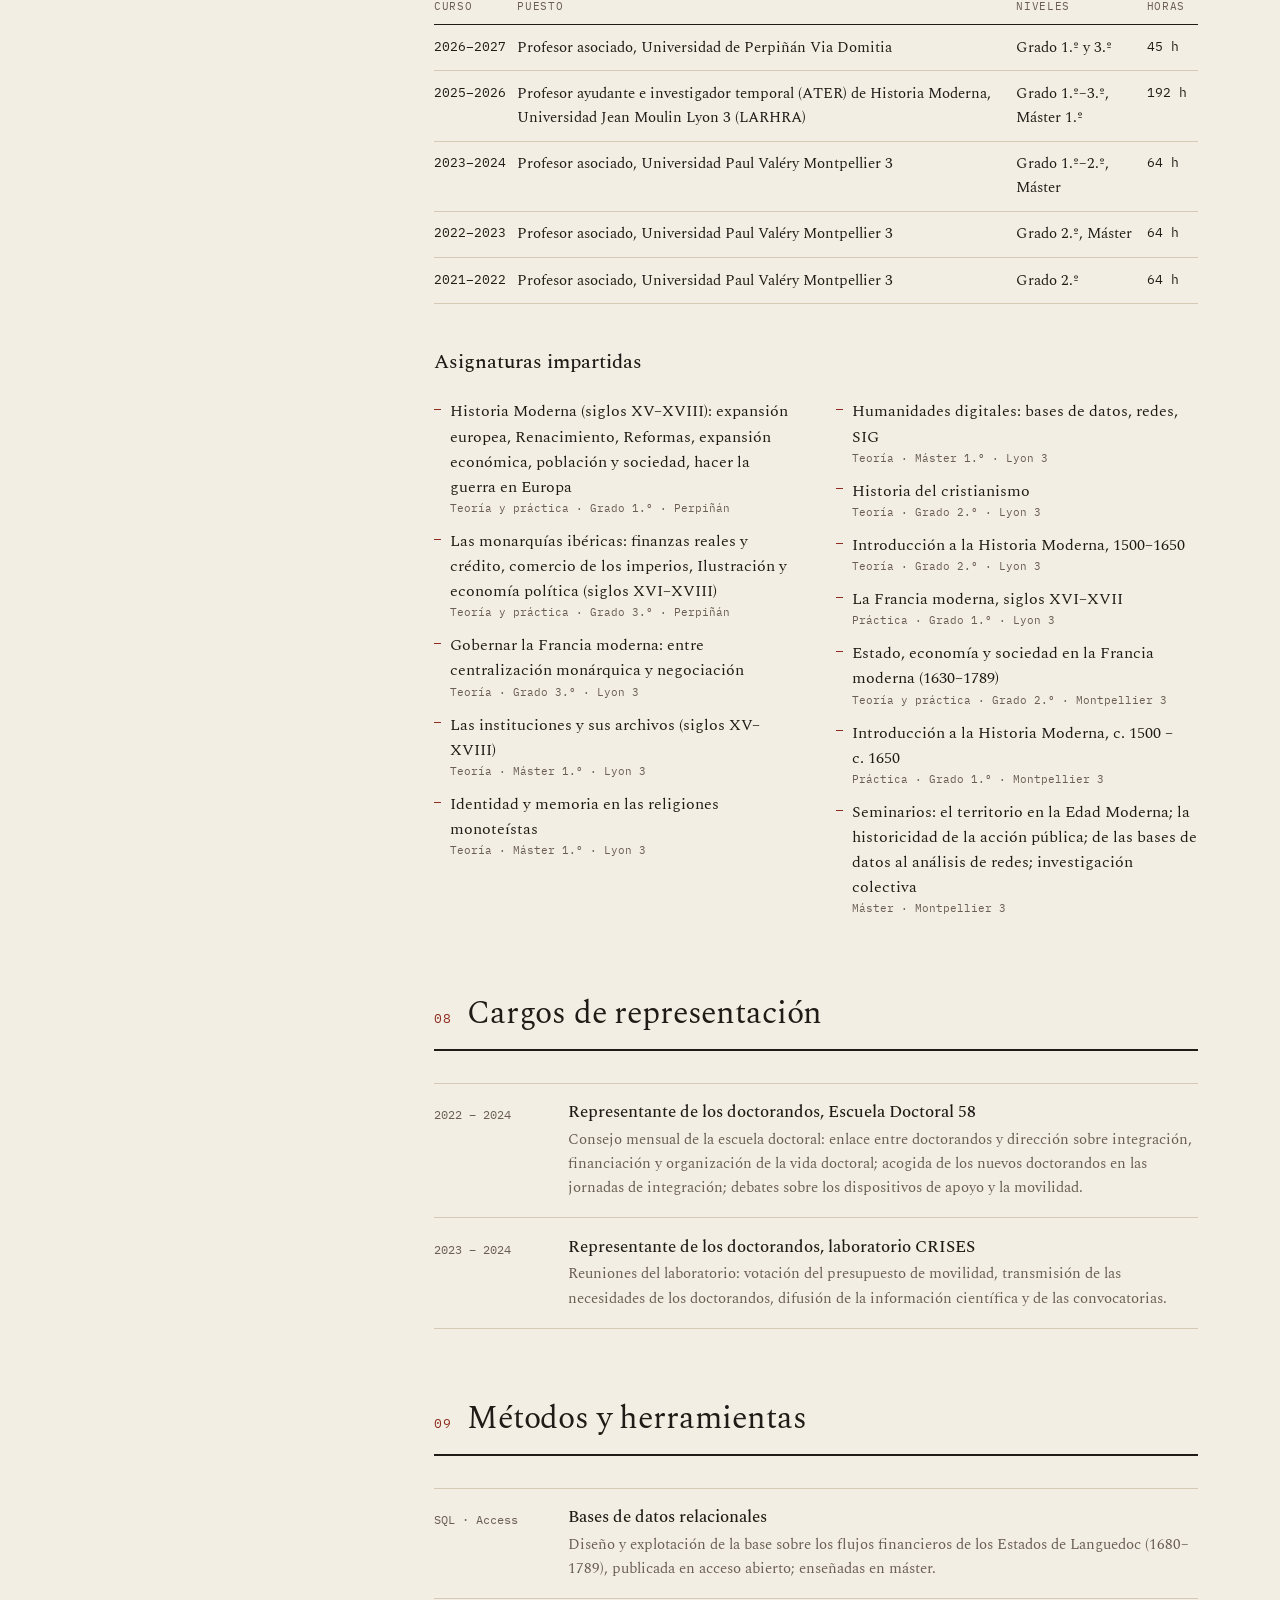
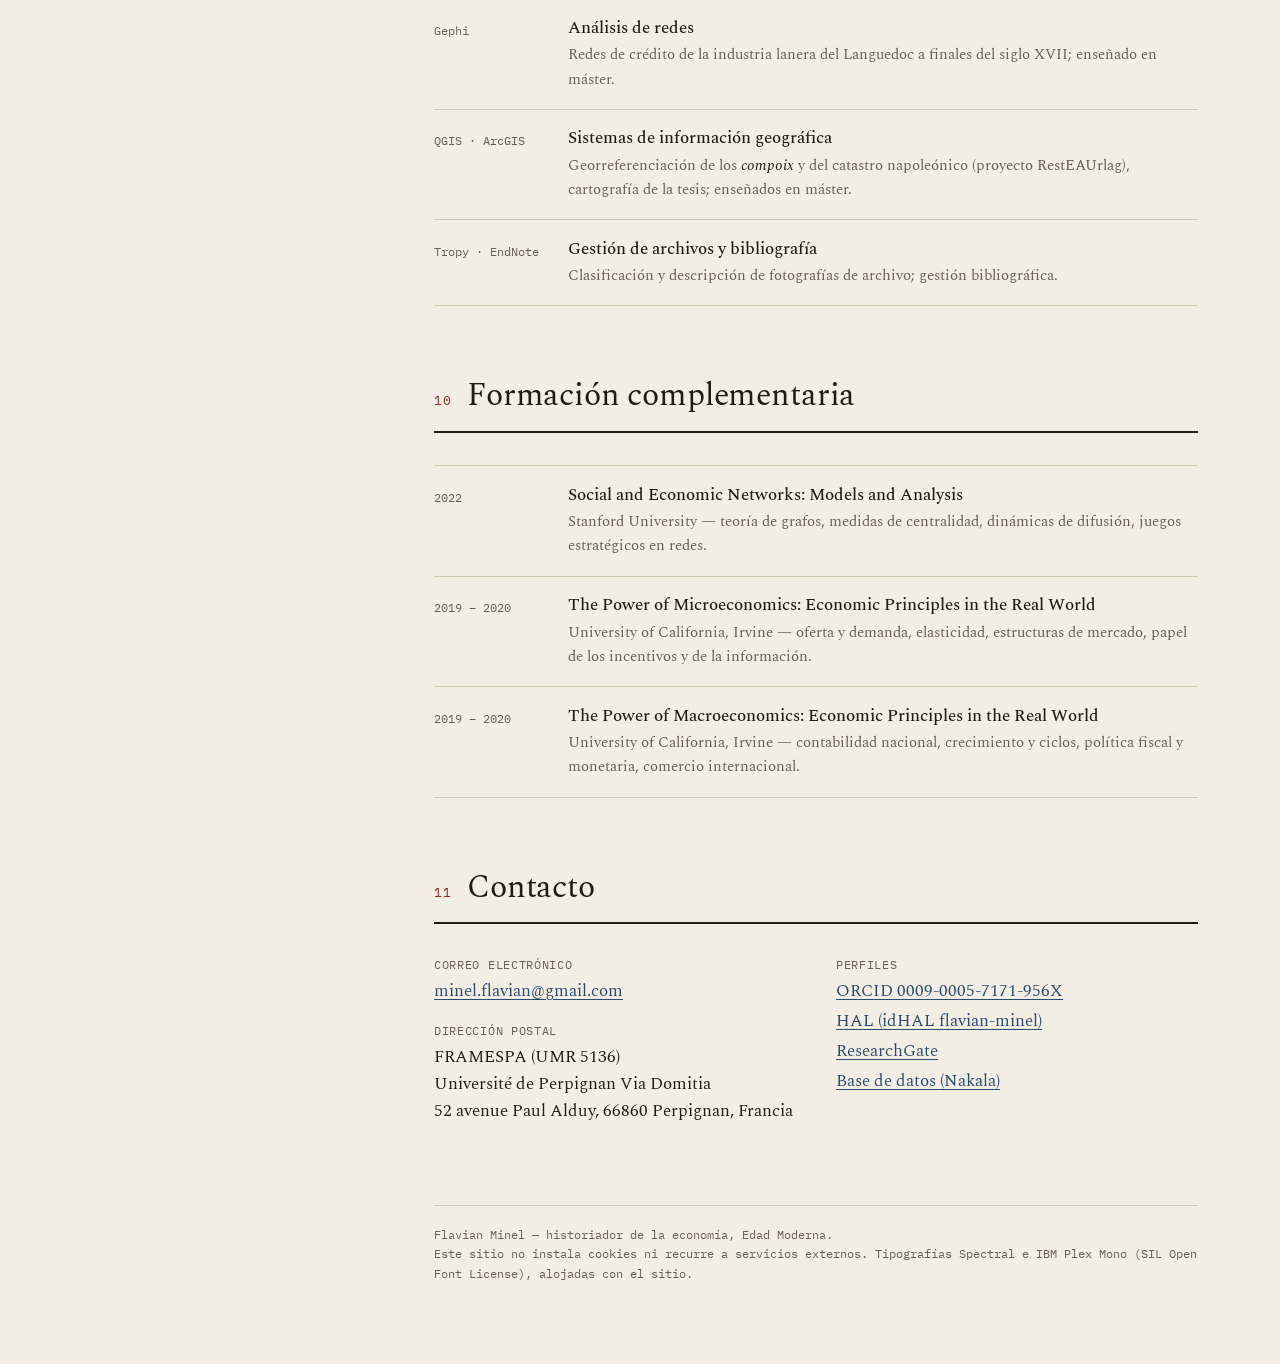
<file: es/index.html>
<!DOCTYPE html>
<html lang="es">
<head>
<meta charset="utf-8">
<meta name="viewport" content="width=device-width, initial-scale=1">
<title>Flavian Minel — Historiador de la economía, Edad Moderna</title>
<meta name="description" content="Flavian Minel, doctor en Historia Moderna, investigador posdoctoral del proyecto ANR PRICk (FRAMESPA, Universidad de Perpiñán Via Domitia). Industria lanera del Languedoc, Estados de Languedoc, economía política provincial, regulación de la economía circular.">
<link rel="canonical" href="https://flavian-minel.fr/es/">
<link rel="alternate" hreflang="fr" href="https://flavian-minel.fr/">
<link rel="alternate" hreflang="en" href="https://flavian-minel.fr/en/">
<link rel="alternate" hreflang="es" href="https://flavian-minel.fr/es/">
<link rel="alternate" hreflang="x-default" href="https://flavian-minel.fr/">
<meta name="theme-color" content="#f3eee3">
<link rel="stylesheet" href="../assets/site.css">
<script>
(function(){try{var t=localStorage.getItem('theme');if(t)document.documentElement.setAttribute('data-theme',t);}catch(e){}})();
</script>
</head>
<body>
<a class="skip" href="#contenu">Ir al contenido</a>
<div class="wrap">

<aside>
  <p class="name"><a href="#">Flavian<br>Minel</a></p>
  <p class="role"><b>Historiador de la economía</b>, Edad Moderna<br>Investigador posdoctoral, ANR PRICk<br>FRAMESPA (UMR 5136), Universidad de Perpiñán Via Domitia</p>
  <div class="lang" aria-label="Idioma del sitio">
    <a href="../index.html" lang="fr" hreflang="fr">FR</a>
    <a href="../en/index.html" lang="en" hreflang="en">EN</a>
    <a href="index.html" lang="es" hreflang="es" aria-current="page">ES</a>
  </div>
  <nav aria-label="Secciones">
    <ol>
      <li><a href="#recherche"><span>01</span>Investigación</a></li>
      <li><a href="#parcours"><span>02</span>Trayectoria</a></li>
      <li><a href="#publications"><span>03</span>Publicaciones</a></li>
      <li><a href="#communications"><span>04</span>Ponencias</a></li>
      <li><a href="#distinctions"><span>05</span>Premios</a></li>
      <li><a href="#organisation"><span>06</span>Organización de eventos científicos</a></li>
      <li><a href="#enseignement"><span>07</span>Docencia</a></li>
      <li><a href="#responsabilites"><span>08</span>Cargos de representación</a></li>
      <li><a href="#methodes"><span>09</span>Métodos y herramientas</a></li>
      <li><a href="#formations"><span>10</span>Formación complementaria</a></li>
      <li><a href="#contact"><span>11</span>Contacto</a></li>
    </ol>
  </nav>
  <button class="theme-btn mobile-theme" type="button" data-theme-toggle>Tema claro / oscuro</button>
  <div class="aside-foot">
    <a href="https://orcid.org/0009-0005-7171-956X">ORCID</a> ·
    <a href="https://hal.science/search/index/?q=%2A&amp;authIdHal_s=flavian-minel">HAL</a> ·
    <a href="https://www.researchgate.net/profile/Flavian-Minel">ResearchGate</a><br>
    <button class="theme-btn" type="button" data-theme-toggle>Tema claro / oscuro</button>
  </div>
</aside>

<main id="contenu">
  <p class="lede">Historiador de la economía en la Edad Moderna, investigador posdoctoral en FRAMESPA (UPVD). Mi tesis (2025) muestra cómo los Estados de Languedoc elaboraron <em>una economía política a escala provincial</em>: financiaron las manufacturas reales de paños y trataron de gobernar los flujos de capitales y materias primas (1670–1789). En el proyecto ANR PRICk, reconstruyo la genealogía del consenso en el que se basan las regulaciones francesas y europeas sobre el plástico desde 1970, identificando las coaliciones de industriales, expertos y responsables públicos.</p>
  <ul class="facts">
    <li><b>Doctor</b> en Historia Moderna, UPVD, 2025</li>
    <li><b>Cualificación CNU</b>, sección 22, 2026</li>
    <li><b>Premio Académie François Bourdon</b> 2026</li>
    <li>Francés · Inglés · Español · Italiano</li>
  </ul>

  <section id="recherche" aria-labelledby="h-recherche">
    <div class="sec-head"><span class="num">01</span><h2 id="h-recherche">Investigación</h2></div>
    <p>Mi enfoque parte de los flujos: capitales, materias primas, mano de obra, saberes técnicos, normas. Los sigo a través de fuentes provinciales (recibos del tesorero de la Bolsa y deliberaciones de los Estados), reales (Contrôle général, Marina, Consejo de Comercio), notariales y de manufacturas (fondos Castanier, Flottes, Villeneuvette, Pennautier). Los recibos, vaciados de 1682 a 1787, están organizados en una base de datos relacional publicada en acceso abierto.</p>
    <div class="axes">
      <div class="axe">
        <h4>Industrialización lanera y economía del Antiguo Régimen</h4>
        <p>La organización del sector textil del Languedoc (1670–1789): circulación de capitales, lanas y mano de obra; papel de fabricantes, financieros y élites locales frente a los dispositivos de la política manufacturera provincial y real.</p>
      </div>
      <div class="axe">
        <h4>Una economía política a escala provincial</h4>
        <p>Los Estados de Languedoc elaboran su propia política económica: financiación de las manufacturas, infraestructuras y regulación, negociadas con el poder real. La economía política del siglo XVIII también se hace en las provincias.</p>
      </div>
      <div class="axe">
        <h4>Territorios y circulaciones en el Mediterráneo</h4>
        <p>Redes de producción y exportación entre el Languedoc, Marsella y el Levante; mediaciones entre las escalas local, provincial y real.</p>
      </div>
    </div>

    <h3>Tesis doctoral</h3>
    <div class="project">
      <div class="when">2021 – 2025<br>defendida el 27 nov. 2025</div>
      <div>
        <h4>Structurer l'industrie, stabiliser les flux, gouverner le territoire&nbsp;: le cas de l'industrie lainière languedocienne (1670–1789)</h4>
        <p class="where">Doctorado en Historia Moderna, UPVD, FRAMESPA<br>Dirección: Marc Conesa y Stéphane Durand</p>
        <p>¿Cómo una provincia considerada periférica se convierte en uno de los principales polos laneros del reino? Colbert aportó el marco normativo, pero los artífices del crecimiento manufacturero fueron los Estados de Languedoc, que actuaron como inversores, planificadores y reguladores a lo largo del siglo XVIII. La tesis sigue los flujos desde los recibos del tesorero de la Bolsa hasta las estrategias de las familias Castanier y Flottes y la manufactura de Pennautier.</p>
        <details>
          <summary>Tribunal</summary>
          <p>Marc Conesa (director), Stéphane Durand (codirector), Natacha Coquery (evaluadora), Mary O'Sullivan (evaluadora), Anne Conchon (vocal), Nicolas Marty (vocal), Jean-Michel Minovez (presidente).</p>
        </details>
      </div>
    </div>

    <h3>Contratos de investigación</h3>
    <div class="project">
      <div class="when">2026 – 2028<br>en curso</div>
      <div>
        <h4>Contaminación por plásticos: ¿la ilusión de la economía circular?</h4>
        <p class="where">Contrato posdoctoral, programa ANR PRICk — FRAMESPA, Universidad de Perpiñán Via Domitia</p>
        <p>La genealogía del consenso en el que se basan las regulaciones francesas y europeas sobre el plástico desde 1970: qué coaliciones de industriales, expertos y responsables públicos lo construyeron, y cómo. El programa reúne a historiadores, sociólogos, juristas y economistas. Me encargo de constituir el corpus de archivo (Archivos Nacionales de Francia, archivos del mundo del trabajo, Archivos Históricos de la Unión Europea en Florencia), completado con prensa y entrevistas. La pregunta es la misma que en mis trabajos sobre la Edad Moderna: cómo los actores económicos se apropian de un marco regulatorio, lo negocian o lo sortean.</p>
      </div>
    </div>
    <div class="project">
      <div class="when">2021 – 2024</div>
      <div>
        <h4>CITO — Capitales e Industrias Textiles en Occitania</h4>
        <p class="where">Contrato predoctoral financiado por la Región de Occitania — FRAMESPA, UPVD</p>
        <p>La formación y movilización de capitales en la industria lanera de Occitania en el siglo XVIII: crédito, inversión e innovación, y papel de los actores públicos y privados en el desarrollo de los polos industriales regionales.</p>
      </div>
    </div>
    <div class="project">
      <div class="when">mar. – jul.<br>2021</div>
      <div>
        <h4>LINA — Lire et oser l'apiculture</h4>
        <p class="where">Ingeniero de estudios del CNRS — laboratorio CRISES, Universidad Paul Valéry Montpellier 3 (financiación FEDER)</p>
        <p>Las interacciones entre apicultura y condiciones climáticas en Francia del siglo XVIII al XX, en un equipo de historiadores, geógrafos y biólogos. Vaciado de series meteorológicas y de archivos de sociedades apícolas, seriación de los datos, contribución al informe de investigación y a la base de datos colectiva.</p>
      </div>
    </div>
    <div class="project">
      <div class="when">sept. 2020 –<br>feb. 2021</div>
      <div>
        <h4>RestEAUrlag</h4>
        <p class="where">Centre Norbert Elias (CNRS), Universidad de Aviñón</p>
        <p>Reconstrucción de los términos de Candillargues y Lansargues, a orillas del estanque de l'Or, en los siglos XVIII y XIX. Cotejo de los <i>compoix</i> y del catastro napoleónico, georreferenciación de las parcelas en SIG, cartografía histórica e informe de investigación.</p>
      </div>
    </div>

    <h3>Datos</h3>
    <div class="project">
      <div class="when">2025<br>conjunto de datos</div>
      <div>
        <h4>Flujos financieros e industria lanera en el Languedoc (1680–1789)</h4>
        <p class="where">Base de datos relacional, acceso abierto (Nakala)</p>
        <p>Más de 3.500 flujos registrados en los recibos del tesorero de la Bolsa de los Estados, vinculados a los actores (comerciantes-fabricantes, manufacturas, inversores), a los tipos de transferencia (préstamos, ayudas a la producción, alquileres, innovaciones) y a las fuentes.</p>
        <div class="links"><a href="https://doi.org/10.34847/NKL.96D7J46W">doi:10.34847/NKL.96D7J46W</a></div>
      </div>
    </div>
  </section>

  <section id="parcours" aria-labelledby="h-parc">
    <div class="sec-head"><span class="num">02</span><h2 id="h-parc">Trayectoria</h2></div>
    <ul class="inv">
      <li><div class="when">2026 – 2027</div><div><div class="t">Profesor asociado</div><div class="m">Universidad de Perpiñán Via Domitia</div></div></li>
      <li><div class="when">2026 – 2028</div><div><div class="t">Investigador posdoctoral, ANR PRICk</div><div class="m">FRAMESPA (UMR 5136), Universidad de Perpiñán Via Domitia</div></div></li>
      <li><div class="when">2025 – 2026</div><div><div class="t">Profesor ayudante e investigador temporal (ATER) de Historia Moderna</div><div class="m">Universidad Jean Moulin Lyon 3, LARHRA</div></div></li>
      <li><div class="when">2021 – 2025</div><div><div class="t">Doctorado en Historia Moderna</div><div class="m">Universidad de Perpiñán Via Domitia, FRAMESPA — contrato predoctoral de la Región de Occitania</div></div></li>
      <li><div class="when">oct. 2024</div><div><div class="t">Estancia de investigación Erasmus+</div><div class="m">Università degli Studi di Firenze — los distritos laneros del Languedoc y de la Toscana en el siglo XVIII</div></div></li>
      <li><div class="when">2021</div><div><div class="t">Ingeniero de estudios del CNRS, proyecto LINA</div><div class="m">Laboratorio CRISES, Montpellier</div></div></li>
      <li><div class="when">2020 – 2021</div><div><div class="t">Contrato de investigación, proyecto RestEAUrlag</div><div class="m">Centre Norbert Elias (CNRS), Universidad de Aviñón</div></div></li>
      <li><div class="when">2018 – 2020</div><div><div class="t">Máster en Historia (orientación investigación), mención excelencia</div><div class="m">Université de Montréal — <i>Aux origines du lobbyisme en France&nbsp;: le cas de l'industrie lainière au XVIII<sup>e</sup> siècle</i></div></div></li>
      <li><div class="when">2015 – 2018</div><div><div class="t">Grado (Licence) en Historia, con notable</div><div class="m">Universidad de Aviñón</div></div></li>
    </ul>

  </section>

  <section id="publications" aria-labelledby="h-pub">
    <div class="sec-head"><span class="num">03</span><h2 id="h-pub">Publicaciones</h2></div>

    <h3>Artículos <span class="tag">revistas con evaluación por pares</span></h3>
    <ul class="inv">
      <li>
        <div class="when">2026</div>
        <div>
          <div class="t">“Coordinating flows: entrepreneurship and industrial organization in the Pennautier royal manufacture (18th century)”</div>
          <div class="m"><i>Business and Industrial History: A Journal of Archival Research</i> (Glasgow)</div>
          <span class="badge">Michael Moss Prize 2026</span>
          <details><summary>Resumen</summary><p>A partir de los archivos privados de la manufactura real de Pennautier, el artículo cuestiona la noción de empresario en la Edad Moderna. La actividad empresarial aparece como la capacidad de coordinar flujos heterogéneos (capitales, materias primas, trabajo, exportaciones) en un entorno institucional restrictivo.</p></details>
          <div class="links"><a href="https://journals.gla.ac.uk/bih/issue/view/36/74">Leer el artículo</a></div>
        </div>
      </li>
      <li>
        <div class="when">2026</div>
        <div>
          <div class="t">« Articuler flux et territoires&nbsp;: la construction inachevée d'un espace industriel en Languedoc (XVII<sup>e</sup>–XVIII<sup>e</sup> siècle) »</div>
          <div class="m"><i>GéoProximitéS</i>, número «&nbsp;Industrie, proximité, territoires&nbsp;»</div>
          <span class="badge soon">En prensa</span>
          <details><summary>Resumen</summary><p>Los Estados de Languedoc actuaron con eficacia sobre la proximidad geográfica (subsidios, infraestructuras, sustitución de importaciones), pero los flujos decisivos —crédito marsellés, lana castellana, prácticas de tintura— dependían de proximidades organizadas que escapaban a su control.</p></details>
        </div>
      </li>
    </ul>

    <h3>Capítulos de libro y actas</h3>
    <ul class="inv">
      <li>
        <div class="when">2026</div>
        <div>
          <div class="t">« Soutenir l'industrie lainière languedocienne au XVIII<sup>e</sup> siècle&nbsp;: entre impulsions royales et stratégies provinciales »</div>
          <div class="m">en Esclarmonde Monteil <i>et al.</i> (dirs.), <i>L'industrie textile en France&nbsp;: une affaire d'État&nbsp;? (XVII<sup>e</sup>–XXI<sup>e</sup> siècle)</i>, Publications des Archives nationales</div>
          <details><summary>Resumen</summary><p>La asamblea provincial no se limitó a transmitir las órdenes reales: elaboró una política económica propia, basada en préstamos, subvenciones y primas a la exportación. Las políticas manufactureras fueron una construcción compartida entre el centro y la provincia.</p></details>
          <div class="links"><a href="https://books.openedition.org/pan/8025">OpenEdition Books</a></div>
        </div>
      </li>
      <li>
        <div class="when">2026</div>
        <div>
          <div class="t">« Les enjeux économiques de la faillite de la manufacture de Bize au XVIII<sup>e</sup> siècle »</div>
          <div class="m">en Ludovic Laloux y Cécile Depardieu (dirs.), <i>L'outil&nbsp;: du silex de la Préhistoire à l'Intelligence artificielle</i>, Histoire d'entreprises, t.&nbsp;1, colección «&nbsp;Patrimoines&nbsp;», Presses universitaires Rhin &amp; Danube, 2026. ISSN&nbsp;2825-7626</div>
          <details><summary>Resumen</summary><p>La quiebra de la manufactura de Bize en 1732 revela las fragilidades del sistema manufacturero del Languedoc y las tensiones entre iniciativa empresarial e intervención provincial.</p></details>
          <div class="links"><a href="https://www.researchgate.net/profile/Flavian-Minel">ResearchGate</a></div>
        </div>
      </li>
      <li>
        <div class="when">2025</div>
        <div>
          <div class="t">« Investir, produire, exporter&nbsp;: les actionnaires de la Compagnie du Levant et les manufactures languedociennes (1670–1695) »</div>
          <div class="m">en Éric Roulet (dir.), <i>Être actionnaire à l'époque moderne. Stratégies individuelles et collectives des investisseurs</i>, Presses du Septentrion</div>
          <span class="badge soon">En prensa</span>
          <details><summary>Resumen</summary><p>Las trayectorias de Pennautier, Fredian y Magy muestran cómo inversores privados combinaron capitales, redes institucionales y apoyos públicos para conectar las manufacturas de paños con los circuitos de exportación mediterráneos: un «&nbsp;capitalismo de interfaz&nbsp;» de finales del siglo XVII.</p></details>
        </div>
      </li>
      <li>
        <div class="when">2025</div>
        <div>
          <div class="t">« Les premiers soutiens financiers à l'industrie lainière languedocienne&nbsp;: l'émergence d'une politique manufacturière (1670–1700) »</div>
          <div class="m">en Rafael Castro, Nicolas Marty y Joseba de la Torre (dirs.), <i>Crédito y finanzas en España y Francia: una historia comparada</i>, UAM Ediciones</div>
          <span class="badge soon">En prensa</span>
          <details><summary>Resumen</summary><p>Préstamos, subvenciones y primas a la exportación concedidos a Saptes y Villeneuvette: los primeros pasos de una acción económica estructurada a escala provincial, más allá de las exigencias colbertistas.</p></details>
          <div class="links"><a href="https://www.researchgate.net/profile/Flavian-Minel">ResearchGate</a></div>
        </div>
      </li>
    </ul>
  </section>

  <section id="communications" aria-labelledby="h-com">
    <div class="sec-head"><span class="num">04</span><h2 id="h-com">Ponencias</h2></div>
    <ul class="inv">
      <li><div class="when">2026</div><div>
        <div class="t">« Financer, normer et gouverner l'industrie&nbsp;: une histoire par les flux de la draperie languedocienne au XVIII<sup>e</sup> siècle »</div>
        <div class="m">Seminario del LARHRA (UMR 5190) — Lyon, noviembre de 2026</div></div></li>

      <li><div class="when">2026</div><div>
        <div class="t">« Financer les entrepreneurs de la laine&nbsp;: le rôle des États de Languedoc étudié au prisme de la base de données relationnelle (1680–1780) »</div>
        <div class="m">3.<sup>er</sup> Congreso Internacional de Historia de la Empresa en Francia — Université Paris Dauphine</div></div></li>
      <li><div class="when">2026</div><div>
        <div class="t">“Political economy in action: the Estates of Languedoc and the governance of the woollen industry (1682–1789)”</div>
        <div class="m"><i>Political economy beyond economists</i> — Universidad de Ginebra</div></div></li>
      <li><div class="when">2026</div><div>
        <div class="t">“Regulating labor before industrial capitalism: managing, disciplining, and retaining workers in the Pennautier woolen manufactory (1700–1750)”</div>
        <div class="m">Richard Robinson Business History Workshop — Portland State University (Oregón)</div></div></li>
      <li><div class="when">2026</div><div>
        <div class="t">«&nbsp;Construir el territorio industrial: políticas públicas en el Languedoc del siglo XVIII&nbsp;»</div>
        <div class="m">Seminario de Historia Rural — Universitat de Girona</div></div></li>
      <li><div class="when">2025</div><div>
        <div class="t">“The Estates of Languedoc's manufacturing policy viewed through the woollen industry, 1682–1789”</div>
        <div class="m">Virtual Workshop on French Economic History</div></div></li>
      <li><div class="when">2025</div><div>
        <div class="t">« Quand le crédit rencontre l'État&nbsp;: gestion des crises dans l'industrie textile languedocienne »</div>
        <div class="m">Jornada de estudio <i>À qui profite le crédit&nbsp;?</i> — MSH, Aix-en-Provence</div></div></li>
      <li><div class="when">2025</div><div>
        <div class="t">« L'industrie lainière en Languedoc&nbsp;: une dynamique entre État central et États provinciaux&nbsp;? »</div>
        <div class="m">Coloquio <i>L'industrie textile en France&nbsp;: une affaire d'État&nbsp;?</i> — Archivos Nacionales de Francia</div></div></li>
      <li><div class="when">2025</div><div>
        <div class="t">« La convergence des intérêts&nbsp;: les manufacturiers de draps languedociens et la Compagnie du Levant à la fin du XVII<sup>e</sup> siècle »</div>
        <div class="m">Coloquio <i>Les actionnaires des compagnies françaises à l'époque moderne</i> — Boulogne-sur-Mer</div></div></li>
      <li><div class="when">2024</div><div>
        <div class="t">« Mutation de la politique économique des États de Languedoc. L'exemple de l'amélioration des bêtes à laine »</div>
        <div class="m">12.ª Escuela de Verano de Historia Económica, <i>Les économies de la nature</i> — Susa</div></div></li>
      <li><div class="when">2024</div><div>
        <div class="t">“Bridging the gap: integrating quantitative and qualitative approaches in Languedoc's business history”</div>
        <div class="m"><i>Business History Beyond Boundaries</i>, 4th International Summer School — Universidad de Glasgow</div></div></li>
      <li><div class="when">2023</div><div>
        <div class="t">“Credit networks and the financialization of the Languedoc textile industry (1670–1700)”</div>
        <div class="m">Escuela temática <i>Capitalisme en perspective historique</i> — Casa de Velázquez, Madrid</div></div></li>
      <li><div class="when">2023</div><div>
        <div class="t">« Tisser les fils du profit&nbsp;: le parcours de Jean-André Fredian dans l'écosystème manufacturier languedocien »</div>
        <div class="m">Jornada de estudio <i>S'enrichir et s'appauvrir à l'époque moderne</i> — Université Paul-Valéry Montpellier 3</div></div></li>
      <li><div class="when">2022</div><div>
        <div class="t">Taller «&nbsp;De los archivos a los datos: cuando la historia se encuentra con la informática&nbsp;»</div>
        <div class="m">Escuela doctoral de verano EthicHum — Université Paul-Valéry Montpellier 3</div></div></li>
      <li><div class="when">2022</div><div>
        <div class="t">« Un Grand de l'industrie&nbsp;: le seigneur de Conti et les fabriques de textiles »</div>
        <div class="m">Encuentros Montpellier/Nîmes – Sherbrooke, <i>Familles, seigneuries, espaces</i> — Université Paul-Valéry Montpellier 3</div></div></li>
    </ul>

    <h3>Divulgación</h3>
    <ul class="inv">
      <li><div class="when">2026</div><div>
        <div class="t">Divulgación científica en escuelas primarias</div>
        <div class="m">Apt (Vaucluse) y Chatou (Yvelines) — la circulación de mercancías en la Edad Moderna, iniciación a la paleografía y a los archivos</div></div></li>
      <li><div class="when">2024</div><div>
        <div class="t">« Le textile dans l'économie d'Ancien Régime&nbsp;: l'exemple de la manufacture de Villeneuvette »</div>
        <div class="m">Conferencia, asociación Les Amis du musée — Apt</div></div></li>
    </ul>
  </section>

  <section id="distinctions" aria-labelledby="h-distinctions">
    <div class="sec-head"><span class="num">05</span><h2 id="h-distinctions">Premios</h2></div>
    <ul class="inv">
      <li><div class="when">2026</div><div><div class="t">Michael Moss Prize</div><div class="m">Mejor artículo del año de un investigador en inicio de carrera, otorgado por el comité editorial de <i>Business and Industrial History</i>, por “Coordinating flows”</div></div></li>
      <li><div class="when">2026</div><div><div class="t">Primer premio, categoría «&nbsp;Investigador consolidado&nbsp;»</div><div class="m">Académie François Bourdon – Fondation Arts et Métiers</div></div></li>
      <li><div class="when">2026</div><div><div class="t">Primer premio de las Artes y las Ciencias Joseph Poux</div><div class="m">Departamento del Aude</div></div></li>
      <li><div class="when">2019</div><div><div class="t">Beca de movilidad internacional PMISCE</div><div class="m">Université de Montréal</div></div></li>
    </ul>
  </section>

  <section id="organisation" aria-labelledby="h-organisation">
    <div class="sec-head"><span class="num">06</span><h2 id="h-organisation">Organización de eventos científicos</h2></div>
    <div class="project feature">
      <div class="when">ene. 2025<br>MSH Aix-en-Provence</div>
      <div>
        <h4>À qui profite le crédit&nbsp;? Approches sociales de la relation de crédit en Europe (XVII<sup>e</sup>–XVIII<sup>e</sup> siècles)</h4>
        <p class="where">Jornada de estudio — coorganizada con investigadores de Aix-Marseille Université y de la Universidad de Perpiñán Via Domitia</p>
        <p>La jornada reunió a doctorandos e investigadores en torno a las dimensiones sociales, culturales y económicas de la relación de crédito en la Europa del Antiguo Régimen: quién se beneficia de ella, qué relaciones de poder establece, qué efectos produce en las estructuras sociales. Presenté «&nbsp;Quand le crédit rencontre l'État&nbsp;: gestion des crises dans l'industrie textile languedocienne&nbsp;».</p>
      </div>
    </div>
    <div class="project">
      <div class="when">en preparación</div>
      <div>
        <h4><i>Instituting Political Economy: Governance, Regulation and Economic Transformation in Early Modern Europe</i></h4>
        <p class="where">Jornada de estudio, Universidad de Bamberg — con Lewis Wade (Humboldt Research Fellow)</p>
        <p>Cómo los principios económicos se tradujeron en prácticas administrativas, dispositivos regulatorios e infraestructuras territoriales en la Europa moderna (1650–1800), comparando las configuraciones francesa, británica, germánica y mediterránea.</p>
      </div>
    </div>
  </section>

  <section id="enseignement" aria-labelledby="h-ens">
    <div class="sec-head"><span class="num">07</span><h2 id="h-ens">Docencia</h2></div>
    <p>Historia Moderna (siglos XVI–XVIII), del primer curso de grado al máster: historia económica e historia del pensamiento económico, instituciones y gobierno de la monarquía francesa, historia del cristianismo y de las Reformas, expansión europea y monarquías ibéricas, humanidades digitales aplicadas a la historia (bases de datos, análisis de redes, SIG), metodología del comentario de texto y de la disertación.</p>
    <div class="stat-row">
      <div class="stat"><b>429&nbsp;h</b><span>equivalentes</span></div>
      <div class="stat"><b>Grado</b><span>y máster</span></div>
      <div class="stat"><b>3</b><span>universidades</span></div>
      <div class="stat"><b>Teoría</b><span>práctica y seminarios</span></div>
    </div>
    <table>
      <thead><tr><th>Curso</th><th>Puesto</th><th>Niveles</th><th>Horas</th></tr></thead>
      <tbody>
        <tr><td class="n">2026–2027</td><td>Profesor asociado, Universidad de Perpiñán Via Domitia</td><td>Grado 1.º y 3.º</td><td class="n">45&nbsp;h</td></tr>
        <tr><td class="n">2025–2026</td><td>Profesor ayudante e investigador temporal (ATER) de Historia Moderna, Universidad Jean Moulin Lyon 3 (LARHRA)</td><td>Grado 1.º–3.º, Máster 1.º</td><td class="n">192&nbsp;h</td></tr>
        <tr><td class="n">2023–2024</td><td>Profesor asociado, Universidad Paul Valéry Montpellier 3</td><td>Grado 1.º–2.º, Máster</td><td class="n">64&nbsp;h</td></tr>
        <tr><td class="n">2022–2023</td><td>Profesor asociado, Universidad Paul Valéry Montpellier 3</td><td>Grado 2.º, Máster</td><td class="n">64&nbsp;h</td></tr>
        <tr><td class="n">2021–2022</td><td>Profesor asociado, Universidad Paul Valéry Montpellier 3</td><td>Grado 2.º</td><td class="n">64&nbsp;h</td></tr>
      </tbody>
    </table>

    <h3>Asignaturas impartidas</h3>
    <ul class="courses">
      <li>Historia Moderna (siglos XV–XVIII): expansión europea, Renacimiento, Reformas, expansión económica, población y sociedad, hacer la guerra en Europa <small>Teoría y práctica · Grado 1.º · Perpiñán</small></li>
      <li>Las monarquías ibéricas: finanzas reales y crédito, comercio de los imperios, Ilustración y economía política (siglos XVI–XVIII) <small>Teoría y práctica · Grado 3.º · Perpiñán</small></li>
      <li>Gobernar la Francia moderna: entre centralización monárquica y negociación <small>Teoría · Grado 3.º · Lyon 3</small></li>
      <li>Las instituciones y sus archivos (siglos XV–XVIII) <small>Teoría · Máster 1.º · Lyon 3</small></li>
      <li>Identidad y memoria en las religiones monoteístas <small>Teoría · Máster 1.º · Lyon 3</small></li>
      <li>Humanidades digitales: bases de datos, redes, SIG <small>Teoría · Máster 1.º · Lyon 3</small></li>
      <li>Historia del cristianismo <small>Teoría · Grado 2.º · Lyon 3</small></li>
      <li>Introducción a la Historia Moderna, 1500–1650 <small>Teoría · Grado 2.º · Lyon 3</small></li>
      <li>La Francia moderna, siglos XVI–XVII <small>Práctica · Grado 1.º · Lyon 3</small></li>
      <li>Estado, economía y sociedad en la Francia moderna (1630–1789) <small>Teoría y práctica · Grado 2.º · Montpellier 3</small></li>
      <li>Introducción a la Historia Moderna, c.&nbsp;1500 – c.&nbsp;1650 <small>Práctica · Grado 1.º · Montpellier 3</small></li>
      <li>Seminarios: el territorio en la Edad Moderna; la historicidad de la acción pública; de las bases de datos al análisis de redes; investigación colectiva <small>Máster · Montpellier 3</small></li>
    </ul>
  </section>

  <section id="responsabilites" aria-labelledby="h-responsabilites">
    <div class="sec-head"><span class="num">08</span><h2 id="h-responsabilites">Cargos de representación</h2></div>
    <ul class="inv">
      <li><div class="when">2022 – 2024</div><div>
        <div class="t">Representante de los doctorandos, Escuela Doctoral 58</div>
        <div class="m">Consejo mensual de la escuela doctoral: enlace entre doctorandos y dirección sobre integración, financiación y organización de la vida doctoral; acogida de los nuevos doctorandos en las jornadas de integración; debates sobre los dispositivos de apoyo y la movilidad.</div></div></li>
      <li><div class="when">2023 – 2024</div><div>
        <div class="t">Representante de los doctorandos, laboratorio CRISES</div>
        <div class="m">Reuniones del laboratorio: votación del presupuesto de movilidad, transmisión de las necesidades de los doctorandos, difusión de la información científica y de las convocatorias.</div></div></li>
    </ul>
  </section>

  <section id="methodes" aria-labelledby="h-methodes">
    <div class="sec-head"><span class="num">09</span><h2 id="h-methodes">Métodos y herramientas</h2></div>
    <ul class="inv">
      <li><div class="when">SQL · Access</div><div>
        <div class="t">Bases de datos relacionales</div>
        <div class="m">Diseño y explotación de la base sobre los flujos financieros de los Estados de Languedoc (1680–1789), publicada en acceso abierto; enseñadas en máster.</div></div></li>
      <li><div class="when">Gephi</div><div>
        <div class="t">Análisis de redes</div>
        <div class="m">Redes de crédito de la industria lanera del Languedoc a finales del siglo XVII; enseñado en máster.</div></div></li>
      <li><div class="when">QGIS · ArcGIS</div><div>
        <div class="t">Sistemas de información geográfica</div>
        <div class="m">Georreferenciación de los <i>compoix</i> y del catastro napoleónico (proyecto RestEAUrlag), cartografía de la tesis; enseñados en máster.</div></div></li>
      <li><div class="when">Tropy · EndNote</div><div>
        <div class="t">Gestión de archivos y bibliografía</div>
        <div class="m">Clasificación y descripción de fotografías de archivo; gestión bibliográfica.</div></div></li>
    </ul>
  </section>

  <section id="formations" aria-labelledby="h-formations">
    <div class="sec-head"><span class="num">10</span><h2 id="h-formations">Formación complementaria</h2></div>
    <ul class="inv">
      <li><div class="when">2022</div><div>
        <div class="t">Social and Economic Networks: Models and Analysis</div>
        <div class="m">Stanford University — teoría de grafos, medidas de centralidad, dinámicas de difusión, juegos estratégicos en redes.</div></div></li>
      <li><div class="when">2019 – 2020</div><div>
        <div class="t">The Power of Microeconomics: Economic Principles in the Real World</div>
        <div class="m">University of California, Irvine — oferta y demanda, elasticidad, estructuras de mercado, papel de los incentivos y de la información.</div></div></li>
      <li><div class="when">2019 – 2020</div><div>
        <div class="t">The Power of Macroeconomics: Economic Principles in the Real World</div>
        <div class="m">University of California, Irvine — contabilidad nacional, crecimiento y ciclos, política fiscal y monetaria, comercio internacional.</div></div></li>
    </ul>
  </section>

  <section id="contact" aria-labelledby="h-contact">
    <div class="sec-head"><span class="num">11</span><h2 id="h-contact">Contacto</h2></div>
    <div class="contact">
      <dl>
        <dt>Correo electrónico</dt>
        <dd class="mail" id="mail"><noscript>Dirección visible con JavaScript activado.</noscript></dd>
        <dt>Dirección postal</dt>
        <dd>FRAMESPA (UMR 5136)<br>Université de Perpignan Via Domitia<br>52 avenue Paul Alduy, 66860 Perpignan, Francia</dd>
      </dl>
      <dl>
        <dt>Perfiles</dt>
        <dd><a href="https://orcid.org/0009-0005-7171-956X">ORCID 0009-0005-7171-956X</a></dd>
        <dd><a href="https://hal.science/search/index/?q=%2A&amp;authIdHal_s=flavian-minel">HAL (idHAL flavian-minel)</a></dd>
        <dd><a href="https://www.researchgate.net/profile/Flavian-Minel">ResearchGate</a></dd>
        <dd><a href="https://doi.org/10.34847/NKL.96D7J46W">Base de datos (Nakala)</a></dd>
      </dl>
    </div>
  </section>

  <footer>
    Flavian Minel — historiador de la economía, Edad Moderna.<br>
    Este sitio no instala cookies ni recurre a servicios externos. Tipografías Spectral e IBM Plex Mono (SIL Open Font License), alojadas con el sitio.
  </footer>
</main>
</div>
<script src="../assets/site.js"></script>
</body>
</html>
</file>
<file: assets/site.css>
@font-face{font-family:"Spectral";font-style:normal;font-weight:300;font-display:swap;src:url(fonts/spectral-latin-300-normal.woff2) format("woff2")}
@font-face{font-family:"Spectral";font-style:normal;font-weight:400;font-display:swap;src:url(fonts/spectral-latin-400-normal.woff2) format("woff2")}
@font-face{font-family:"Spectral";font-style:italic;font-weight:400;font-display:swap;src:url(fonts/spectral-latin-400-italic.woff2) format("woff2")}
@font-face{font-family:"Spectral";font-style:normal;font-weight:500;font-display:swap;src:url(fonts/spectral-latin-500-normal.woff2) format("woff2")}
@font-face{font-family:"Spectral";font-style:normal;font-weight:600;font-display:swap;src:url(fonts/spectral-latin-600-normal.woff2) format("woff2")}
@font-face{font-family:"IBM Plex Mono";font-style:normal;font-weight:400;font-display:swap;src:url(fonts/ibm-plex-mono-latin-400-normal.woff2) format("woff2")}
@font-face{font-family:"IBM Plex Mono";font-style:normal;font-weight:500;font-display:swap;src:url(fonts/ibm-plex-mono-latin-500-normal.woff2) format("woff2")}

:root{
  --paper:#f3eee3; --paper-2:#ebe4d5; --ink:#211b17; --muted:#6a5e53; --rule:#d6cab5;
  --garance:#8e2b1e; --pastel:#2b4a73; --hl:#f7e7cf;
  --serif:"Spectral", Georgia, "Times New Roman", serif;
  --mono:"IBM Plex Mono", ui-monospace, "SFMono-Regular", Menlo, monospace;
}
:root[data-theme="dark"]{
  --paper:#1a1613; --paper-2:#231e1a; --ink:#ebe3d4; --muted:#a89a8a; --rule:#3a322b;
  --garance:#e07a62; --pastel:#94b0dc; --hl:#3a2a20;
}
@media (prefers-color-scheme: dark){
  :root:not([data-theme="light"]){
    --paper:#1a1613; --paper-2:#231e1a; --ink:#ebe3d4; --muted:#a89a8a; --rule:#3a322b;
    --garance:#e07a62; --pastel:#94b0dc; --hl:#3a2a20;
  }
}
*{box-sizing:border-box}
html{scroll-behavior:smooth; scroll-padding-top:1.5rem}
@media (prefers-reduced-motion: reduce){html{scroll-behavior:auto}}
body{margin:0; background:var(--paper); color:var(--ink); font-family:var(--serif); font-size:1.075rem; line-height:1.6; -webkit-font-smoothing:antialiased; text-rendering:optimizeLegibility}
a{color:var(--pastel); text-decoration:underline; text-decoration-thickness:1px; text-underline-offset:3px}
a:hover{color:var(--garance)}
:focus-visible{outline:2px solid var(--garance); outline-offset:3px}
sup{font-size:.68em; line-height:0}
.skip{position:absolute; left:-999px; top:0; background:var(--ink); color:var(--paper); padding:.5rem 1rem; z-index:10}
.skip:focus{left:1rem; top:1rem}

.wrap{max-width:1180px; margin:0 auto; padding:0 2rem; display:grid; grid-template-columns:280px 1fr; gap:4.5rem}

/* Colonne d'identité */
aside{min-width:0; position:sticky; top:0; align-self:start; height:100vh; padding:3rem 0 2rem; display:flex; flex-direction:column}
.name{font-size:2.5rem; font-weight:300; line-height:1.02; letter-spacing:-.01em; margin:0}
.name a{color:inherit; text-decoration:none}
.role{margin:1.1rem 0 0; color:var(--muted); font-size:.98rem; line-height:1.45}
.role b{color:var(--ink); font-weight:500}
nav{margin-top:2.5rem}
nav ol{list-style:none; margin:0; padding:0; border-top:1px solid var(--rule)}
nav li{border-bottom:1px solid var(--rule)}
nav a{display:flex; gap:.9rem; align-items:baseline; padding:.55rem 0; color:var(--ink); text-decoration:none; font-size:1.02rem}
nav a span{font-family:var(--mono); font-size:.72rem; color:var(--muted); width:1.6rem}
nav a:hover, nav a[aria-current="true"]{color:var(--garance)}
nav a[aria-current="true"] span{color:var(--garance)}
.aside-foot{margin-top:auto; font-family:var(--mono); font-size:.74rem; color:var(--muted); line-height:1.7}
.aside-foot a{color:var(--muted)}
.theme-btn{margin-top:1rem; font:inherit; background:none; border:1px solid var(--rule); color:var(--muted); padding:.3rem .6rem; cursor:pointer; border-radius:2px}
.theme-btn:hover{color:var(--garance); border-color:var(--garance)}

/* Contenu */
main{padding:3rem 0 5rem; min-width:0}
.lede{font-size:1.5rem; font-weight:300; line-height:1.38; margin:0 0 1.6rem; max-width:34em}
.lede em{font-style:italic; color:var(--garance)}
.facts{display:flex; flex-wrap:wrap; gap:.5rem; margin:0 0 1rem; padding:0; list-style:none}
.facts li{font-family:var(--mono); font-size:.76rem; border:1px solid var(--rule); padding:.28rem .6rem; border-radius:2px; color:var(--muted); background:var(--paper-2)}
.facts li b{color:var(--ink); font-weight:500}

section{padding-top:4rem}
.sec-head{display:flex; align-items:baseline; gap:1rem; border-bottom:2px solid var(--ink); padding-bottom:.6rem; margin-bottom:2rem}
.sec-head .num{font-family:var(--mono); font-size:.8rem; color:var(--garance); letter-spacing:.04em}
h2{font-size:2rem; font-weight:400; margin:0; letter-spacing:-.005em}
h3{font-size:1.25rem; font-weight:500; margin:2.6rem 0 1rem}
h3 .tag{font-family:var(--mono); font-size:.72rem; font-weight:400; color:var(--muted); margin-left:.6rem; text-transform:uppercase; letter-spacing:.06em}
p{margin:0 0 1rem; max-width:40em}

/* Axes de recherche */
.axes{display:grid; grid-template-columns:repeat(3,1fr); gap:0; border-top:1px solid var(--rule); border-bottom:1px solid var(--rule); margin:1.6rem 0 0}
.axe{padding:1.2rem 1.4rem 1.3rem 0}
.axe + .axe{padding-left:1.4rem; border-left:1px solid var(--rule)}
.axe h4{margin:0 0 .5rem; font-size:1.05rem; font-weight:600; line-height:1.3}
.axe p{font-size:.95rem; color:var(--muted); margin:0}

/* Projets mis en avant */
.project{display:grid; grid-template-columns:150px 1fr; gap:1.5rem; padding:1.6rem 0; border-bottom:1px solid var(--rule)}
.project:first-of-type{border-top:1px solid var(--rule)}
.when{font-family:var(--mono); font-size:.78rem; color:var(--muted); padding-top:.3rem; line-height:1.5}
.project h4{margin:0 0 .4rem; font-size:1.2rem; font-weight:500; line-height:1.3}
.project .where{font-size:.95rem; color:var(--muted); margin:0 0 .7rem}
.project p{font-size:1rem}

/* Inventaire (publications, communications, parcours) */
.inv{list-style:none; margin:0; padding:0; border-top:1px solid var(--rule)}
.inv > li{display:grid; grid-template-columns:110px 1fr; gap:1.5rem; padding:1.05rem 0; border-bottom:1px solid var(--rule)}
.inv .t{font-weight:500; line-height:1.4}
.inv .m{color:var(--muted); font-size:.95rem; margin-top:.2rem}
.inv .m i{color:var(--ink)}
.badge{display:inline-block; font-family:var(--mono); font-size:.68rem; text-transform:uppercase; letter-spacing:.06em; padding:.12rem .45rem; margin:.45rem .4rem 0 0; border-radius:2px; background:var(--hl); color:var(--garance)}
.badge.soon{background:transparent; border:1px solid var(--rule); color:var(--muted)}
details{margin-top:.45rem}
summary{cursor:pointer; font-family:var(--mono); font-size:.74rem; color:var(--pastel); list-style:none; display:inline-block}
summary::-webkit-details-marker{display:none}
summary::before{content:"+ "}
details[open] summary::before{content:"− "}
details p{font-size:.96rem; margin:.6rem 0 0; color:var(--ink)}
.links{margin-top:.4rem; font-family:var(--mono); font-size:.76rem}
.links a{margin-right:1rem}

/* Enseignement */
.stat-row{display:grid; grid-template-columns:repeat(4,1fr); border-top:1px solid var(--rule); border-bottom:1px solid var(--rule); margin:1.6rem 0 2rem}
.stat{padding:1rem 1rem 1rem 0}
.stat + .stat{padding-left:1rem; border-left:1px solid var(--rule)}
.stat b{display:block; font-size:2rem; font-weight:300; line-height:1.1}
.stat span{font-family:var(--mono); font-size:.72rem; color:var(--muted); text-transform:uppercase; letter-spacing:.05em}
table{width:100%; border-collapse:collapse; font-size:.95rem; margin:0 0 1rem}
th{font-family:var(--mono); font-size:.7rem; text-transform:uppercase; letter-spacing:.06em; color:var(--muted); font-weight:400; text-align:left; padding:.5rem .7rem .5rem 0; border-bottom:1px solid var(--ink)}
td{padding:.65rem .7rem .65rem 0; border-bottom:1px solid var(--rule); vertical-align:top}
td.n{font-family:var(--mono); font-size:.82rem; white-space:nowrap}
.courses{columns:2; column-gap:2.5rem; margin:0; padding:0; list-style:none}
.courses li{break-inside:avoid; padding:.35rem 0 .35rem 1rem; position:relative; font-size:.98rem}
.courses li::before{content:""; position:absolute; left:0; top:.95rem; width:.45rem; height:1px; background:var(--garance)}
.courses li small{display:block; font-family:var(--mono); font-size:.7rem; color:var(--muted)}

/* Parcours */
.cols{display:grid; grid-template-columns:1fr 1fr; gap:2.5rem}
.plain{list-style:none; margin:0; padding:0}
.plain li{padding:.45rem 0; border-bottom:1px solid var(--rule); font-size:.98rem}
.plain li:has(.when){display:grid; grid-template-columns:5.5rem 1fr; gap:.6rem}
.plain li .when{padding:0}

/* Contact */
.contact{display:grid; grid-template-columns:1fr 1fr; gap:2.5rem}
.contact dl{margin:0}
.contact dt{font-family:var(--mono); font-size:.72rem; text-transform:uppercase; letter-spacing:.06em; color:var(--muted); margin-top:1.1rem}
.contact dt:first-child{margin-top:0}
.contact dd{margin:.2rem 0 0; font-size:1.05rem}
.mail{font-size:1.3rem}

footer{border-top:1px solid var(--rule); margin-top:5rem; padding-top:1.2rem; font-family:var(--mono); font-size:.72rem; color:var(--muted); line-height:1.7}

@media (max-width: 960px){
  .wrap{grid-template-columns:minmax(0,1fr); gap:0; padding:0 1.25rem}
  aside{position:static; height:auto; padding:2rem 0 0}
  nav{margin-top:1.4rem; overflow-x:auto}
  nav ol{display:flex; border-top:1px solid var(--rule); border-bottom:1px solid var(--rule)}
  nav li{border-bottom:0; flex:0 0 auto; margin-right:1.4rem}
  .aside-foot{display:none}
  main{padding-top:2rem}
  .lede{font-size:1.35rem}
  .axes{grid-template-columns:1fr}
  .axe, .axe + .axe{padding:1rem 0; border-left:0}
  .axe + .axe{border-top:1px solid var(--rule)}
  .project, .inv > li{grid-template-columns:1fr; gap:.3rem}
  .stat-row{grid-template-columns:repeat(2,1fr)}
  .stat:nth-child(3){padding-left:0; border-left:0}
  .stat:nth-child(n+3){border-top:1px solid var(--rule)}
  .courses{columns:1}
  .cols, .contact{grid-template-columns:1fr; gap:1.5rem}
  .mobile-theme{display:block}
}
.mobile-theme{display:none; margin-top:1rem}
@media print{
  aside nav, .theme-btn, .mobile-theme, .skip{display:none}
  .wrap{display:block}
  aside{position:static; height:auto}
  details > *{display:block}
  body{background:#fff}
}

.lang{display:flex; gap:.15rem; margin-top:1.2rem; font-family:var(--mono); font-size:.76rem}
.lang a{color:var(--muted); text-decoration:none; padding:.15rem .45rem; border:1px solid transparent; border-radius:2px}
.lang a:hover{color:var(--garance)}
.lang a[aria-current="page"]{color:var(--ink); border-color:var(--rule); background:var(--paper-2)}
.project.feature{background:var(--paper-2); border-left:3px solid var(--garance); padding:1.6rem 1.4rem; margin:0 0 .2rem; border-top:0}
.project.feature + .project{border-top:1px solid var(--rule)}
@media (max-width:960px){ .project.feature{padding:1.2rem 1rem} }
aside{overflow-y:auto; scrollbar-width:thin}
nav a{padding:.38rem 0; font-size:.96rem; line-height:1.3}
nav{margin-top:1.8rem}
@media (max-width:960px){ aside{overflow:visible} }
.aside-foot{padding-top:1.2rem}
</file>
